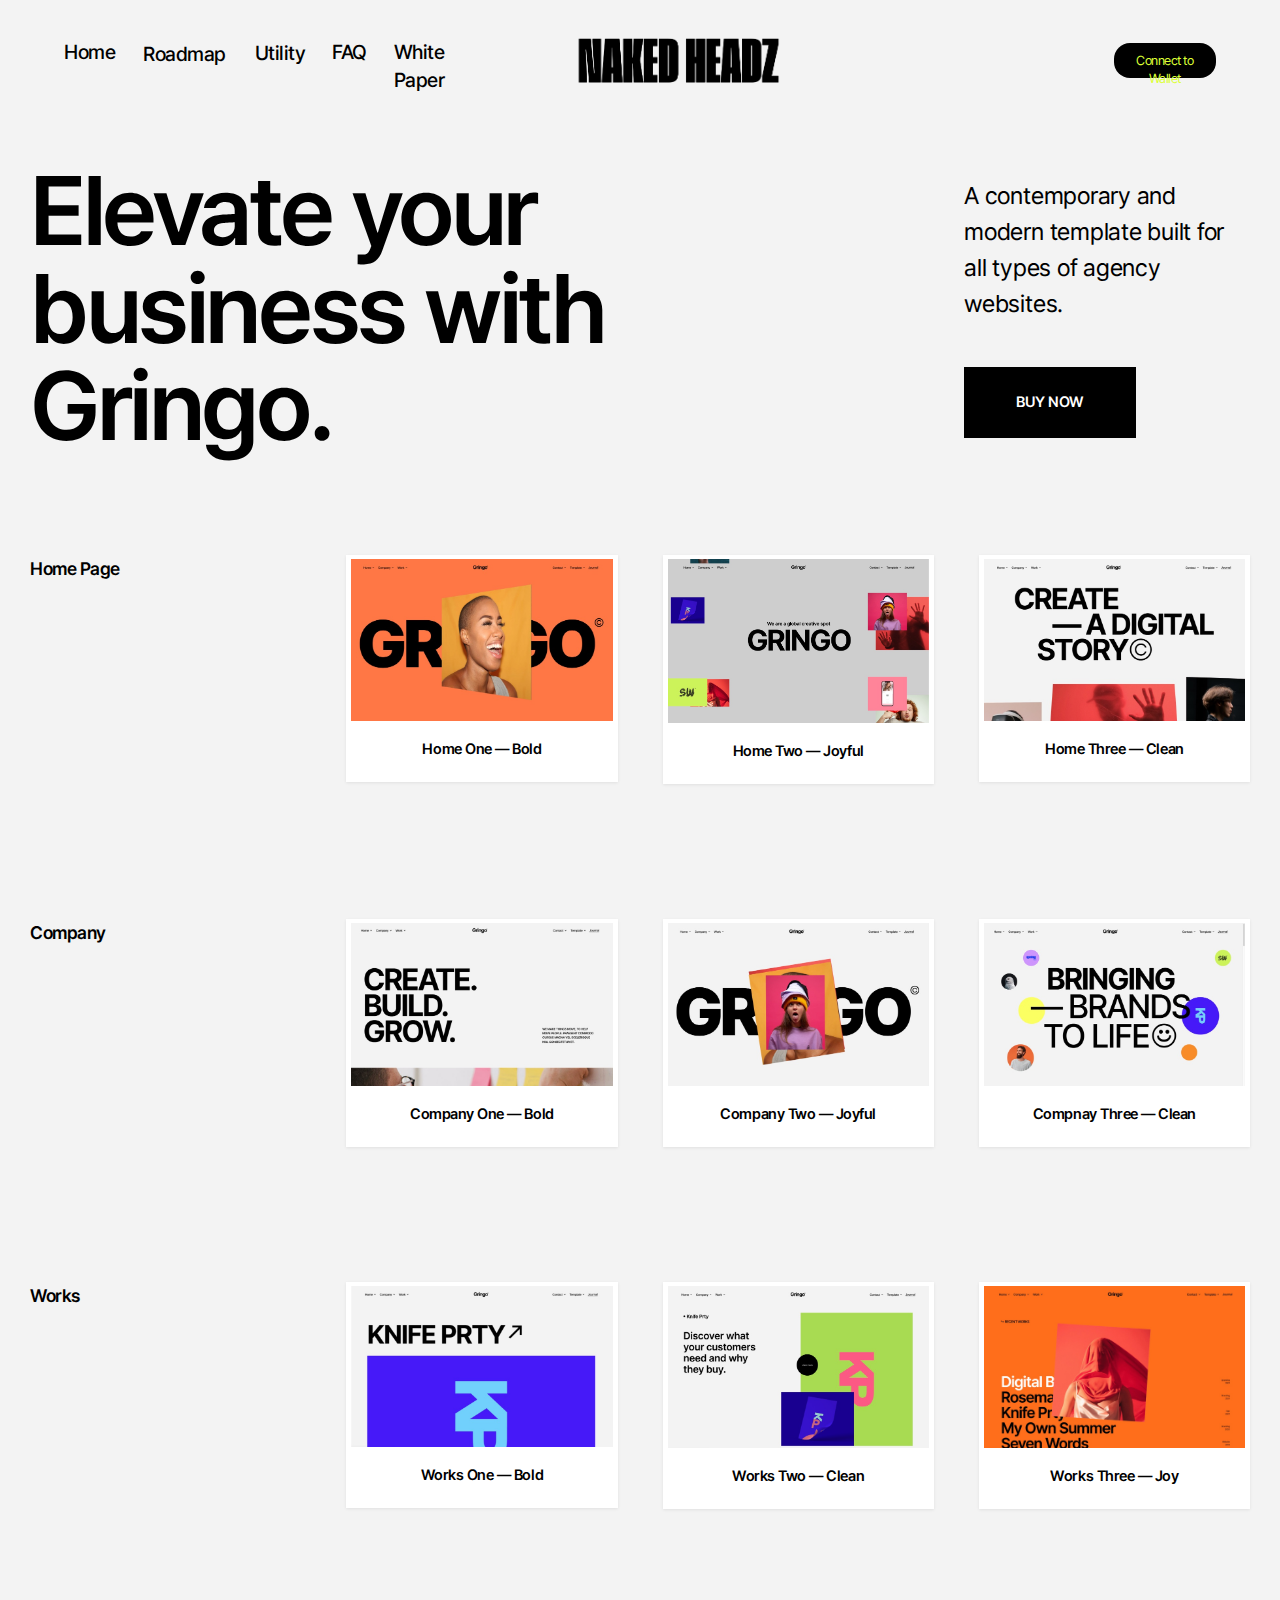
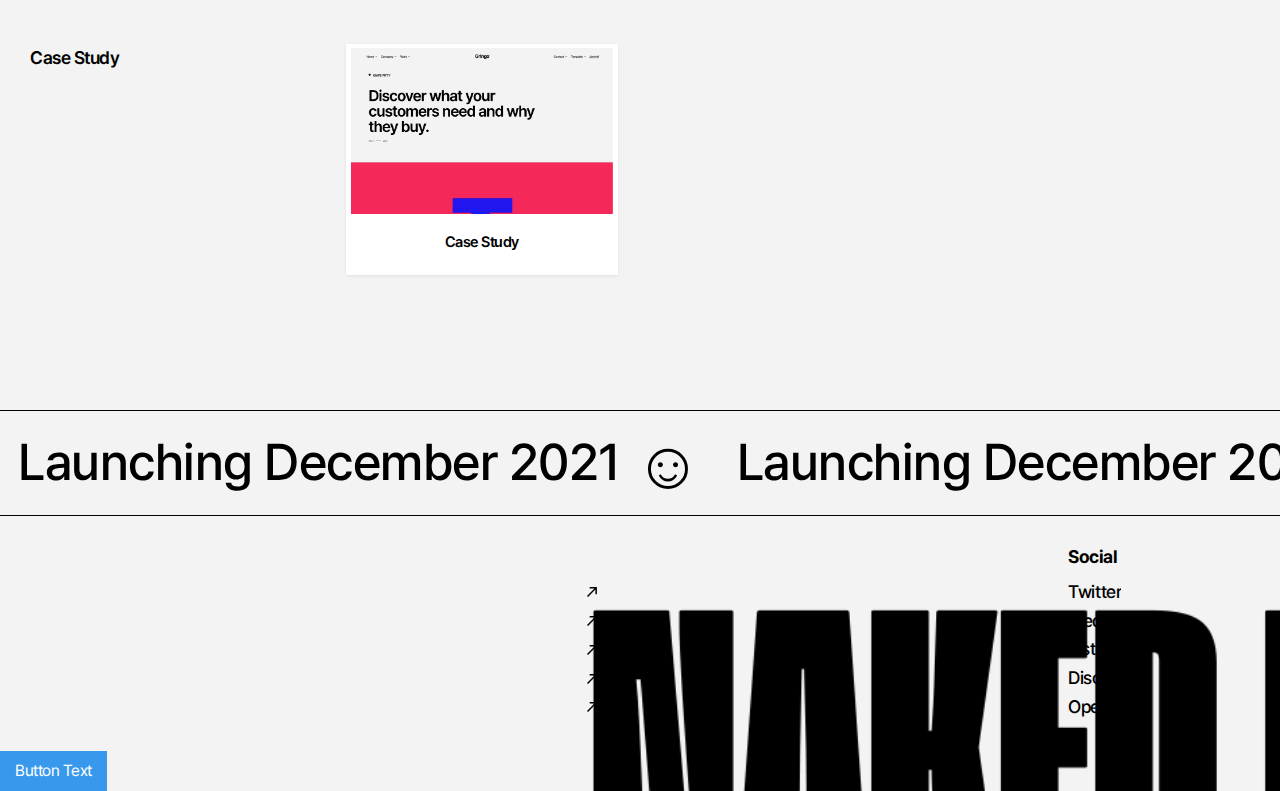
<file: index.html>
<!DOCTYPE html><!--  This site was created in Webflow. http://www.webflow.com  -->
<!--  Last Published: Tue Nov 02 2021 15:51:28 GMT+0000 (Coordinated Universal Time)  -->
<html data-wf-page="61768eacaad2aaeb2d838ec5" data-wf-site="61768eabaad2aafccd838ec0">
<head>
  <meta charset="utf-8">
  <title>Naked Headz</title>
  <meta content="Elevate your business with Gringo, a contemporary and modern template built for all types of agency websites — like digital, branding, advertisement, video production, marketing, design studios, and others. Gringo is perfect for showcasing your agency services and portfolio with powerful motion animations, a unique grid design layout, and stunning visual design." name="description">
  <meta content="Gringo - Webflow HTML website template" property="og:title">
  <meta content="Elevate your business with Gringo, a contemporary and modern template built for all types of agency websites — like digital, branding, advertisement, video production, marketing, design studios, and others. Gringo is perfect for showcasing your agency services and portfolio with powerful motion animations, a unique grid design layout, and stunning visual design." property="og:description">
  <meta content="Gringo - Webflow HTML website template" property="twitter:title">
  <meta content="Elevate your business with Gringo, a contemporary and modern template built for all types of agency websites — like digital, branding, advertisement, video production, marketing, design studios, and others. Gringo is perfect for showcasing your agency services and portfolio with powerful motion animations, a unique grid design layout, and stunning visual design." property="twitter:description">
  <meta property="og:type" content="website">
  <meta content="summary_large_image" name="twitter:card">
  <meta content="width=device-width, initial-scale=1" name="viewport">
  <meta content="Webflow" name="generator">
  <link href="css/normalize.css" rel="stylesheet" type="text/css">
  <link href="css/webflow.css" rel="stylesheet" type="text/css">
  <link href="css/nh-full-site.webflow.css" rel="stylesheet" type="text/css">
  <!-- [if lt IE 9]><script src="https://cdnjs.cloudflare.com/ajax/libs/html5shiv/3.7.3/html5shiv.min.js" type="text/javascript"></script><![endif] -->
  <script type="text/javascript">!function(o,c){var n=c.documentElement,t=" w-mod-";n.className+=t+"js",("ontouchstart"in o||o.DocumentTouch&&c instanceof DocumentTouch)&&(n.className+=t+"touch")}(window,document);</script>
  <!-- <link href="images/favicon.svg" rel="shortcut icon" type="image/x-icon">
  <link href="images/webclip.svg" rel="apple-touch-icon"> -->
  <!-- <link rel="apple-touch-icon" href="./images/favicon.svg" /> -->
  <link rel="icon" href="./images/favicon.jpg" />
  <style>
  body {-webkit-font-smoothing: antialiased; -moz-osx-font-smoothing: grayscale;}
</style>
</head>
<body>
  <div class="main-nav-wrapper">
    <div id="top" class="navigation-wrapper">
      <div class="nav-wrapper">
        <div data-animation="default" class="navbar w-nav" data-easing2="ease" data-easing="ease" data-collapse="medium" data-w-id="476db182-71a9-4b36-b817-3f635ca327ea" role="banner" data-no-scroll="1" data-duration="0" data-doc-height="1">
          <div class="container-nav w-container">
            <div class="wrap-logo">
              <a href="home.html" class="brand w-nav-brand"><img src="images/NHWEBLOGO_BLACK-copy.png" loading="lazy" sizes="(max-width: 479px) 56vw, (max-width: 991px) 199.953125px, 203.96875px" srcset="images/NHWEBLOGO_BLACK-copy-p-500.png 500w, images/NHWEBLOGO_BLACK-copy.png 949w" alt="" class="logo"></a>
              <div class="menu-button w-nav-button">
                <div data-w-id="476db182-71a9-4b36-b817-3f635ca327f1" data-animation-type="lottie" data-src="documents/9789-burger-menu-1.json" data-loop="0" data-direction="1" data-autoplay="0" data-is-ix2-target="1" data-renderer="svg" data-default-duration="3" data-duration="0" class="lottie-animation"></div>
              </div>
            </div>
            <nav role="navigation" class="nav-menu w-nav-menu">
              <a href="home.html" class="link">Home</a>
              <a href="roadmap.html" class="link-4">Roadmap</a>
              <a href="utility.html" class="link-2">Utility</a>
              <a href="https://medium.com/@nakedheadz/naked-headz-faq-8d0ab624af9a" target="_blank" class="link-5">FAQ</a>
              <a href="./Naked Headz Whitepaper 2021.pdf" class="link-5">White Paper</a>
            </nav>
            <nav role="navigation" class="nav-menu social-mobile w-nav-menu">
              <a href="https://medium.com/@nakedheadz/naked-headz-faq-8d0ab624af9a"
              title="Medium" target="_blank" rel="noreferrer" >
              <i class="fab fa-medium"></i>
              </a>
              <a href="https://twitter.com/NakedHeadz" title="Twitter" target="_blank" rel="noreferrer">
                <i class="fab fa-twitter-square"></i>
              </a>
              <a href="https://www.instagram.com/naked_headz/" title="Instagram" target="_blank" rel="noreferrer">
                <i class="fab fa-instagram"></i>
              </a>
              <a href="https://discord.gg/bnD9W9WZ" title="Discord" target="_blank" rel="noreferrer">
                <i class="fab fa-discord"></i>
              </a>
            </nav>
            <nav role="navigation" class="nav-menu last w-nav-menu">
              <a href="#" class="connect-wallet w-button">Connect to Wallet<br>‍</a>
            </nav>
            
          </div>
        </div>
      </div>
      <div class="nav-shadow"></div>
      <div class="nav-background"></div>
    </div>
  </div>
  <div class="container w-container">
    <div class="hero-template">
      <div class="w-layout-grid main-grid">
        <h1 id="w-node-_48e2251a-36de-25bd-8ee3-e2170dd784a8-2d838ec5" class="heading-large">Elevate your business with Gringo.</h1>
        <div id="w-node-_55a9d3e6-6394-6e1f-ce30-e3a9877474c4-2d838ec5" class="content-wrapper">
          <p>A contemporary and modern template built for all types of agency websites.</p>
          <a href="#" class="button w-button">buy now</a>
        </div>
      </div>
    </div>
    <div class="w-layout-grid grid-templates">
      <h2 id="w-node-_80bd20d9-36ac-81d3-b64a-5405f95ba5e5-2d838ec5" class="heading-small">Home Page</h2>
      <a id="w-node-cf6f6990-91ff-14cd-2e59-b5a65f956080-2d838ec5" href="#" class="link-templates w-inline-block">
        <div class="home-assets-wrapper"><img src="images/home-1.jpg" loading="lazy" alt="" class="content-image"></div>
        <div class="flex-center inner-padding-small">
          <div>Home One — Bold</div>
        </div>
      </a>
      <a id="w-node-a6a0bd0d-262e-4be5-52e4-6ffe7036d0bf-2d838ec5" href="home.html" class="link-templates w-inline-block">
        <div class="home-assets-wrapper"><img src="images/home-2.jpg" loading="lazy" sizes="(max-width: 479px) 85vw, (max-width: 767px) 91vw, 93vw" srcset="images/home-2-p-800.jpeg 800w, images/home-2.jpg 977w" alt="" class="content-image"></div>
        <div class="flex-center inner-padding-small">
          <div>Home Two — Joyful</div>
        </div>
      </a>
      <a id="w-node-_849b7fec-5b6b-d42a-73ad-527049c6b0c6-2d838ec5" href="#" class="link-templates w-inline-block">
        <div class="home-assets-wrapper"><img src="images/home-3.jpg" loading="lazy" sizes="(max-width: 479px) 85vw, (max-width: 879px) 91vw, 800px" srcset="images/home-3-p-500.jpeg 500w, images/home-3.jpg 800w" alt="" class="content-image"></div>
        <div class="flex-center inner-padding-small">
          <div>Home Three — Clean</div>
        </div>
      </a>
    </div>
    <div class="w-layout-grid grid-templates">
      <h2 id="w-node-_9a380d8d-2943-d873-c81f-6ae9817c04ca-2d838ec5" class="heading-small">Company</h2>
      <a id="w-node-_9a380d8d-2943-d873-c81f-6ae9817c04cc-2d838ec5" href="#" class="link-templates w-inline-block">
        <div class="home-assets-wrapper"><img src="images/Company-1.jpg" loading="lazy" sizes="(max-width: 479px) 85vw, (max-width: 879px) 91vw, 800px" srcset="images/Company-1-p-500.jpeg 500w, images/Company-1.jpg 800w" alt="" class="content-image"></div>
        <div class="flex-center inner-padding-small">
          <div>Company One — Bold</div>
        </div>
      </a>
      <a id="w-node-_9a380d8d-2943-d873-c81f-6ae9817c04d2-2d838ec5" href="utility.html" class="link-templates w-inline-block">
        <div class="home-assets-wrapper"><img src="images/Company-2.jpg" loading="lazy" sizes="(max-width: 479px) 85vw, (max-width: 879px) 91vw, 800px" srcset="images/Company-2-p-500.jpeg 500w, images/Company-2.jpg 800w" alt="" class="content-image"></div>
        <div class="flex-center inner-padding-small">
          <div>Company Two — Joyful</div>
        </div>
      </a>
      <a id="w-node-_9a380d8d-2943-d873-c81f-6ae9817c04d8-2d838ec5" href="#" class="link-templates w-inline-block">
        <div class="home-assets-wrapper"><img src="images/company-3.jpg" loading="lazy" sizes="(max-width: 479px) 85vw, (max-width: 879px) 91vw, 800px" srcset="images/company-3-p-500.jpeg 500w, images/company-3.jpg 800w" alt="" class="content-image"></div>
        <div class="flex-center inner-padding-small">
          <div>Compnay Three — Clean</div>
        </div>
      </a>
    </div>
    <div class="w-layout-grid grid-templates">
      <h2 id="w-node-_194afb35-b01c-442a-dbad-a4b08acc113a-2d838ec5" class="heading-small">Works</h2>
      <a id="w-node-_194afb35-b01c-442a-dbad-a4b08acc113c-2d838ec5" href="#" class="link-templates w-inline-block">
        <div class="home-assets-wrapper"><img src="images/works-1.jpg" loading="lazy" sizes="(max-width: 479px) 85vw, (max-width: 898px) 91vw, 818px" srcset="images/works-1-p-800.jpeg 800w, images/works-1.jpg 818w" alt="" class="content-image"></div>
        <div class="flex-center inner-padding-small">
          <div>Works One — Bold</div>
        </div>
      </a>
      <a id="w-node-_194afb35-b01c-442a-dbad-a4b08acc1142-2d838ec5" href="#" class="link-templates w-inline-block">
        <div class="home-assets-wrapper"><img src="images/works-2.jpg" loading="lazy" sizes="(max-width: 479px) 85vw, (max-width: 879px) 91vw, 800px" srcset="images/works-2-p-500.jpeg 500w, images/works-2.jpg 800w" alt="" class="content-image"></div>
        <div class="flex-center inner-padding-small">
          <div>Works Two — Clean</div>
        </div>
      </a>
      <a id="w-node-_194afb35-b01c-442a-dbad-a4b08acc1148-2d838ec5" href="roadmap.html" class="link-templates w-inline-block">
        <div class="home-assets-wrapper"><img src="images/works-3.jpg" loading="lazy" sizes="(max-width: 479px) 85vw, (max-width: 767px) 91vw, (max-width: 991px) 93vw, (max-width: 1323px) 94vw, 1244px" srcset="images/works-3-p-500.jpeg 500w, images/works-3.jpg 1244w" alt="" class="content-image"></div>
        <div class="flex-center inner-padding-small">
          <div>Works Three — Joy</div>
        </div>
      </a>
    </div>
    <div class="w-layout-grid grid-templates">
      <h2 id="w-node-_55d99255-5c0e-5c68-3f67-a108cbf0d131-2d838ec5" class="heading-small">Case Study</h2>
      <a id="w-node-_55d99255-5c0e-5c68-3f67-a108cbf0d133-2d838ec5" href="https://gringo-template.webflow.io/work/knife-prty" class="link-templates w-inline-block">
        <div class="home-assets-wrapper"><img src="images/case.jpg" loading="lazy" sizes="(max-width: 479px) 85vw, (max-width: 767px) 91vw, (max-width: 935px) 92vw, 861px" srcset="images/case-p-800.jpeg 800w, images/case.jpg 861w" alt="" class="content-image"></div>
        <div class="flex-center inner-padding-small">
          <div>Case Study</div>
        </div>
      </a>
    </div>
  </div>
  <div class="section footer wf-section">
    <div class="content-wrapper">
      <a data-w-id="0d97bdf6-d702-dd9e-a603-ff1cb5907453" href="https://twitter.com/NakedHeadz" class="link-view-all-wrapper w-inline-block">
        <div class="flex-rail">
          <div class="inner-text-scrolling">
            <div class="ascii-type">Launching December 2021</div>
            <div class="ascii-type copyright">☺︎</div>
            <div class="ascii-type">Launching December 2021</div>
            <div class="ascii-type copyright">☺︎</div>
          </div>
          <div class="inner-text-scrolling">
            <div class="ascii-type">Launching December 2021</div>
            <div class="ascii-type copyright">☺︎</div>
            <div class="ascii-type">Launching December 2021</div>
            <div class="ascii-type copyright">☺︎</div>
          </div>
          <div class="inner-text-scrolling">
            <div class="ascii-type">Launching December 2021</div>
            <div class="ascii-type copyright">☺︎</div>
            <div class="ascii-type">Launching December 2021</div>
            <div class="ascii-type copyright">☺︎</div>
          </div>
          <div class="inner-text-scrolling">
            <div class="ascii-type">Launching December 2021</div>
            <div class="ascii-type copyright">☺︎</div>
            <div class="ascii-type">Launching December 2021</div>
            <div class="ascii-type copyright">☺︎</div>
          </div>
        </div>
        <div class="flex-rail">
          <div class="inner-text-scrolling">
            <div class="ascii-type">Launching December 2021</div>
            <div class="ascii-type copyright">☺︎</div>
            <div class="ascii-type">Launching December 2021</div>
            <div class="ascii-type copyright">☺︎</div>
          </div>
          <div class="inner-text-scrolling">
            <div class="ascii-type">Launching December 2021</div>
            <div class="ascii-type copyright">☺︎</div>
            <div class="ascii-type">Launching December 2021</div>
            <div class="ascii-type copyright">☺︎</div>
          </div>
          <div class="inner-text-scrolling">
            <div class="ascii-type">Launching December 2021</div>
            <div class="ascii-type copyright">☺︎</div>
            <div class="ascii-type">Launching December 2021</div>
            <div class="ascii-type copyright">☺︎</div>
          </div>
          <div class="inner-text-scrolling">
            <div class="ascii-type">Launching December 2021</div>
            <div class="ascii-type copyright">☺︎</div>
            <div class="ascii-type">Launching December 2021</div>
            <div class="ascii-type copyright">☺︎</div>
          </div>
        </div>
      </a>
    </div>
    <div class="container inner-padding-large w-container">
      <div class="w-layout-grid main-grid">
        <a id="w-node-dcc1455a-6ff1-af51-326e-072817ef2980-c27ac3f8" href="#" class="link-content w-inline-block"><img src="images/NHWEBLOGO_BLACK-copy.png" loading="lazy" sizes="(max-width: 479px) 14vw, (max-width: 767px) 20vw, (max-width: 991px) 21vw, 100vw" srcset="images/NHWEBLOGO_BLACK-copy-p-500.png 500w, images/NHWEBLOGO_BLACK-copy.png 949w" alt="" class="image-logo-footer"></a>
        <div id="w-node-_4c3d4896-022f-ee5e-98fa-1525dea47dc2-c27ac3f8" class="inner-footer-nav">
          <a href="#" class="inline-link w-inline-block">
            <div class="hover-underline"></div>
          </a>
          <a href="#" class="inline-link w-inline-block">
            <div class="hover-underline"></div>
          </a>
          <a href="#" class="inline-link w-inline-block">
            <div class="hover-underline"></div>
          </a>
        </div>
        <div id="w-node-e7d669f4-a2a3-7c4c-3d5f-d2c82fbec864-c27ac3f8" class="inner-footer-nav">
          <div class="heading-small footer">Social</div>
          <a href="https://twitter.com/NakedHeadz" target="_blank" class="inline-link w-inline-block">
            <div class="flex-horizontal">
              <div>Twitter</div><img src="images/Arrow-cta.svg" loading="lazy" alt="" class="arrow">
            </div>
            <div class="hover-underline"></div>
          </a>
          <a href="https://medium.com/@nakedheadz" target="_blank" class="inline-link w-inline-block">
            <div class="flex-horizontal">
              <div>Medium</div><img src="images/Arrow-cta.svg" loading="lazy" alt="" class="arrow">
            </div>
            <div class="hover-underline"></div>
          </a>
          <a href="https://www.instagram.com/naked_headz/" target="_blank" class="inline-link w-inline-block">
            <div class="flex-horizontal">
              <div>Instagram</div><img src="images/Arrow-cta.svg" loading="lazy" alt="" class="arrow">
            </div>
            <div class="hover-underline"></div>
          </a>
          <a href="https://discord.com/invite/bnD9W9WZ" target="_blank" class="inline-link w-inline-block">
            <div class="flex-horizontal">
              <div>Discord</div><img src="images/Arrow-cta.svg" loading="lazy" alt="" class="arrow">
            </div>
            <div class="hover-underline"></div>
          </a>
          <a href="https://opensea.io/" target="_blank" class="inline-link w-inline-block">
            <div class="flex-horizontal">
              <div>Opensea</div><img src="images/Arrow-cta.svg" loading="lazy" alt="" class="arrow">
            </div>
            <div class="hover-underline"></div>
          </a>
        </div>
        <div id="w-node-daceed6c-a540-1d6b-ca31-747e568b173f-c27ac3f8" class="center-wrapper"></div>
      </div>
    </div>
  </div>
  <a href="#" class="w-button">Button Text</a>
  <script src="https://d3e54v103j8qbb.cloudfront.net/js/jquery-3.5.1.min.dc5e7f18c8.js?site=61768eabaad2aafccd838ec0" type="text/javascript" integrity="sha256-9/aliU8dGd2tb6OSsuzixeV4y/faTqgFtohetphbbj0=" crossorigin="anonymous"></script>
  <script src="js/webflow.js" type="text/javascript"></script>
  <script src="js/FontAwesomeKit.js" type="text/javascript"></script>
  <!-- [if lte IE 9]><script src="https://cdnjs.cloudflare.com/ajax/libs/placeholders/3.0.2/placeholders.min.js"></script><![endif] -->
</body>
</html>
</file>
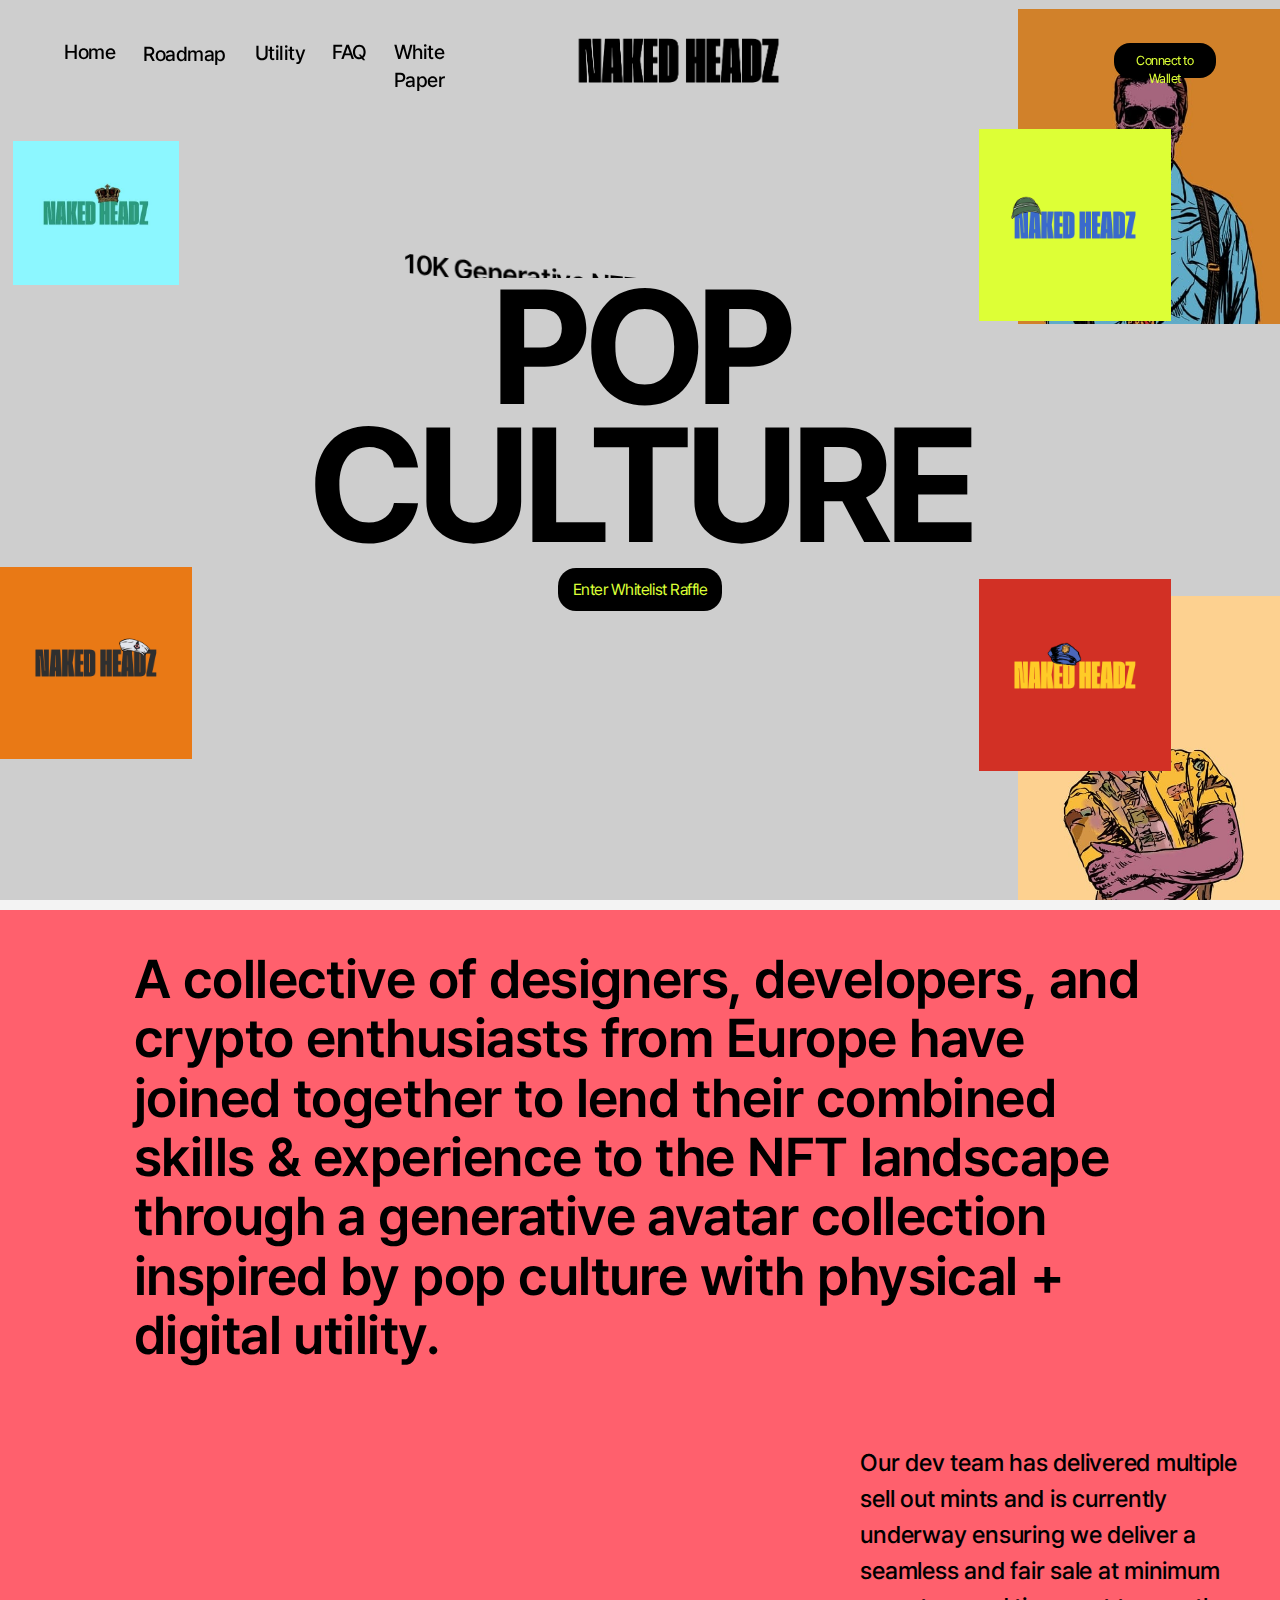
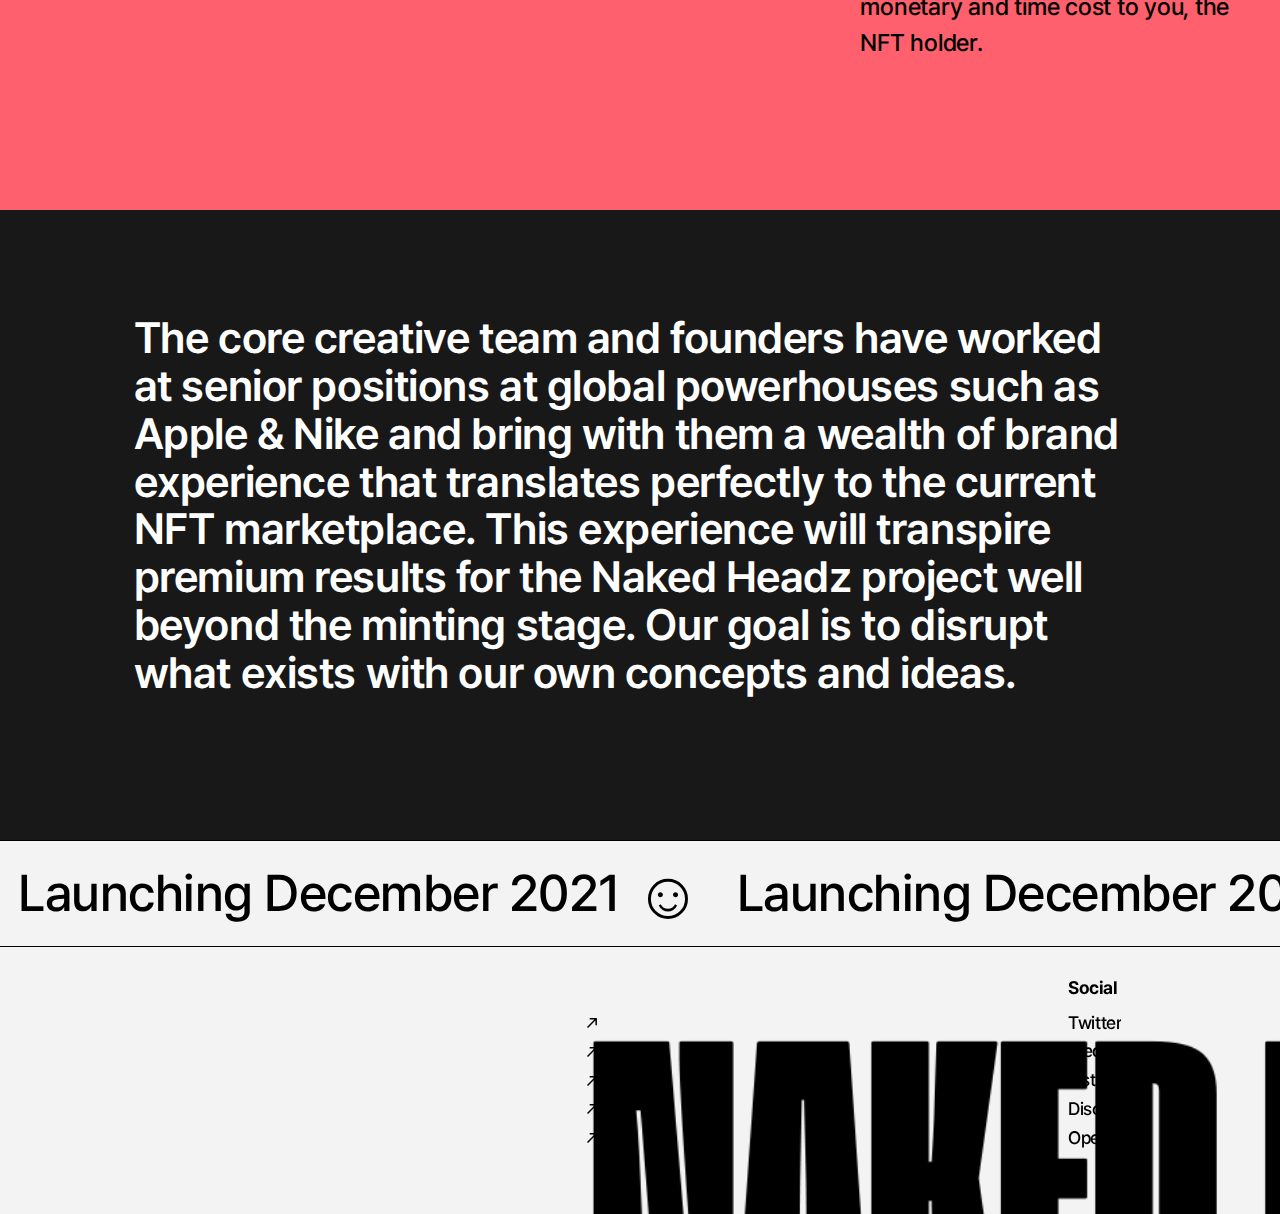
<file: home.html>
<!DOCTYPE html><!--  This site was created in Webflow. http://www.webflow.com  -->
<!--  Last Published: Tue Nov 02 2021 15:51:28 GMT+0000 (Coordinated Universal Time)  -->
<html data-wf-page="61768eacaad2aa28fa838eea" data-wf-site="61768eabaad2aafccd838ec0">
<head>
  <meta charset="utf-8">
  <title>Naked Headz</title>
  <meta content="Elevate your business with Gringo, a contemporary and modern template built for all types of agency websites — like digital, branding, advertisement, video production, marketing, design studios, and others. Gringo is perfect for showcasing your agency services and portfolio with powerful motion animations, a unique grid design layout, and stunning visual design." name="description">
  <meta content="Gringo - Webflow HTML website template" property="og:title">
  <meta content="Elevate your business with Gringo, a contemporary and modern template built for all types of agency websites — like digital, branding, advertisement, video production, marketing, design studios, and others. Gringo is perfect for showcasing your agency services and portfolio with powerful motion animations, a unique grid design layout, and stunning visual design." property="og:description">
  <meta content="Gringo - Webflow HTML website template" property="twitter:title">
  <meta content="Elevate your business with Gringo, a contemporary and modern template built for all types of agency websites — like digital, branding, advertisement, video production, marketing, design studios, and others. Gringo is perfect for showcasing your agency services and portfolio with powerful motion animations, a unique grid design layout, and stunning visual design." property="twitter:description">
  <meta property="og:type" content="website">
  <meta content="summary_large_image" name="twitter:card">
  <meta content="width=device-width, initial-scale=1" name="viewport">
  <meta content="Webflow" name="generator">
  <link href="css/normalize.css" rel="stylesheet" type="text/css">
  <link href="css/webflow.css" rel="stylesheet" type="text/css">
  <link href="css/nh-full-site.webflow.css" rel="stylesheet" type="text/css">
  <!-- [if lt IE 9]><script src="https://cdnjs.cloudflare.com/ajax/libs/html5shiv/3.7.3/html5shiv.min.js" type="text/javascript"></script><![endif] -->
  <script type="text/javascript">!function(o,c){var n=c.documentElement,t=" w-mod-";n.className+=t+"js",("ontouchstart"in o||o.DocumentTouch&&c instanceof DocumentTouch)&&(n.className+=t+"touch")}(window,document);</script>
  <!-- <link rel="apple-touch-icon" href="./images/favicon.svg" /> -->
  <link rel="icon" href="./images/favicon.jpg" />
  <style>
  body {-webkit-font-smoothing: antialiased; -moz-osx-font-smoothing: grayscale;}
</style>
</head>
<body>
  <div class="preloader">
    <div class="loader-bar">
      <div class="loader-bar-fill"></div>
    </div>
  </div>
  <div class="main-nav-wrapper">
    <div id="top" class="navigation-wrapper">
      <div class="nav-wrapper">
        <div data-animation="default" class="navbar w-nav" data-easing2="ease" data-easing="ease" data-collapse="medium" data-w-id="476db182-71a9-4b36-b817-3f635ca327ea" role="banner" data-no-scroll="1" data-duration="0" data-doc-height="1">
          <div class="container-nav w-container">
            <div class="wrap-logo">
              <a href="home.html" aria-current="page" class="brand w-nav-brand w--current"><img src="images/NHWEBLOGO_BLACK-copy.png" loading="lazy" sizes="(max-width: 479px) 56vw, (max-width: 991px) 199.953125px, 203.96875px" srcset="images/NHWEBLOGO_BLACK-copy-p-500.png 500w, images/NHWEBLOGO_BLACK-copy.png 949w" alt="" class="logo"></a>
              <div class="menu-button w-nav-button">
                <div data-w-id="476db182-71a9-4b36-b817-3f635ca327f1" data-animation-type="lottie" data-src="documents/9789-burger-menu-1.json" data-loop="0" data-direction="1" data-autoplay="0" data-is-ix2-target="1" data-renderer="svg" data-default-duration="3" data-duration="0" class="lottie-animation"></div>
              </div>
            </div>
            <nav role="navigation" class="nav-menu w-nav-menu">
              <a href="home.html" aria-current="page" class="link w--current">Home</a>
              <a href="roadmap.html" class="link-4">Roadmap</a>
              <a href="utility.html" class="link-2">Utility</a>
              <a href="https://medium.com/@nakedheadz/naked-headz-faq-8d0ab624af9a" target="_blank" class="link-5">FAQ</a>
              <a href="./Naked Headz Whitepaper 2021.pdf" class="link-5">White Paper</a>
            </nav>
            <nav role="navigation" class="nav-menu social-mobile w-nav-menu">
              <a href="https://medium.com/@nakedheadz/naked-headz-faq-8d0ab624af9a"
              title="Medium" target="_blank" rel="noreferrer" >
              <i class="fab fa-medium"></i>
              </a>
              <a href="https://twitter.com/NakedHeadz" title="Twitter" target="_blank" rel="noreferrer">
                <i class="fab fa-twitter-square"></i>
              </a>
              <a href="https://www.instagram.com/naked_headz/" title="Instagram" target="_blank" rel="noreferrer">
                <i class="fab fa-instagram"></i>
              </a>
              <a href="https://discord.gg/bnD9W9WZ" title="Discord" target="_blank" rel="noreferrer">
                <i class="fab fa-discord"></i>
              </a>
            </nav>
            <nav role="navigation" class="nav-menu last w-nav-menu">
              <a href="#" class="connect-wallet w-button">Connect to Wallet<br>‍</a>
            </nav>
          </div>
        </div>
      </div>
      <div class="nav-shadow"></div>
      <div class="nav-background"></div>
    </div>
  </div>
  <div data-w-id="0b2e7b8b-4f26-8b3e-a14a-d633eccd6360" class="section wf-section">
    <div class="w-layout-grid main-grid hero">
      <div id="w-node-c0e9b37f-a19d-a352-d803-6525452ede66-fa838eea" class="background-shadow"></div>
      <div id="w-node-_0b2e7b8b-4f26-8b3e-a14a-d633eccd6362-fa838eea" class="overflow-wrapper flex-vertical">
        <div style="-webkit-transform:translate3d(0, -100%, 0) scale3d(1, 1, 1) rotateX(0) rotateY(0) rotateZ(0) skew(0, 0);-moz-transform:translate3d(0, -100%, 0) scale3d(1, 1, 1) rotateX(0) rotateY(0) rotateZ(0) skew(0, 0);-ms-transform:translate3d(0, -100%, 0) scale3d(1, 1, 1) rotateX(0) rotateY(0) rotateZ(0) skew(0, 0);transform:translate3d(0, -100%, 0) scale3d(1, 1, 1) rotateX(0) rotateY(0) rotateZ(0) skew(0, 0)" class="hero-vertical-reverse">
          <div class="hero-image-frame"><img src="images/Wallstreet.jpg" loading="lazy" sizes="(max-width: 479px) 234.875px, (max-width: 991px) 355.828125px, 100vw" srcset="images/Wallstreet-p-500.jpeg 500w, images/Wallstreet-p-800.jpeg 800w, images/Wallstreet-p-1080.jpeg 1080w, images/Wallstreet-p-1600.jpeg 1600w, images/Wallstreet-p-2000.jpeg 2000w, images/Wallstreet.jpg 2480w" alt="" class="content-image"></div>
          <div class="hero-image-frame"><img src="images/Ripley.jpg" loading="lazy" sizes="(max-width: 479px) 234.875px, (max-width: 991px) 355.828125px, 100vw" srcset="images/Ripley-p-500.jpeg 500w, images/Ripley-p-800.jpeg 800w, images/Ripley-p-1080.jpeg 1080w, images/Ripley-p-1600.jpeg 1600w, images/Ripley-p-2000.jpeg 2000w, images/Ripley.jpg 2480w" alt="" class="content-image"></div>
          <div class="hero-image-frame"><img src="images/Gianni_website.jpg" loading="lazy" sizes="(max-width: 479px) 234.875px, (max-width: 991px) 355.828125px, 100vw" srcset="images/Gianni_website-p-500.jpeg 500w, images/Gianni_website-p-800.jpeg 800w, images/Gianni_website.jpg 1000w" alt="" class="content-image"></div>
        </div>
        <div style="-webkit-transform:translate3d(0, -100%, 0) scale3d(1, 1, 1) rotateX(0) rotateY(0) rotateZ(0) skew(0, 0);-moz-transform:translate3d(0, -100%, 0) scale3d(1, 1, 1) rotateX(0) rotateY(0) rotateZ(0) skew(0, 0);-ms-transform:translate3d(0, -100%, 0) scale3d(1, 1, 1) rotateX(0) rotateY(0) rotateZ(0) skew(0, 0);transform:translate3d(0, -100%, 0) scale3d(1, 1, 1) rotateX(0) rotateY(0) rotateZ(0) skew(0, 0)" class="hero-vertical-reverse">
          <div class="hero-image-frame"></div>
          <div class="hero-image-frame"></div>
          <div class="hero-image-frame"></div>
        </div>
      </div>
      <div id="w-node-_0b2e7b8b-4f26-8b3e-a14a-d633eccd636d-fa838eea" class="overflow-wrapper flex-vertical">
        <div class="hero-vertical-up">
          <div class="hero-image-frame small"><img src="images/NHLogo_v3.jpg" loading="lazy" sizes="(max-width: 479px) 51.5625px, (max-width: 767px) 14vw, (max-width: 991px) 17vw, 363.515625px" srcset="images/NHLogo_v3-p-500.jpeg 500w, images/NHLogo_v3-p-800.jpeg 800w, images/NHLogo_v3.jpg 1000w" alt="" class="content-image"></div>
          <div class="hero-image-frame"><img src="images/NHLogo_v2.jpg" loading="lazy" sizes="(max-width: 479px) 61.125px, (max-width: 767px) 16vw, (max-width: 991px) 19vw, 100vw" srcset="images/NHLogo_v2-p-500.jpeg 500w, images/NHLogo_v2-p-800.jpeg 800w, images/NHLogo_v2.jpg 1000w" alt="" class="content-image"></div>
        </div>
        <div class="hero-vertical-up">
          <div class="hero-image-frame small"></div>
          <div class="hero-image-frame"></div>
        </div>
      </div>
      <div id="w-node-_0b2e7b8b-4f26-8b3e-a14a-d633eccd6378-fa838eea" class="overflow-wrapper flex-vertical edges">
        <div style="-webkit-transform:translate3d(0, -100%, 0) scale3d(1, 1, 1) rotateX(0) rotateY(0) rotateZ(0) skew(0, 0);-moz-transform:translate3d(0, -100%, 0) scale3d(1, 1, 1) rotateX(0) rotateY(0) rotateZ(0) skew(0, 0);-ms-transform:translate3d(0, -100%, 0) scale3d(1, 1, 1) rotateX(0) rotateY(0) rotateZ(0) skew(0, 0);transform:translate3d(0, -100%, 0) scale3d(1, 1, 1) rotateX(0) rotateY(0) rotateZ(0) skew(0, 0)" class="hero-vertical-reverse">
          <div class="hero-image-frame medium"><img src="images/Gianni.jpg" loading="lazy" sizes="(max-width: 479px) 14.765625px, (max-width: 767px) 13vw, (max-width: 991px) 16vw, 263.515625px" srcset="images/Gianni-p-500.jpeg 500w, images/Gianni-p-800.jpeg 800w, images/Gianni-p-1080.jpeg 1080w, images/Gianni-p-1600.jpeg 1600w, images/Gianni-p-2000.jpeg 2000w, images/Gianni.jpg 2480w" alt="" class="content-image"></div>
          <div class="hero-image-frame"><img src="images/Nurse-.jpg" loading="lazy" sizes="(max-width: 479px) 14.765625px, (max-width: 767px) 13vw, (max-width: 991px) 16vw, 263.515625px" srcset="images/Nurse--p-500.jpeg 500w, images/Nurse--p-800.jpeg 800w, images/Nurse--p-1080.jpeg 1080w, images/Nurse--p-1600.jpeg 1600w, images/Nurse--p-2000.jpeg 2000w, images/Nurse-.jpg 2480w" alt="" class="content-image"></div>
          <div class="hero-image-frame"><img src="images/Terminator.jpg" loading="lazy" sizes="(max-width: 479px) 14.765625px, (max-width: 767px) 13vw, (max-width: 991px) 16vw, 263.515625px" srcset="images/Terminator-p-500.jpeg 500w, images/Terminator-p-800.jpeg 800w, images/Terminator-p-1080.jpeg 1080w, images/Terminator-p-1600.jpeg 1600w, images/Terminator-p-2000.jpeg 2000w, images/Terminator.jpg 2480w" alt="" class="content-image"></div>
        </div>
        <div style="-webkit-transform:translate3d(0, -100%, 0) scale3d(1, 1, 1) rotateX(0) rotateY(0) rotateZ(0) skew(0, 0);-moz-transform:translate3d(0, -100%, 0) scale3d(1, 1, 1) rotateX(0) rotateY(0) rotateZ(0) skew(0, 0);-ms-transform:translate3d(0, -100%, 0) scale3d(1, 1, 1) rotateX(0) rotateY(0) rotateZ(0) skew(0, 0);transform:translate3d(0, -100%, 0) scale3d(1, 1, 1) rotateX(0) rotateY(0) rotateZ(0) skew(0, 0)" class="hero-vertical-reverse">
          <div class="hero-image-frame medium"><img src="images/Gecko_website.jpg" loading="lazy" sizes="(max-width: 479px) 14.765625px, (max-width: 767px) 13vw, (max-width: 991px) 16vw, 263.515625px" srcset="images/Gecko_website-p-500.jpeg 500w, images/Gecko_website-p-800.jpeg 800w, images/Gecko_website.jpg 1000w" alt="" class="content-image"></div>
          <div class="hero-image-frame"><img src="images/Gianni.jpg" loading="lazy" sizes="(max-width: 479px) 14.765625px, (max-width: 767px) 13vw, (max-width: 991px) 16vw, 263.515625px" srcset="images/Gianni-p-500.jpeg 500w, images/Gianni-p-800.jpeg 800w, images/Gianni-p-1080.jpeg 1080w, images/Gianni-p-1600.jpeg 1600w, images/Gianni-p-2000.jpeg 2000w, images/Gianni.jpg 2480w" alt="" class="content-image"></div>
          <div class="hero-image-frame"><img src="images/Thekids.jpg" loading="lazy" sizes="(max-width: 479px) 14.765625px, (max-width: 767px) 13vw, (max-width: 991px) 16vw, 263.515625px" srcset="images/Thekids-p-500.jpeg 500w, images/Thekids-p-800.jpeg 800w, images/Thekids-p-1080.jpeg 1080w, images/Thekids-p-1600.jpeg 1600w, images/Thekids-p-2000.jpeg 2000w, images/Thekids.jpg 2480w" alt="" class="content-image"></div>
        </div>
      </div>
      <div id="w-node-_0b2e7b8b-4f26-8b3e-a14a-d633eccd6383-fa838eea" class="overflow-wrapper flex-vertical">
        <div class="hero-vertical-up">
          <div class="hero-image-frame"><img src="images/NHLogo_v1-copy.jpg" loading="lazy" sizes="(max-width: 479px) 61.125px, (max-width: 767px) 16vw, (max-width: 991px) 19vw, 100vw" srcset="images/NHLogo_v1-copy-p-500.jpeg 500w, images/NHLogo_v1-copy-p-800.jpeg 800w, images/NHLogo_v1-copy.jpg 1000w" alt="" class="content-image"></div>
          <div class="hero-image-frame"><img src="images/NHLogos_v4.jpg" loading="lazy" sizes="(max-width: 479px) 61.125px, (max-width: 767px) 16vw, (max-width: 991px) 19vw, 100vw" srcset="images/NHLogos_v4-p-500.jpeg 500w, images/NHLogos_v4-p-800.jpeg 800w, images/NHLogos_v4.jpg 1000w" alt="" class="content-image"></div>
        </div>
        <div class="hero-vertical-up">
          <div class="hero-image-frame"></div>
          <div class="hero-image-frame"></div>
        </div>
      </div>
      <div id="w-node-_0b2e7b8b-4f26-8b3e-a14a-d633eccd638e-fa838eea" class="center-wrapper padding-bottom-medium">
        <div class="overflow-wrapper">
          <h1 data-w-id="0b2e7b8b-4f26-8b3e-a14a-d633eccd6390" style="-webkit-transform:translate3d(0, 100%, 0) scale3d(1, 1, 1) rotateX(0) rotateY(0) rotateZ(0) skew(0, 6deg);-moz-transform:translate3d(0, 100%, 0) scale3d(1, 1, 1) rotateX(0) rotateY(0) rotateZ(0) skew(0, 6deg);-ms-transform:translate3d(0, 100%, 0) scale3d(1, 1, 1) rotateX(0) rotateY(0) rotateZ(0) skew(0, 6deg);transform:translate3d(0, 100%, 0) scale3d(1, 1, 1) rotateX(0) rotateY(0) rotateZ(0) skew(0, 6deg)" class="heading-regular">10K Generative NFT Avatars Inspired By<br></h1>
        </div>
        <div class="big-heading-wrapper">
          <h1 class="heading-xlarge hero-size">pop culture</h1>
        </div>
        <a href="#" class="button-2 w-button">Enter Whitelist Raffle</a>
      </div>
    </div>
    <div class="large-section">
      <div class="container w-container">
        <div class="w-layout-grid main-grid">
          <p id="w-node-a28c920b-0246-ab67-5108-7af844374a1d-fa838eea" class="main-paragraph text-large">A collective of designers, developers, and crypto enthusiasts from Europe have joined together to lend their combined skills &amp; experience to the NFT landscape through a generative avatar collection inspired by pop culture with physical + digital utility.</p>
          <div id="w-node-a28c920b-0246-ab67-5108-7af844374a21-fa838eea" class="content-wrapper inner-padding-medium">
            <p data-w-id="a28c920b-0246-ab67-5108-7af844374a22" class="main-paragraph">Our dev team has delivered multiple sell out mints and is currently underway ensuring we deliver a seamless and fair sale at minimum monetary and time cost to you, the NFT holder.</p>
          </div>
        </div>
      </div>
    </div>
    <div class="large-section black-bg">
      <div class="container w-container">
        <div class="w-layout-grid main-grid">
          <p id="w-node-_55abd1c1-180e-8557-2efa-e2598a1b979b-fa838eea" data-w-id="55abd1c1-180e-8557-2efa-e2598a1b979b" class="main-paragraph text-large text-white">The core creative team and founders have worked at senior positions at global powerhouses such as Apple &amp; Nike and bring with them a wealth of brand experience that translates perfectly to the current NFT marketplace. This experience will transpire premium results for the Naked Headz project well beyond the minting stage. Our goal is to disrupt what exists with our own concepts and ideas.</p>
          <div id="w-node-_55abd1c1-180e-8557-2efa-e2598a1b979f-fa838eea" class="content-wrapper inner-padding-medium"></div>
        </div>
      </div>
    </div>
  </div>
  <div class="section footer wf-section">
    <div class="content-wrapper">
      <a data-w-id="0d97bdf6-d702-dd9e-a603-ff1cb5907453" href="https://twitter.com/NakedHeadz" class="link-view-all-wrapper w-inline-block">
        <div class="flex-rail">
          <div class="inner-text-scrolling">
            <div class="ascii-type">Launching December 2021</div>
            <div class="ascii-type copyright">☺︎</div>
            <div class="ascii-type">Launching December 2021</div>
            <div class="ascii-type copyright">☺︎</div>
          </div>
          <div class="inner-text-scrolling">
            <div class="ascii-type">Launching December 2021</div>
            <div class="ascii-type copyright">☺︎</div>
            <div class="ascii-type">Launching December 2021</div>
            <div class="ascii-type copyright">☺︎</div>
          </div>
          <div class="inner-text-scrolling">
            <div class="ascii-type">Launching December 2021</div>
            <div class="ascii-type copyright">☺︎</div>
            <div class="ascii-type">Launching December 2021</div>
            <div class="ascii-type copyright">☺︎</div>
          </div>
          <div class="inner-text-scrolling">
            <div class="ascii-type">Launching December 2021</div>
            <div class="ascii-type copyright">☺︎</div>
            <div class="ascii-type">Launching December 2021</div>
            <div class="ascii-type copyright">☺︎</div>
          </div>
        </div>
        <div class="flex-rail">
          <div class="inner-text-scrolling">
            <div class="ascii-type">Launching December 2021</div>
            <div class="ascii-type copyright">☺︎</div>
            <div class="ascii-type">Launching December 2021</div>
            <div class="ascii-type copyright">☺︎</div>
          </div>
          <div class="inner-text-scrolling">
            <div class="ascii-type">Launching December 2021</div>
            <div class="ascii-type copyright">☺︎</div>
            <div class="ascii-type">Launching December 2021</div>
            <div class="ascii-type copyright">☺︎</div>
          </div>
          <div class="inner-text-scrolling">
            <div class="ascii-type">Launching December 2021</div>
            <div class="ascii-type copyright">☺︎</div>
            <div class="ascii-type">Launching December 2021</div>
            <div class="ascii-type copyright">☺︎</div>
          </div>
          <div class="inner-text-scrolling">
            <div class="ascii-type">Launching December 2021</div>
            <div class="ascii-type copyright">☺︎</div>
            <div class="ascii-type">Launching December 2021</div>
            <div class="ascii-type copyright">☺︎</div>
          </div>
        </div>
      </a>
    </div>
    <div class="container inner-padding-large w-container">
      <div class="w-layout-grid main-grid">
        <a id="w-node-dcc1455a-6ff1-af51-326e-072817ef2980-c27ac3f8" href="#" class="link-content w-inline-block"><img src="images/NHWEBLOGO_BLACK-copy.png" loading="lazy" sizes="(max-width: 479px) 14vw, (max-width: 767px) 20vw, (max-width: 991px) 21vw, 100vw" srcset="images/NHWEBLOGO_BLACK-copy-p-500.png 500w, images/NHWEBLOGO_BLACK-copy.png 949w" alt="" class="image-logo-footer"></a>
        <div id="w-node-_4c3d4896-022f-ee5e-98fa-1525dea47dc2-c27ac3f8" class="inner-footer-nav">
          <a href="#" class="inline-link w-inline-block">
            <div class="hover-underline"></div>
          </a>
          <a href="#" class="inline-link w-inline-block">
            <div class="hover-underline"></div>
          </a>
          <a href="#" class="inline-link w-inline-block">
            <div class="hover-underline"></div>
          </a>
        </div>
        <div id="w-node-e7d669f4-a2a3-7c4c-3d5f-d2c82fbec864-c27ac3f8" class="inner-footer-nav">
          <div class="heading-small footer">Social</div>
          <a href="https://twitter.com/NakedHeadz" target="_blank" class="inline-link w-inline-block">
            <div class="flex-horizontal">
              <div>Twitter</div><img src="images/Arrow-cta.svg" loading="lazy" alt="" class="arrow">
            </div>
            <div class="hover-underline"></div>
          </a>
          <a href="https://medium.com/@nakedheadz" target="_blank" class="inline-link w-inline-block">
            <div class="flex-horizontal">
              <div>Medium</div><img src="images/Arrow-cta.svg" loading="lazy" alt="" class="arrow">
            </div>
            <div class="hover-underline"></div>
          </a>
          <a href="https://www.instagram.com/naked_headz/" target="_blank" class="inline-link w-inline-block">
            <div class="flex-horizontal">
              <div>Instagram</div><img src="images/Arrow-cta.svg" loading="lazy" alt="" class="arrow">
            </div>
            <div class="hover-underline"></div>
          </a>
          <a href="https://discord.com/invite/bnD9W9WZ" target="_blank" class="inline-link w-inline-block">
            <div class="flex-horizontal">
              <div>Discord</div><img src="images/Arrow-cta.svg" loading="lazy" alt="" class="arrow">
            </div>
            <div class="hover-underline"></div>
          </a>
          <a href="https://opensea.io/" target="_blank" class="inline-link w-inline-block">
            <div class="flex-horizontal">
              <div>Opensea</div><img src="images/Arrow-cta.svg" loading="lazy" alt="" class="arrow">
            </div>
            <div class="hover-underline"></div>
          </a>
        </div>
        <div id="w-node-daceed6c-a540-1d6b-ca31-747e568b173f-c27ac3f8" class="center-wrapper"></div>
      </div>
    </div>
  </div>
  <script src="https://d3e54v103j8qbb.cloudfront.net/js/jquery-3.5.1.min.dc5e7f18c8.js?site=61768eabaad2aafccd838ec0" type="text/javascript" integrity="sha256-9/aliU8dGd2tb6OSsuzixeV4y/faTqgFtohetphbbj0=" crossorigin="anonymous"></script>
  <script src="js/webflow.js" type="text/javascript"></script>
  <script src="js/FontAwesomeKit.js" type="text/javascript"></script>
  <!-- [if lte IE 9]><script src="https://cdnjs.cloudflare.com/ajax/libs/placeholders/3.0.2/placeholders.min.js"></script><![endif] -->
</body>
</html>
</file>
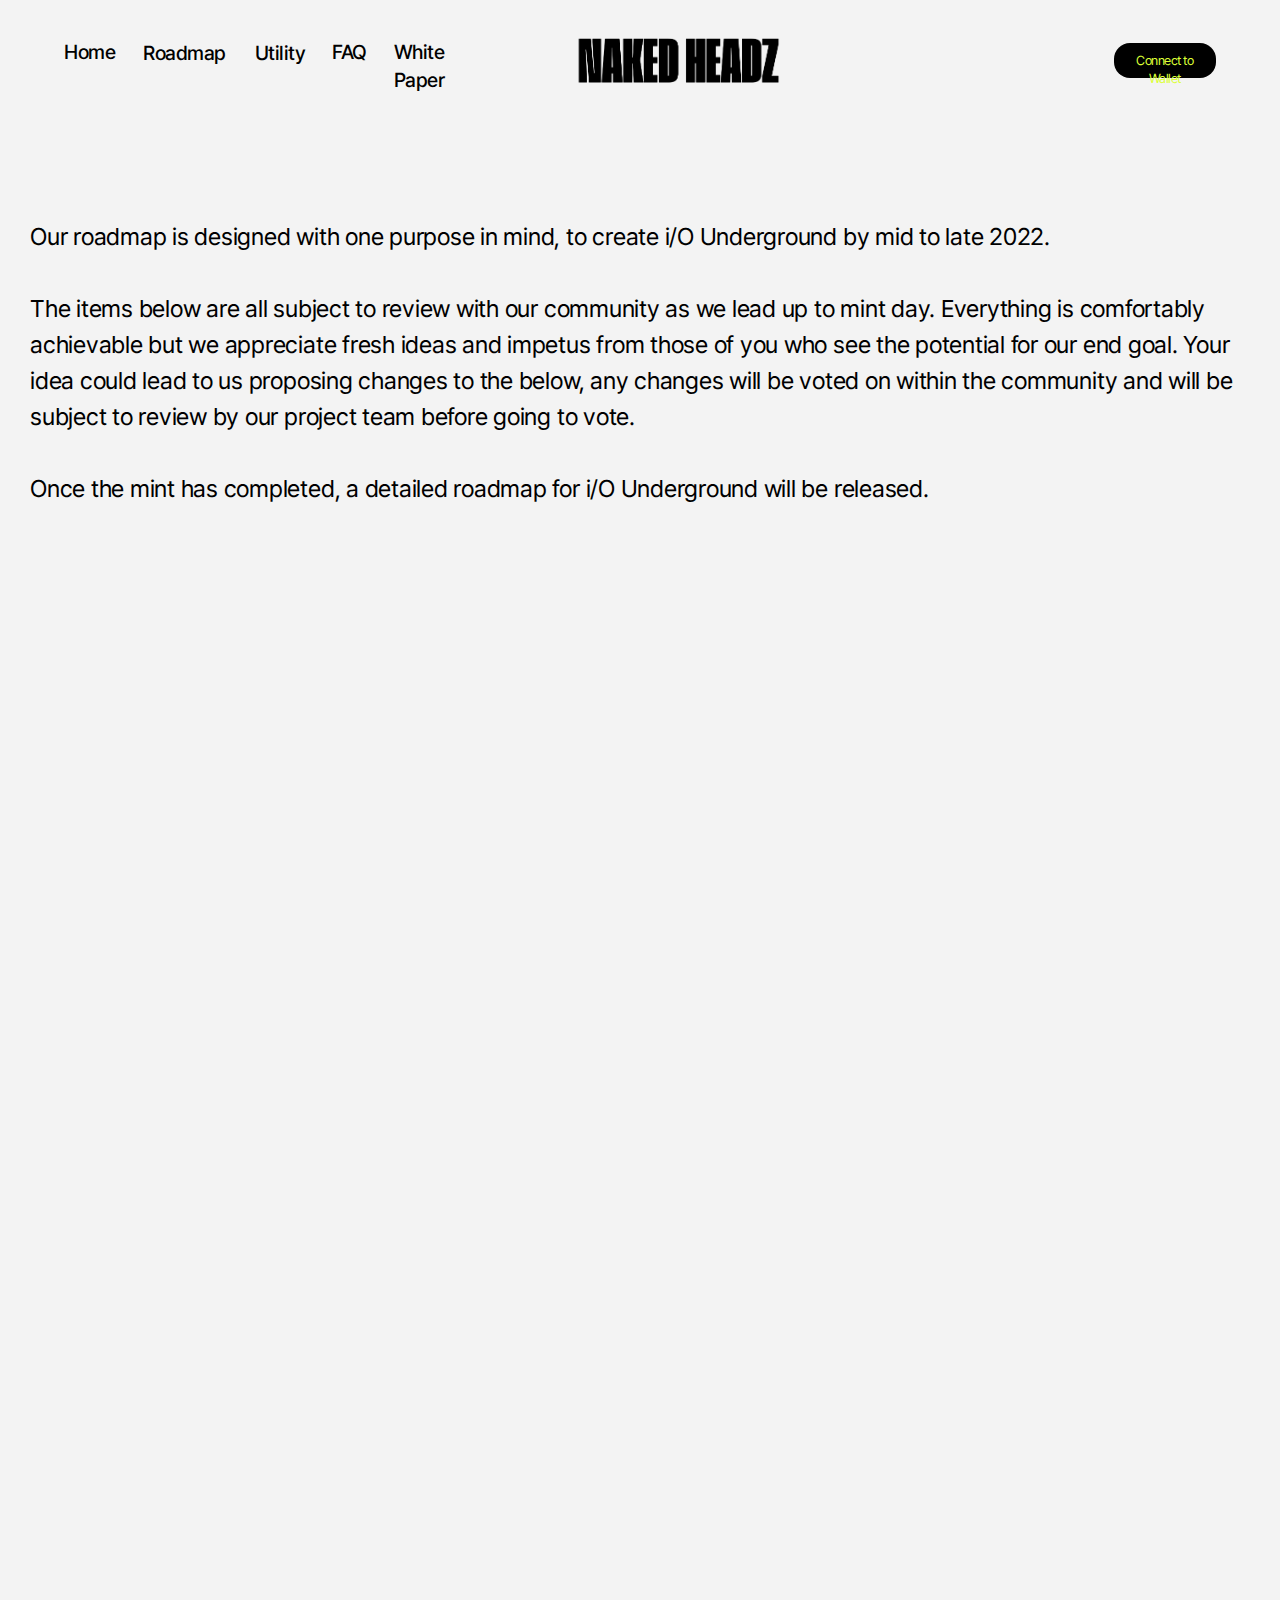
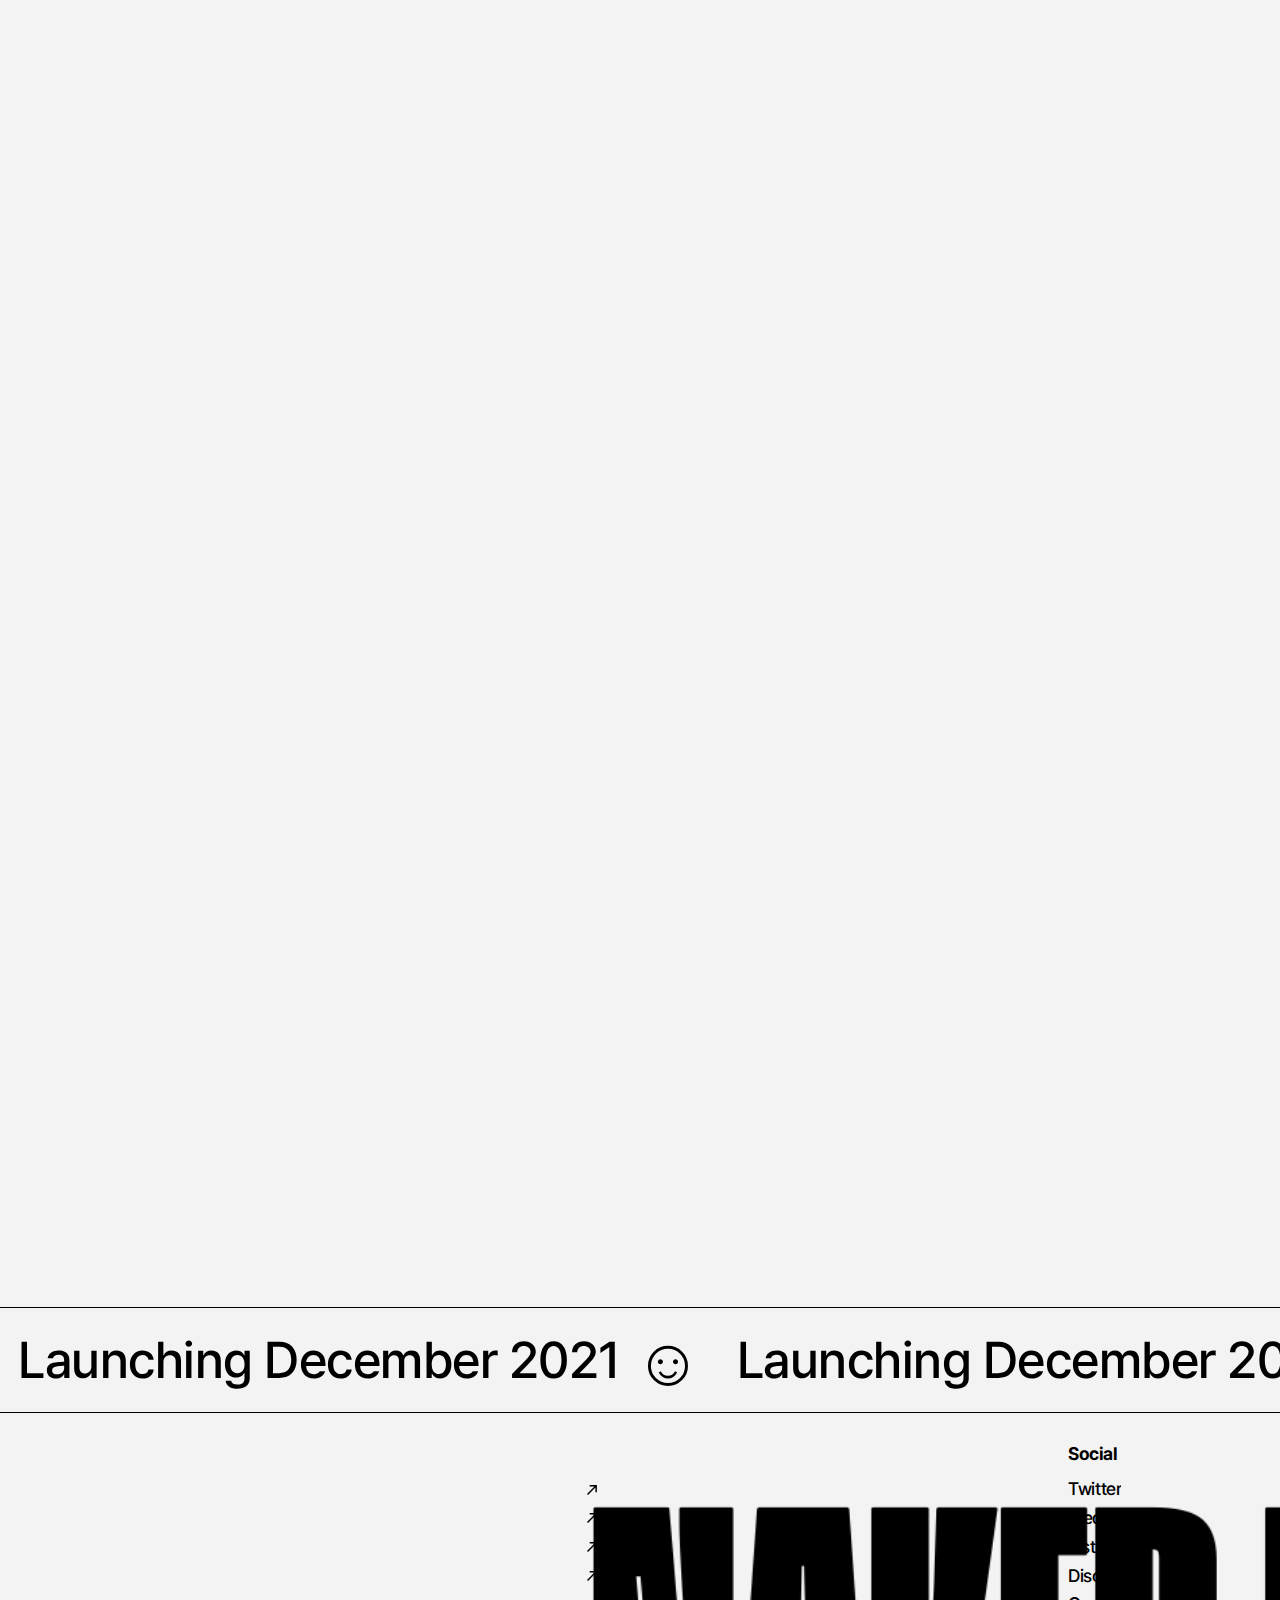
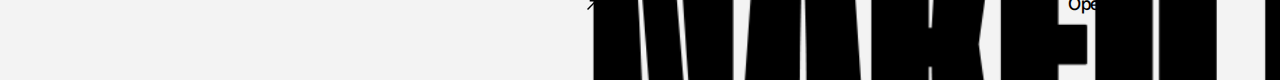
<file: roadmap.html>
<!DOCTYPE html><!--  This site was created in Webflow. http://www.webflow.com  -->
<!--  Last Published: Tue Nov 02 2021 15:51:28 GMT+0000 (Coordinated Universal Time)  -->
<html data-wf-page="61768eacaad2aa70f9838f91" data-wf-site="61768eabaad2aafccd838ec0">
<head>
  <meta charset="utf-8">
  <title>Naked Headz</title>
  <meta content="Elevate your business with Gringo, a contemporary and modern template built for all types of agency websites — like digital, branding, advertisement, video production, marketing, design studios, and others. Gringo is perfect for showcasing your agency services and portfolio with powerful motion animations, a unique grid design layout, and stunning visual design." name="description">
  <meta content="Gringo - Webflow HTML website template" property="og:title">
  <meta content="Elevate your business with Gringo, a contemporary and modern template built for all types of agency websites — like digital, branding, advertisement, video production, marketing, design studios, and others. Gringo is perfect for showcasing your agency services and portfolio with powerful motion animations, a unique grid design layout, and stunning visual design." property="og:description">
  <meta content="Gringo - Webflow HTML website template" property="twitter:title">
  <meta content="Elevate your business with Gringo, a contemporary and modern template built for all types of agency websites — like digital, branding, advertisement, video production, marketing, design studios, and others. Gringo is perfect for showcasing your agency services and portfolio with powerful motion animations, a unique grid design layout, and stunning visual design." property="twitter:description">
  <meta property="og:type" content="website">
  <meta content="summary_large_image" name="twitter:card">
  <meta content="width=device-width, initial-scale=1" name="viewport">
  <meta content="Webflow" name="generator">
  <link href="css/normalize.css" rel="stylesheet" type="text/css">
  <link href="css/webflow.css" rel="stylesheet" type="text/css">
  <link href="css/nh-full-site.webflow.css" rel="stylesheet" type="text/css">
  <!-- [if lt IE 9]><script src="https://cdnjs.cloudflare.com/ajax/libs/html5shiv/3.7.3/html5shiv.min.js" type="text/javascript"></script><![endif] -->
  <script type="text/javascript">!function(o,c){var n=c.documentElement,t=" w-mod-";n.className+=t+"js",("ontouchstart"in o||o.DocumentTouch&&c instanceof DocumentTouch)&&(n.className+=t+"touch")}(window,document);</script>
  <!-- <link rel="apple-touch-icon" href="./images/favicon.svg" /> -->
  <link rel="icon" href="./images/favicon.jpg" />
  <style>
  body {-webkit-font-smoothing: antialiased; -moz-osx-font-smoothing: grayscale;}
</style>
</head>
<body>
  <div class="preloader">
    <div class="loader-bar">
      <div class="loader-bar-fill"></div>
    </div>
  </div>
  <div class="main-nav-wrapper">
    <div id="top" class="navigation-wrapper">
      <div class="nav-wrapper">
        <div data-animation="default" class="navbar w-nav" data-easing2="ease" data-easing="ease" data-collapse="medium" data-w-id="476db182-71a9-4b36-b817-3f635ca327ea" role="banner" data-no-scroll="1" data-duration="0" data-doc-height="1">
          <div class="container-nav w-container">
            <div class="wrap-logo">
              <a href="home.html" class="brand w-nav-brand"><img src="images/NHWEBLOGO_BLACK-copy.png" loading="lazy" sizes="(max-width: 479px) 56vw, (max-width: 991px) 199.953125px, 203.96875px" srcset="images/NHWEBLOGO_BLACK-copy-p-500.png 500w, images/NHWEBLOGO_BLACK-copy.png 949w" alt="" class="logo"></a>
              <div class="menu-button w-nav-button">
                <div data-w-id="476db182-71a9-4b36-b817-3f635ca327f1" data-animation-type="lottie" data-src="documents/9789-burger-menu-1.json" data-loop="0" data-direction="1" data-autoplay="0" data-is-ix2-target="1" data-renderer="svg" data-default-duration="3" data-duration="0" class="lottie-animation"></div>
              </div>
            </div>
            <nav role="navigation" class="nav-menu w-nav-menu">
              <a href="home.html" class="link">Home</a>
              <a href="roadmap.html" aria-current="page" class="link-4 w--current">Roadmap</a>
              <a href="utility.html" class="link-2">Utility</a>
              <a href="https://medium.com/@nakedheadz/naked-headz-faq-8d0ab624af9a" target="_blank" class="link-5">FAQ</a>
              <a href="./Naked Headz Whitepaper 2021.pdf" class="link-5">White Paper</a>
            </nav>
            <nav role="navigation" class="nav-menu social-mobile w-nav-menu">
              <a href="https://medium.com/@nakedheadz/naked-headz-faq-8d0ab624af9a"
              title="Medium" target="_blank" rel="noreferrer" >
              <i class="fab fa-medium"></i>
              </a>
              <a href="https://twitter.com/NakedHeadz" title="Twitter" target="_blank" rel="noreferrer">
                <i class="fab fa-twitter-square"></i>
              </a>
              <a href="https://www.instagram.com/naked_headz/" title="Instagram" target="_blank" rel="noreferrer">
                <i class="fab fa-instagram"></i>
              </a>
              <a href="https://discord.gg/bnD9W9WZ" title="Discord" target="_blank" rel="noreferrer">
                <i class="fab fa-discord"></i>
              </a>
            </nav>
            <nav role="navigation" class="nav-menu last w-nav-menu">
              <a href="#" class="connect-wallet w-button">Connect to Wallet<br>‍</a>
            </nav>
            
          </div>
        </div>
      </div>
      <div class="nav-shadow"></div>
      <div class="nav-background"></div>
    </div>
  </div>
  <div class="section wf-section">
    <div class="container w-container">
      <div class="work-header"></div>
      <div class="work-list-wrapper">
        <div>
          <p>Our roadmap is designed with one purpose in mind, to create i/O Underground by mid to late 2022.<br><br>The items below are all subject to review with our community as we lead up to mint day. Everything is comfortably achievable but we appreciate fresh ideas and impetus from those of you who see the potential for our end goal. Your idea could lead to us proposing changes to the below, any changes will be voted on within the community and will be subject to review by our project team before going to vote. <br><br>Once the mint has completed, a detailed roadmap for i/O Underground will be released. </p>
        </div>
        <h1 style="-webkit-transform:translate3d(-500px, 0, 0) scale3d(1, 1, 1) rotateX(0) rotateY(0) rotateZ(0) skew(0, 0);-moz-transform:translate3d(-500px, 0, 0) scale3d(1, 1, 1) rotateX(0) rotateY(0) rotateZ(0) skew(0, 0);-ms-transform:translate3d(-500px, 0, 0) scale3d(1, 1, 1) rotateX(0) rotateY(0) rotateZ(0) skew(0, 0);transform:translate3d(-500px, 0, 0) scale3d(1, 1, 1) rotateX(0) rotateY(0) rotateZ(0) skew(0, 0);opacity:0" class="rm-heading">Tesla Giveaway</h1>
        <p style="opacity:0" class="rm-paragraph">Upon selling out our collection we will be raffling off a brand new Tesla to one of you. The lottery will be shown live shortly after we sell out. Your wallet address will act as your ticket, and the amount of NFTs your address owns equals your quantity of tickets. <br><br>*The Tesla awarded will be subject to the availability in the winners country. For instance, if the winner wanted the new Model S, this is not due to ship until late 2022, which may not appeal to the winner. Ultimately, the choice will be yours. </p>
        <h1 data-w-id="d700f013-10ea-a98a-8c9c-1e0324fa7acc" style="-webkit-transform:translate3d(-500px, 0, 0) scale3d(1, 1, 1) rotateX(0) rotateY(0) rotateZ(0) skew(0, 0);-moz-transform:translate3d(-500px, 0, 0) scale3d(1, 1, 1) rotateX(0) rotateY(0) rotateZ(0) skew(0, 0);-ms-transform:translate3d(-500px, 0, 0) scale3d(1, 1, 1) rotateX(0) rotateY(0) rotateZ(0) skew(0, 0);transform:translate3d(-500px, 0, 0) scale3d(1, 1, 1) rotateX(0) rotateY(0) rotateZ(0) skew(0, 0);opacity:0" class="rm-heading">Merch Collab </h1>
        <p data-w-id="9cdfd907-7129-2e54-bb27-29e9c1565f50" style="opacity:0" class="rm-paragraph">Work is already underway to partner up with a number of fashion brands the team here has existing relationships with. The material and design of each item we release will be of the highest quality. Announcements will be made over the course of early 2022 with products starting to be released by late spring if not sooner. </p>
        <h1 data-w-id="0981283d-32fa-7cac-a91f-deca1806d29f" style="-webkit-transform:translate3d(-500px, 0, 0) scale3d(1, 1, 1) rotateX(0) rotateY(0) rotateZ(0) skew(0, 0);-moz-transform:translate3d(-500px, 0, 0) scale3d(1, 1, 1) rotateX(0) rotateY(0) rotateZ(0) skew(0, 0);-ms-transform:translate3d(-500px, 0, 0) scale3d(1, 1, 1) rotateX(0) rotateY(0) rotateZ(0) skew(0, 0);transform:translate3d(-500px, 0, 0) scale3d(1, 1, 1) rotateX(0) rotateY(0) rotateZ(0) skew(0, 0);opacity:0" class="rm-heading">Headz Companions</h1>
        <p data-w-id="ff2a47f0-759d-e3bf-11c6-2fae51895694" style="opacity:0" class="rm-paragraph">As is common in most successful NFT projects, we wish to create a fund that the community manages to drive the charity and development of ideas that holders wish to pursue. To fund this, we plan to release companions for your headz with all project royalties and initial mint fees going into the pot to kick start the fund. <br><br>We are looking into the option of implementing this as DAO. </p>
        <h1 data-w-id="61eb8b04-0042-fab0-b31c-11e0cdd3d1da" style="-webkit-transform:translate3d(-500px, 0, 0) scale3d(1, 1, 1) rotateX(0) rotateY(0) rotateZ(0) skew(0, 0);-moz-transform:translate3d(-500px, 0, 0) scale3d(1, 1, 1) rotateX(0) rotateY(0) rotateZ(0) skew(0, 0);-ms-transform:translate3d(-500px, 0, 0) scale3d(1, 1, 1) rotateX(0) rotateY(0) rotateZ(0) skew(0, 0);transform:translate3d(-500px, 0, 0) scale3d(1, 1, 1) rotateX(0) rotateY(0) rotateZ(0) skew(0, 0);opacity:0" class="rm-heading">1/1 Prints</h1>
        <p data-w-id="fe8749a8-2c61-38a7-e12d-850a9a69023b" style="opacity:0" class="rm-paragraph">1/1 high res prints will be available soon after the mint. More info will be shared post sale. </p>
        <h1 data-w-id="085a6844-5ede-dadb-bce7-6e8bff0b34a7" style="-webkit-transform:translate3d(-500px, 0, 0) scale3d(1, 1, 1) rotateX(0) rotateY(0) rotateZ(0) skew(0, 0);-moz-transform:translate3d(-500px, 0, 0) scale3d(1, 1, 1) rotateX(0) rotateY(0) rotateZ(0) skew(0, 0);-ms-transform:translate3d(-500px, 0, 0) scale3d(1, 1, 1) rotateX(0) rotateY(0) rotateZ(0) skew(0, 0);transform:translate3d(-500px, 0, 0) scale3d(1, 1, 1) rotateX(0) rotateY(0) rotateZ(0) skew(0, 0);opacity:0" class="rm-heading">Metaverse Gallery</h1>
        <p data-w-id="363e8e1b-e2ef-6dd1-f273-ebd5ec6781df" style="opacity:0" class="rm-paragraph">A common wish we are seeing within other communities and projects is a desire for virtual gallery spaces. This idea intrigues us and we are open to launching our own should the community agree this would be beneficial to the project. This may be counter productive given our i/O Underground concept could be deemed as similar, but it may present an opportunity to showcase some of the i/O concept before launch. </p>
        <h1 data-w-id="ee796b9c-7939-afc5-16fc-83182c2a4572" style="-webkit-transform:translate3d(-500px, 0, 0) scale3d(1, 1, 1) rotateX(0) rotateY(0) rotateZ(0) skew(0, 0);-moz-transform:translate3d(-500px, 0, 0) scale3d(1, 1, 1) rotateX(0) rotateY(0) rotateZ(0) skew(0, 0);-ms-transform:translate3d(-500px, 0, 0) scale3d(1, 1, 1) rotateX(0) rotateY(0) rotateZ(0) skew(0, 0);transform:translate3d(-500px, 0, 0) scale3d(1, 1, 1) rotateX(0) rotateY(0) rotateZ(0) skew(0, 0);opacity:0" class="rm-heading">i/O Underground</h1>
        <p data-w-id="c36a7ecd-0f7e-2a78-2d1c-52780aeb5158" style="opacity:0" class="rm-paragraph">The most ambitious goal on our roadmap and the reason we are here in the first place. <br><br>i/O will be where Naked Headz blurs the lines between metaverse and your physical surroundings. Again leaning on our teams existing relationships and experience, we plan to launch multiple electronic music events all around the globe that will be mirrored in a virtual landscape and accessed anywhere in the world. <br><br>A number of TBA world renowned artists and DJs have already committed to performances. These performances will be streamed directly to a virtual equivalent to be enjoyed by those who are plugged in. Your NFT will be your ticket to both universes.<br><br>We are in conversations with a number of existing metaverse projects + platforms who are open to our proposal to partner up and develop the concept over the first half of 2022. The early success of Naked Headz will of course affect the progress of this initiative, but we are confident that with a sell out we can launch a full programme of events by late summer. <br><br>We plan to also release limited edition runs of NH NFTs from our artists and DJs, and early ideas around a token that can be used within both environments is underway. <br><br>More info will be shared in our upcoming whitepaper and medium posts. <br><br>‍</p>
      </div>
    </div>
  </div>
  <div class="section footer wf-section">
    <div class="content-wrapper">
      <a data-w-id="0d97bdf6-d702-dd9e-a603-ff1cb5907453" href="https://twitter.com/NakedHeadz" class="link-view-all-wrapper w-inline-block">
        <div class="flex-rail">
          <div class="inner-text-scrolling">
            <div class="ascii-type">Launching December 2021</div>
            <div class="ascii-type copyright">☺︎</div>
            <div class="ascii-type">Launching December 2021</div>
            <div class="ascii-type copyright">☺︎</div>
          </div>
          <div class="inner-text-scrolling">
            <div class="ascii-type">Launching December 2021</div>
            <div class="ascii-type copyright">☺︎</div>
            <div class="ascii-type">Launching December 2021</div>
            <div class="ascii-type copyright">☺︎</div>
          </div>
          <div class="inner-text-scrolling">
            <div class="ascii-type">Launching December 2021</div>
            <div class="ascii-type copyright">☺︎</div>
            <div class="ascii-type">Launching December 2021</div>
            <div class="ascii-type copyright">☺︎</div>
          </div>
          <div class="inner-text-scrolling">
            <div class="ascii-type">Launching December 2021</div>
            <div class="ascii-type copyright">☺︎</div>
            <div class="ascii-type">Launching December 2021</div>
            <div class="ascii-type copyright">☺︎</div>
          </div>
        </div>
        <div class="flex-rail">
          <div class="inner-text-scrolling">
            <div class="ascii-type">Launching December 2021</div>
            <div class="ascii-type copyright">☺︎</div>
            <div class="ascii-type">Launching December 2021</div>
            <div class="ascii-type copyright">☺︎</div>
          </div>
          <div class="inner-text-scrolling">
            <div class="ascii-type">Launching December 2021</div>
            <div class="ascii-type copyright">☺︎</div>
            <div class="ascii-type">Launching December 2021</div>
            <div class="ascii-type copyright">☺︎</div>
          </div>
          <div class="inner-text-scrolling">
            <div class="ascii-type">Launching December 2021</div>
            <div class="ascii-type copyright">☺︎</div>
            <div class="ascii-type">Launching December 2021</div>
            <div class="ascii-type copyright">☺︎</div>
          </div>
          <div class="inner-text-scrolling">
            <div class="ascii-type">Launching December 2021</div>
            <div class="ascii-type copyright">☺︎</div>
            <div class="ascii-type">Launching December 2021</div>
            <div class="ascii-type copyright">☺︎</div>
          </div>
        </div>
      </a>
    </div>
    <div class="container inner-padding-large w-container">
      <div class="w-layout-grid main-grid">
        <a id="w-node-dcc1455a-6ff1-af51-326e-072817ef2980-c27ac3f8" href="#" class="link-content w-inline-block"><img src="images/NHWEBLOGO_BLACK-copy.png" loading="lazy" sizes="(max-width: 479px) 14vw, (max-width: 767px) 20vw, (max-width: 991px) 21vw, 100vw" srcset="images/NHWEBLOGO_BLACK-copy-p-500.png 500w, images/NHWEBLOGO_BLACK-copy.png 949w" alt="" class="image-logo-footer"></a>
        <div id="w-node-_4c3d4896-022f-ee5e-98fa-1525dea47dc2-c27ac3f8" class="inner-footer-nav">
          <a href="#" class="inline-link w-inline-block">
            <div class="hover-underline"></div>
          </a>
          <a href="#" class="inline-link w-inline-block">
            <div class="hover-underline"></div>
          </a>
          <a href="#" class="inline-link w-inline-block">
            <div class="hover-underline"></div>
          </a>
        </div>
        <div id="w-node-e7d669f4-a2a3-7c4c-3d5f-d2c82fbec864-c27ac3f8" class="inner-footer-nav">
          <div class="heading-small footer">Social</div>
          <a href="https://twitter.com/NakedHeadz" target="_blank" class="inline-link w-inline-block">
            <div class="flex-horizontal">
              <div>Twitter</div><img src="images/Arrow-cta.svg" loading="lazy" alt="" class="arrow">
            </div>
            <div class="hover-underline"></div>
          </a>
          <a href="https://medium.com/@nakedheadz" target="_blank" class="inline-link w-inline-block">
            <div class="flex-horizontal">
              <div>Medium</div><img src="images/Arrow-cta.svg" loading="lazy" alt="" class="arrow">
            </div>
            <div class="hover-underline"></div>
          </a>
          <a href="https://www.instagram.com/naked_headz/" target="_blank" class="inline-link w-inline-block">
            <div class="flex-horizontal">
              <div>Instagram</div><img src="images/Arrow-cta.svg" loading="lazy" alt="" class="arrow">
            </div>
            <div class="hover-underline"></div>
          </a>
          <a href="https://discord.com/invite/bnD9W9WZ" target="_blank" class="inline-link w-inline-block">
            <div class="flex-horizontal">
              <div>Discord</div><img src="images/Arrow-cta.svg" loading="lazy" alt="" class="arrow">
            </div>
            <div class="hover-underline"></div>
          </a>
          <a href="https://opensea.io/" target="_blank" class="inline-link w-inline-block">
            <div class="flex-horizontal">
              <div>Opensea</div><img src="images/Arrow-cta.svg" loading="lazy" alt="" class="arrow">
            </div>
            <div class="hover-underline"></div>
          </a>
        </div>
        <div id="w-node-daceed6c-a540-1d6b-ca31-747e568b173f-c27ac3f8" class="center-wrapper"></div>
      </div>
    </div>
  </div>
  <script src="https://d3e54v103j8qbb.cloudfront.net/js/jquery-3.5.1.min.dc5e7f18c8.js?site=61768eabaad2aafccd838ec0" type="text/javascript" integrity="sha256-9/aliU8dGd2tb6OSsuzixeV4y/faTqgFtohetphbbj0=" crossorigin="anonymous"></script>
  <script src="js/webflow.js" type="text/javascript"></script>
  <script src="js/FontAwesomeKit.js" type="text/javascript"></script>
  <!-- [if lte IE 9]><script src="https://cdnjs.cloudflare.com/ajax/libs/placeholders/3.0.2/placeholders.min.js"></script><![endif] -->
</body>
</html>
</file>
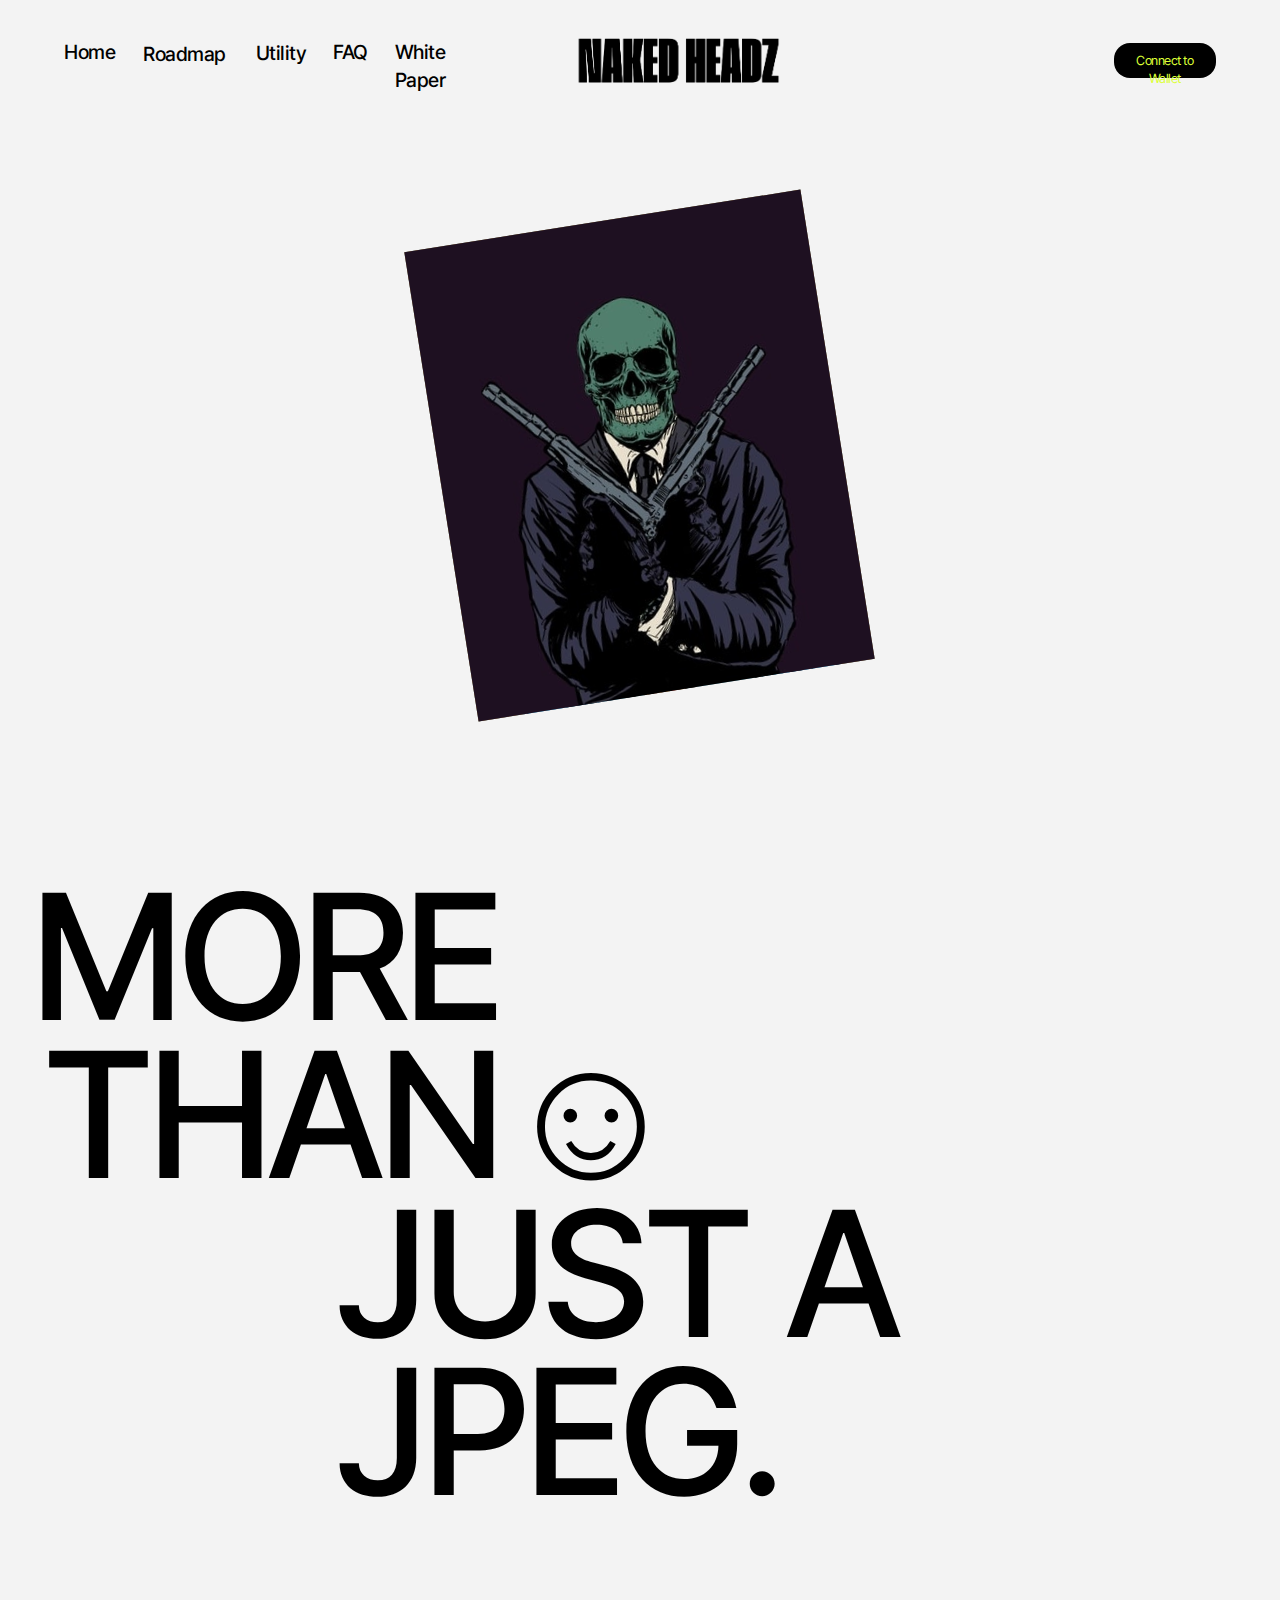
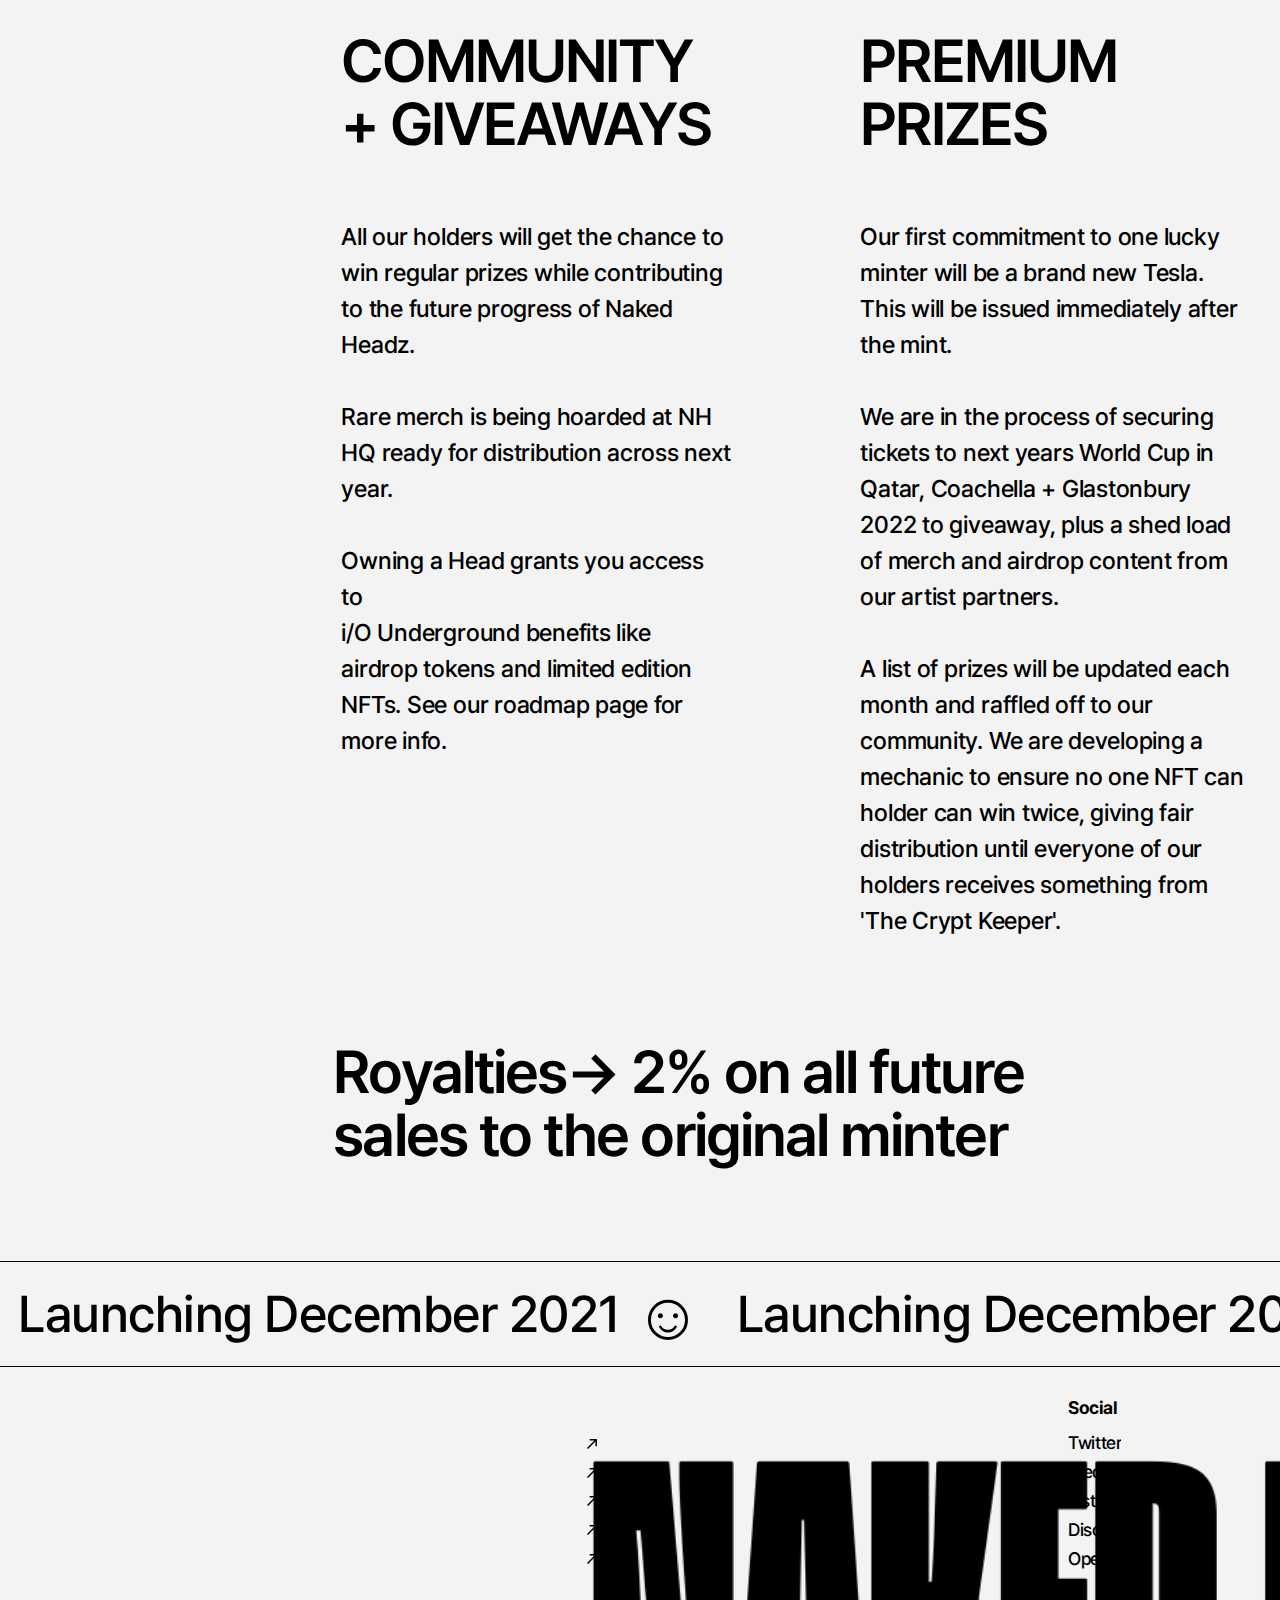
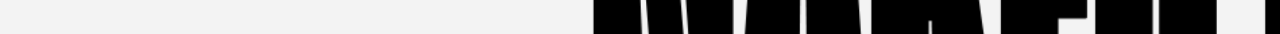
<file: utility.html>
<!DOCTYPE html><!--  This site was created in Webflow. http://www.webflow.com  -->
<!--  Last Published: Tue Nov 02 2021 15:51:28 GMT+0000 (Coordinated Universal Time)  -->
<html data-wf-page="61768eacaad2aa32f9838ed9" data-wf-site="61768eabaad2aafccd838ec0">
<head>
  <meta charset="utf-8">
  <title>Naked Headz</title>
  <meta content="Elevate your business with Gringo, a contemporary and modern template built for all types of agency websites — like digital, branding, advertisement, video production, marketing, design studios, and others. Gringo is perfect for showcasing your agency services and portfolio with powerful motion animations, a unique grid design layout, and stunning visual design." name="description">
  <meta content="Gringo - Webflow HTML website template" property="og:title">
  <meta content="Elevate your business with Gringo, a contemporary and modern template built for all types of agency websites — like digital, branding, advertisement, video production, marketing, design studios, and others. Gringo is perfect for showcasing your agency services and portfolio with powerful motion animations, a unique grid design layout, and stunning visual design." property="og:description">
  <meta content="Gringo - Webflow HTML website template" property="twitter:title">
  <meta content="Elevate your business with Gringo, a contemporary and modern template built for all types of agency websites — like digital, branding, advertisement, video production, marketing, design studios, and others. Gringo is perfect for showcasing your agency services and portfolio with powerful motion animations, a unique grid design layout, and stunning visual design." property="twitter:description">
  <meta property="og:type" content="website">
  <meta content="summary_large_image" name="twitter:card">
  <meta content="width=device-width, initial-scale=1" name="viewport">
  <meta content="Webflow" name="generator">
  <link href="css/normalize.css" rel="stylesheet" type="text/css">
  <link href="css/webflow.css" rel="stylesheet" type="text/css">
  <link href="css/nh-full-site.webflow.css" rel="stylesheet" type="text/css">
  <!-- [if lt IE 9]><script src="https://cdnjs.cloudflare.com/ajax/libs/html5shiv/3.7.3/html5shiv.min.js" type="text/javascript"></script><![endif] -->
  <script type="text/javascript">!function(o,c){var n=c.documentElement,t=" w-mod-";n.className+=t+"js",("ontouchstart"in o||o.DocumentTouch&&c instanceof DocumentTouch)&&(n.className+=t+"touch")}(window,document);</script>
  <!-- <link rel="apple-touch-icon" href="./images/favicon.svg" /> -->
  <link rel="icon" href="./images/favicon.jpg" />
  <style>
  body {-webkit-font-smoothing: antialiased; -moz-osx-font-smoothing: grayscale;}
</style>
</head>
<body>
  <div class="preloader">
    <div class="loader-bar">
      <div class="loader-bar-fill"></div>
    </div>
  </div>
  <div class="main-nav-wrapper">
    <div id="top" class="navigation-wrapper">
      <div class="nav-wrapper">
        <div data-animation="default" class="navbar w-nav" data-easing2="ease" data-easing="ease" data-collapse="medium" data-w-id="476db182-71a9-4b36-b817-3f635ca327ea" role="banner" data-no-scroll="1" data-duration="0" data-doc-height="1">
          <div class="container-nav w-container">
            <div class="wrap-logo">
              <a href="home.html" class="brand w-nav-brand"><img src="images/NHWEBLOGO_BLACK-copy.png" loading="lazy" sizes="(max-width: 479px) 56vw, (max-width: 991px) 199.953125px, 203.96875px" srcset="images/NHWEBLOGO_BLACK-copy-p-500.png 500w, images/NHWEBLOGO_BLACK-copy.png 949w" alt="" class="logo"></a>
              <div class="menu-button w-nav-button">
                <div data-w-id="476db182-71a9-4b36-b817-3f635ca327f1" data-animation-type="lottie" data-src="documents/9789-burger-menu-1.json" data-loop="0" data-direction="1" data-autoplay="0" data-is-ix2-target="1" data-renderer="svg" data-default-duration="3" data-duration="0" class="lottie-animation"></div>
              </div>
            </div>
            <nav role="navigation" class="nav-menu w-nav-menu">
              <a href="home.html" class="link">Home</a>
              <a href="roadmap.html" class="link-4">Roadmap</a>
              <a href="utility.html" aria-current="page" class="link-2 w--current">Utility</a>
              <a href="https://medium.com/@nakedheadz/naked-headz-faq-8d0ab624af9a" target="_blank" class="link-5">FAQ</a>
              <a href="./Naked Headz Whitepaper 2021.pdf" class="link-5">White Paper</a>
            </nav>
            <nav role="navigation" class="nav-menu social-mobile w-nav-menu">
              <a href="https://medium.com/@nakedheadz/naked-headz-faq-8d0ab624af9a"
              title="Medium" target="_blank" rel="noreferrer" >
              <i class="fab fa-medium"></i>
              </a>
              <a href="https://twitter.com/NakedHeadz" title="Twitter" target="_blank" rel="noreferrer">
                <i class="fab fa-twitter-square"></i>
              </a>
              <a href="https://www.instagram.com/naked_headz/" title="Instagram" target="_blank" rel="noreferrer">
                <i class="fab fa-instagram"></i>
              </a>
              <a href="https://discord.gg/bnD9W9WZ" title="Discord" target="_blank" rel="noreferrer">
                <i class="fab fa-discord"></i>
              </a>
            </nav>
            <nav role="navigation" class="nav-menu last w-nav-menu">
              <a href="#" class="connect-wallet w-button">Connect to Wallet<br>‍</a>
            </nav>            
          </div>
        </div>
      </div>
      <div class="nav-shadow"></div>
      <div class="nav-background"></div>
    </div>
  </div>
  <div class="frame-flip-wrapper">
    <div class="w-layout-grid main-grid collage">
      <div id="w-node-ec0ddd6e-c3e3-f62d-4cc3-192222d43c72-f9838ed9" class="flipping-image-wrapper front">
        <div class="hero-about-flip-one"><img src="images/Hitman_Website.jpg" loading="lazy" width="1000" height="1000" srcset="images/Hitman_Website-p-500.jpeg 500w, images/Hitman_Website-p-800.jpeg 800w, images/Hitman_Website.jpg 1000w" sizes="(max-width: 991px) 18vw, 6vw" alt="" class="content-image flip-left"></div>
        <div class="hero-about-flip-two"><img src="images/Nurse_website.jpg" loading="lazy" sizes="(max-width: 991px) 10vw, 100vw" srcset="images/Nurse_website-p-500.jpeg 500w, images/Nurse_website-p-800.jpeg 800w, images/Nurse_website.jpg 1000w" alt="" class="content-image flip-right"></div>
        <div class="hero-about-flip-three"><img src="images/Ripley_website.jpg" loading="lazy" sizes="(max-width: 991px) 9vw, 100vw" srcset="images/Ripley_website-p-500.jpeg 500w, images/Ripley_website-p-800.jpeg 800w, images/Ripley_website.jpg 1000w" alt="" class="content-image"></div>
        <div class="hero-about-flip-four"><img src="images/Gecko_website.jpg" loading="lazy" sizes="(max-width: 991px) 20vw, 9vw" srcset="images/Gecko_website-p-500.jpeg 500w, images/Gecko_website-p-800.jpeg 800w, images/Gecko_website.jpg 1000w" alt="" class="content-image flip-left"></div>
        <div class="hero-about-flip-five"><img src="images/Gianni_website.jpg" loading="lazy" sizes="(max-width: 991px) 20vw, 9vw" srcset="images/Gianni_website-p-500.jpeg 500w, images/Gianni_website-p-800.jpeg 800w, images/Gianni_website.jpg 1000w" alt="" class="content-image flip-left"></div>
      </div>
      <div id="w-node-_0d3f27d6-d994-5724-6f6a-01a157e95c0b-f9838ed9" style="display:none" class="flipping-image-wrapper back">
        <div class="hero-about-flip-one"><img src="images/Artboard-Copy-5.png" loading="lazy" sizes="(max-width: 991px) 18vw, 6vw" srcset="images/Artboard-Copy-5-p-500.png 500w, images/Artboard-Copy-5-p-800.png 800w, images/Artboard-Copy-5-p-1080.png 1080w, images/Artboard-Copy-5-p-1600.png 1600w, images/Artboard-Copy-5-p-2000.png 2000w, images/Artboard-Copy-5-p-2600.png 2600w, images/Artboard-Copy-5.png 2679w" alt="" class="content-image flip-left"></div>
      </div>
      <div id="w-node-fecc183f-d652-992c-3680-d0890a8c62b3-f9838ed9" class="big-heading-wrapper"></div>
    </div>
  </div>
  <div class="section wf-section">
    <div class="container w-container"></div>
  </div>
  <div class="section wf-section">
    <div class="container w-container">
      <div class="w-layout-grid main-grid no-gap padding-bottom-large">
        <div id="w-node-b15a44aa-80db-beb7-8edf-ce19aff0c084-f9838ed9" data-w-id="b15a44aa-80db-beb7-8edf-ce19aff0c084" class="overflow-wrapper">
          <div class="inner-scrolling-heading">
            <h1 class="heading-xlarge no-wrap">MORE</h1>
          </div>
        </div>
        <div id="w-node-ab18279a-3d9b-5240-e058-047487983b84-f9838ed9" data-w-id="ab18279a-3d9b-5240-e058-047487983b84" class="overflow-wrapper">
          <div class="inner-scrolling-heading">
            <h1 class="heading-xlarge no-wrap"><span class="text-span-icon">THAN☺︎</span></h1>
          </div>
        </div>
        <div id="w-node-_6d67e060-c159-d81a-9334-a7839a0d7e3a-f9838ed9" data-w-id="6d67e060-c159-d81a-9334-a7839a0d7e3a" class="overflow-wrapper">
          <div class="inner-scrolling-heading">
            <h1 class="heading-xlarge no-wrap">JUST A </h1>
          </div>
        </div>
        <div id="w-node-f3d48ce1-db18-7192-97aa-4b616d396ab2-f9838ed9" data-w-id="f3d48ce1-db18-7192-97aa-4b616d396ab2" class="overflow-wrapper">
          <div class="inner-scrolling-heading">
            <h1 class="heading-xlarge no-wrap">JPEG.</h1>
          </div>
        </div>
      </div>
      <div class="w-layout-grid main-grid">
        <div id="w-node-_09857ae6-59d0-1b43-cdfe-850361d06bf7-f9838ed9" class="content-wrapper padding-bottom-medium">
          <div class="heading-wrapper margin-bottom-medium">
            <h2 class="heading-medium">COMMUNITY + GIVEAWAYS</h2>
          </div>
          <p class="main-paragraph">All our holders will get the chance to win regular prizes while contributing to the future progress of Naked Headz. <br><br>Rare merch is being hoarded at NH HQ ready for distribution across next year. <br><br>Owning a Head grants you access to <br>i/O Underground benefits like airdrop tokens and limited edition NFTs. See our roadmap page for more info.<br><br><br>‍<br><br></p>
        </div>
        <div id="w-node-_09857ae6-59d0-1b43-cdfe-850361d06c00-f9838ed9" class="content-wrapper padding-bottom-medium">
          <div class="heading-wrapper margin-bottom-medium">
            <h2 class="heading-medium">PREMIUM PRIZES</h2>
          </div>
          <p class="main-paragraph">Our first commitment to one lucky minter will be a brand new Tesla. This will be issued immediately after the mint. <br><br>We are in the process of securing tickets to next years World Cup in Qatar, Coachella + Glastonbury 2022 to giveaway, plus a shed load of merch and airdrop content from our artist partners. <br><br>A list of prizes will be updated each month and raffled off to our community. We are developing a mechanic to ensure no one NFT can holder can win twice, giving fair distribution until everyone of our holders receives something from &#x27;The Crypt Keeper&#x27;.<br></p>
        </div>
        <div id="w-node-_09857ae6-59d0-1b43-cdfe-850361d06c0c-f9838ed9" class="content-wrapper padding-bottom-large">
          <div class="flex-horizontal wrapped">
            <div class="divider-wrapper">
              <div class="heading-medium">Royalties→ 2% on all future sales to the original minter</div>
            </div>
            <div class="divider-wrapper"><br>‍</div>
            <div class="divider-wrapper"></div>
            <div class="divider-wrapper"></div>
          </div>
        </div>
        <div id="w-node-_09857ae6-59d0-1b43-cdfe-850361d06c09-f9838ed9" class="heading-wrapper inner-padding-small"></div>
      </div>
    </div>
  </div>
  <div class="section footer wf-section">
    <div class="content-wrapper">
      <a data-w-id="0d97bdf6-d702-dd9e-a603-ff1cb5907453" href="https://twitter.com/NakedHeadz" class="link-view-all-wrapper w-inline-block">
        <div class="flex-rail">
          <div class="inner-text-scrolling">
            <div class="ascii-type">Launching December 2021</div>
            <div class="ascii-type copyright">☺︎</div>
            <div class="ascii-type">Launching December 2021</div>
            <div class="ascii-type copyright">☺︎</div>
          </div>
          <div class="inner-text-scrolling">
            <div class="ascii-type">Launching December 2021</div>
            <div class="ascii-type copyright">☺︎</div>
            <div class="ascii-type">Launching December 2021</div>
            <div class="ascii-type copyright">☺︎</div>
          </div>
          <div class="inner-text-scrolling">
            <div class="ascii-type">Launching December 2021</div>
            <div class="ascii-type copyright">☺︎</div>
            <div class="ascii-type">Launching December 2021</div>
            <div class="ascii-type copyright">☺︎</div>
          </div>
          <div class="inner-text-scrolling">
            <div class="ascii-type">Launching December 2021</div>
            <div class="ascii-type copyright">☺︎</div>
            <div class="ascii-type">Launching December 2021</div>
            <div class="ascii-type copyright">☺︎</div>
          </div>
        </div>
        <div class="flex-rail">
          <div class="inner-text-scrolling">
            <div class="ascii-type">Launching December 2021</div>
            <div class="ascii-type copyright">☺︎</div>
            <div class="ascii-type">Launching December 2021</div>
            <div class="ascii-type copyright">☺︎</div>
          </div>
          <div class="inner-text-scrolling">
            <div class="ascii-type">Launching December 2021</div>
            <div class="ascii-type copyright">☺︎</div>
            <div class="ascii-type">Launching December 2021</div>
            <div class="ascii-type copyright">☺︎</div>
          </div>
          <div class="inner-text-scrolling">
            <div class="ascii-type">Launching December 2021</div>
            <div class="ascii-type copyright">☺︎</div>
            <div class="ascii-type">Launching December 2021</div>
            <div class="ascii-type copyright">☺︎</div>
          </div>
          <div class="inner-text-scrolling">
            <div class="ascii-type">Launching December 2021</div>
            <div class="ascii-type copyright">☺︎</div>
            <div class="ascii-type">Launching December 2021</div>
            <div class="ascii-type copyright">☺︎</div>
          </div>
        </div>
      </a>
    </div>
    <div class="container inner-padding-large w-container">
      <div class="w-layout-grid main-grid">
        <a id="w-node-dcc1455a-6ff1-af51-326e-072817ef2980-c27ac3f8" href="#" class="link-content w-inline-block"><img src="images/NHWEBLOGO_BLACK-copy.png" loading="lazy" sizes="(max-width: 479px) 14vw, (max-width: 767px) 20vw, (max-width: 991px) 21vw, 100vw" srcset="images/NHWEBLOGO_BLACK-copy-p-500.png 500w, images/NHWEBLOGO_BLACK-copy.png 949w" alt="" class="image-logo-footer"></a>
        <div id="w-node-_4c3d4896-022f-ee5e-98fa-1525dea47dc2-c27ac3f8" class="inner-footer-nav">
          <a href="#" class="inline-link w-inline-block">
            <div class="hover-underline"></div>
          </a>
          <a href="#" class="inline-link w-inline-block">
            <div class="hover-underline"></div>
          </a>
          <a href="#" class="inline-link w-inline-block">
            <div class="hover-underline"></div>
          </a>
        </div>
        <div id="w-node-e7d669f4-a2a3-7c4c-3d5f-d2c82fbec864-c27ac3f8" class="inner-footer-nav">
          <div class="heading-small footer">Social</div>
          <a href="https://twitter.com/NakedHeadz" target="_blank" class="inline-link w-inline-block">
            <div class="flex-horizontal">
              <div>Twitter</div><img src="images/Arrow-cta.svg" loading="lazy" alt="" class="arrow">
            </div>
            <div class="hover-underline"></div>
          </a>
          <a href="https://medium.com/@nakedheadz" target="_blank" class="inline-link w-inline-block">
            <div class="flex-horizontal">
              <div>Medium</div><img src="images/Arrow-cta.svg" loading="lazy" alt="" class="arrow">
            </div>
            <div class="hover-underline"></div>
          </a>
          <a href="https://www.instagram.com/naked_headz/" target="_blank" class="inline-link w-inline-block">
            <div class="flex-horizontal">
              <div>Instagram</div><img src="images/Arrow-cta.svg" loading="lazy" alt="" class="arrow">
            </div>
            <div class="hover-underline"></div>
          </a>
          <a href="https://discord.com/invite/bnD9W9WZ" target="_blank" class="inline-link w-inline-block">
            <div class="flex-horizontal">
              <div>Discord</div><img src="images/Arrow-cta.svg" loading="lazy" alt="" class="arrow">
            </div>
            <div class="hover-underline"></div>
          </a>
          <a href="https://opensea.io/" target="_blank" class="inline-link w-inline-block">
            <div class="flex-horizontal">
              <div>Opensea</div><img src="images/Arrow-cta.svg" loading="lazy" alt="" class="arrow">
            </div>
            <div class="hover-underline"></div>
          </a>
        </div>
        <div id="w-node-daceed6c-a540-1d6b-ca31-747e568b173f-c27ac3f8" class="center-wrapper"></div>
      </div>
    </div>
  </div>
  <script src="https://d3e54v103j8qbb.cloudfront.net/js/jquery-3.5.1.min.dc5e7f18c8.js?site=61768eabaad2aafccd838ec0" type="text/javascript" integrity="sha256-9/aliU8dGd2tb6OSsuzixeV4y/faTqgFtohetphbbj0=" crossorigin="anonymous"></script>
  <script src="js/webflow.js" type="text/javascript"></script>
  <script src="js/FontAwesomeKit.js" type="text/javascript"></script>
  <!-- [if lte IE 9]><script src="https://cdnjs.cloudflare.com/ajax/libs/placeholders/3.0.2/placeholders.min.js"></script><![endif] -->
</body>
</html>
</file>
<file: css/webflow.css>
@font-face {
  font-family: 'webflow-icons';
  src: url("[data-uri]") format('truetype');
  font-weight: normal;
  font-style: normal;
}
[class^="w-icon-"],
[class*=" w-icon-"] {
  /* use !important to prevent issues with browser extensions that change fonts */
  font-family: 'webflow-icons' !important;
  speak: none;
  font-style: normal;
  font-weight: normal;
  font-variant: normal;
  text-transform: none;
  line-height: 1;
  /* Better Font Rendering =========== */
  -webkit-font-smoothing: antialiased;
  -moz-osx-font-smoothing: grayscale;
}
.w-icon-slider-right:before {
  content: "\e600";
}
.w-icon-slider-left:before {
  content: "\e601";
}
.w-icon-nav-menu:before {
  content: "\e602";
}
.w-icon-arrow-down:before,
.w-icon-dropdown-toggle:before {
  content: "\e603";
}
.w-icon-file-upload-remove:before {
  content: "\e900";
}
.w-icon-file-upload-icon:before {
  content: "\e903";
}
* {
  -webkit-box-sizing: border-box;
  -moz-box-sizing: border-box;
  box-sizing: border-box;
}
html {
  height: 100%;
}
body {
  margin: 0;
  min-height: 100%;
  background-color: #fff;
  font-family: Arial, sans-serif;
  font-size: 14px;
  line-height: 20px;
  color: #333;
}
img {
  max-width: 100%;
  vertical-align: middle;
  display: inline-block;
}
html.w-mod-touch * {
  background-attachment: scroll !important;
}
.w-block {
  display: block;
}
.w-inline-block {
  max-width: 100%;
  display: inline-block;
}
.w-clearfix:before,
.w-clearfix:after {
  content: " ";
  display: table;
  grid-column-start: 1;
  grid-row-start: 1;
  grid-column-end: 2;
  grid-row-end: 2;
}
.w-clearfix:after {
  clear: both;
}
.w-hidden {
  display: none;
}
.w-button {
  display: inline-block;
  padding: 9px 15px;
  background-color: #3898EC;
  color: white;
  border: 0;
  line-height: inherit;
  text-decoration: none;
  cursor: pointer;
  border-radius: 0;
}
input.w-button {
  -webkit-appearance: button;
}
html[data-w-dynpage] [data-w-cloak] {
  color: transparent !important;
}
.w-webflow-badge,
.w-webflow-badge * {
  position: static;
  left: auto;
  top: auto;
  right: auto;
  bottom: auto;
  z-index: auto;
  display: block;
  visibility: visible;
  overflow: visible;
  overflow-x: visible;
  overflow-y: visible;
  box-sizing: border-box;
  width: auto;
  height: auto;
  max-height: none;
  max-width: none;
  min-height: 0;
  min-width: 0;
  margin: 0;
  padding: 0;
  float: none;
  clear: none;
  border: 0 none transparent;
  border-radius: 0;
  background: none;
  background-image: none;
  background-position: 0% 0%;
  background-size: auto auto;
  background-repeat: repeat;
  background-origin: padding-box;
  background-clip: border-box;
  background-attachment: scroll;
  background-color: transparent;
  box-shadow: none;
  opacity: 1.0;
  transform: none;
  transition: none;
  direction: ltr;
  font-family: inherit;
  font-weight: inherit;
  color: inherit;
  font-size: inherit;
  line-height: inherit;
  font-style: inherit;
  font-variant: inherit;
  text-align: inherit;
  letter-spacing: inherit;
  text-decoration: inherit;
  text-indent: 0;
  text-transform: inherit;
  list-style-type: disc;
  text-shadow: none;
  font-smoothing: auto;
  vertical-align: baseline;
  cursor: inherit;
  white-space: inherit;
  word-break: normal;
  word-spacing: normal;
  word-wrap: normal;
}
.w-webflow-badge {
  position: fixed !important;
  display: inline-block !important;
  visibility: visible !important;
  opacity: 1 !important;
  z-index: 2147483647 !important;
  top: auto !important;
  right: 12px !important;
  bottom: 12px !important;
  left: auto !important;
  color: #AAADB0 !important;
  background-color: #fff !important;
  border-radius: 3px !important;
  padding: 6px 8px 6px 6px !important;
  font-size: 12px !important;
  opacity: 1.0 !important;
  line-height: 14px !important;
  text-decoration: none !important;
  transform: none !important;
  margin: 0 !important;
  width: auto !important;
  height: auto !important;
  overflow: visible !important;
  white-space: nowrap;
  box-shadow: 0 0 0 1px rgba(0, 0, 0, 0.1), 0px 1px 3px rgba(0, 0, 0, 0.1);
  cursor: pointer;
}
.w-webflow-badge > img {
  display: inline-block !important;
  visibility: visible !important;
  opacity: 1 !important;
  vertical-align: middle !important;
}
h1,
h2,
h3,
h4,
h5,
h6 {
  font-weight: bold;
  margin-bottom: 10px;
}
h1 {
  font-size: 38px;
  line-height: 44px;
  margin-top: 20px;
}
h2 {
  font-size: 32px;
  line-height: 36px;
  margin-top: 20px;
}
h3 {
  font-size: 24px;
  line-height: 30px;
  margin-top: 20px;
}
h4 {
  font-size: 18px;
  line-height: 24px;
  margin-top: 10px;
}
h5 {
  font-size: 14px;
  line-height: 20px;
  margin-top: 10px;
}
h6 {
  font-size: 12px;
  line-height: 18px;
  margin-top: 10px;
}
p {
  margin-top: 0;
  margin-bottom: 10px;
}
blockquote {
  margin: 0 0 10px 0;
  padding: 10px 20px;
  border-left: 5px solid #E2E2E2;
  font-size: 18px;
  line-height: 22px;
}
figure {
  margin: 0;
  margin-bottom: 10px;
}
figcaption {
  margin-top: 5px;
  text-align: center;
}
ul,
ol {
  margin-top: 0px;
  margin-bottom: 10px;
  padding-left: 40px;
}
.w-list-unstyled {
  padding-left: 0;
  list-style: none;
}
.w-embed:before,
.w-embed:after {
  content: " ";
  display: table;
  grid-column-start: 1;
  grid-row-start: 1;
  grid-column-end: 2;
  grid-row-end: 2;
}
.w-embed:after {
  clear: both;
}
.w-video {
  width: 100%;
  position: relative;
  padding: 0;
}
.w-video iframe,
.w-video object,
.w-video embed {
  position: absolute;
  top: 0;
  left: 0;
  width: 100%;
  height: 100%;
}
fieldset {
  padding: 0;
  margin: 0;
  border: 0;
}
button,
html input[type="button"],
input[type="reset"] {
  border: 0;
  cursor: pointer;
  -webkit-appearance: button;
}
.w-form {
  margin: 0 0 15px;
}
.w-form-done {
  display: none;
  padding: 20px;
  text-align: center;
  background-color: #dddddd;
}
.w-form-fail {
  display: none;
  margin-top: 10px;
  padding: 10px;
  background-color: #ffdede;
}
label {
  display: block;
  margin-bottom: 5px;
  font-weight: bold;
}
.w-input,
.w-select {
  display: block;
  width: 100%;
  height: 38px;
  padding: 8px 12px;
  margin-bottom: 10px;
  font-size: 14px;
  line-height: 1.428571429;
  color: #333333;
  vertical-align: middle;
  background-color: #ffffff;
  border: 1px solid #cccccc;
}
.w-input:-moz-placeholder,
.w-select:-moz-placeholder {
  color: #999;
}
.w-input::-moz-placeholder,
.w-select::-moz-placeholder {
  color: #999;
  opacity: 1;
}
.w-input:-ms-input-placeholder,
.w-select:-ms-input-placeholder {
  color: #999;
}
.w-input::-webkit-input-placeholder,
.w-select::-webkit-input-placeholder {
  color: #999;
}
.w-input:focus,
.w-select:focus {
  border-color: #3898EC;
  outline: 0;
}
.w-input[disabled],
.w-select[disabled],
.w-input[readonly],
.w-select[readonly],
fieldset[disabled] .w-input,
fieldset[disabled] .w-select {
  cursor: not-allowed;
  background-color: #eeeeee;
}
textarea.w-input,
textarea.w-select {
  height: auto;
}
.w-select {
  background-color: #f3f3f3;
}
.w-select[multiple] {
  height: auto;
}
.w-form-label {
  display: inline-block;
  cursor: pointer;
  font-weight: normal;
  margin-bottom: 0px;
}
.w-radio {
  display: block;
  margin-bottom: 5px;
  padding-left: 20px;
}
.w-radio:before,
.w-radio:after {
  content: " ";
  display: table;
  grid-column-start: 1;
  grid-row-start: 1;
  grid-column-end: 2;
  grid-row-end: 2;
}
.w-radio:after {
  clear: both;
}
.w-radio-input {
  margin: 4px 0 0;
  margin-top: 1px \9;
  line-height: normal;
  float: left;
  margin-left: -20px;
}
.w-radio-input {
  margin-top: 3px;
}
.w-file-upload {
  display: block;
  margin-bottom: 10px;
}
.w-file-upload-input {
  width: 0.1px;
  height: 0.1px;
  opacity: 0;
  overflow: hidden;
  position: absolute;
  z-index: -100;
}
.w-file-upload-default,
.w-file-upload-uploading,
.w-file-upload-success {
  display: inline-block;
  color: #333333;
}
.w-file-upload-error {
  display: block;
  margin-top: 10px;
}
.w-file-upload-default.w-hidden,
.w-file-upload-uploading.w-hidden,
.w-file-upload-error.w-hidden,
.w-file-upload-success.w-hidden {
  display: none;
}
.w-file-upload-uploading-btn {
  display: flex;
  font-size: 14px;
  font-weight: normal;
  cursor: pointer;
  margin: 0;
  padding: 8px 12px;
  border: 1px solid #cccccc;
  background-color: #fafafa;
}
.w-file-upload-file {
  display: flex;
  flex-grow: 1;
  justify-content: space-between;
  margin: 0;
  padding: 8px 9px 8px 11px;
  border: 1px solid #cccccc;
  background-color: #fafafa;
}
.w-file-upload-file-name {
  font-size: 14px;
  font-weight: normal;
  display: block;
}
.w-file-remove-link {
  margin-top: 3px;
  margin-left: 10px;
  width: auto;
  height: auto;
  padding: 3px;
  display: block;
  cursor: pointer;
}
.w-icon-file-upload-remove {
  margin: auto;
  font-size: 10px;
}
.w-file-upload-error-msg {
  display: inline-block;
  color: #ea384c;
  padding: 2px 0;
}
.w-file-upload-info {
  display: inline-block;
  line-height: 38px;
  padding: 0 12px;
}
.w-file-upload-label {
  display: inline-block;
  font-size: 14px;
  font-weight: normal;
  cursor: pointer;
  margin: 0;
  padding: 8px 12px;
  border: 1px solid #cccccc;
  background-color: #fafafa;
}
.w-icon-file-upload-icon,
.w-icon-file-upload-uploading {
  display: inline-block;
  margin-right: 8px;
  width: 20px;
}
.w-icon-file-upload-uploading {
  height: 20px;
}
.w-container {
  margin-left: auto;
  margin-right: auto;
  max-width: 940px;
}
.w-container:before,
.w-container:after {
  content: " ";
  display: table;
  grid-column-start: 1;
  grid-row-start: 1;
  grid-column-end: 2;
  grid-row-end: 2;
}
.w-container:after {
  clear: both;
}
.w-container .w-row {
  margin-left: -10px;
  margin-right: -10px;
}
.w-row:before,
.w-row:after {
  content: " ";
  display: table;
  grid-column-start: 1;
  grid-row-start: 1;
  grid-column-end: 2;
  grid-row-end: 2;
}
.w-row:after {
  clear: both;
}
.w-row .w-row {
  margin-left: 0;
  margin-right: 0;
}
.w-col {
  position: relative;
  float: left;
  width: 100%;
  min-height: 1px;
  padding-left: 10px;
  padding-right: 10px;
}
.w-col .w-col {
  padding-left: 0;
  padding-right: 0;
}
.w-col-1 {
  width: 8.33333333%;
}
.w-col-2 {
  width: 16.66666667%;
}
.w-col-3 {
  width: 25%;
}
.w-col-4 {
  width: 33.33333333%;
}
.w-col-5 {
  width: 41.66666667%;
}
.w-col-6 {
  width: 50%;
}
.w-col-7 {
  width: 58.33333333%;
}
.w-col-8 {
  width: 66.66666667%;
}
.w-col-9 {
  width: 75%;
}
.w-col-10 {
  width: 83.33333333%;
}
.w-col-11 {
  width: 91.66666667%;
}
.w-col-12 {
  width: 100%;
}
.w-hidden-main {
  display: none !important;
}
@media screen and (max-width: 991px) {
  .w-container {
    max-width: 728px;
  }
  .w-hidden-main {
    display: inherit !important;
  }
  .w-hidden-medium {
    display: none !important;
  }
  .w-col-medium-1 {
    width: 8.33333333%;
  }
  .w-col-medium-2 {
    width: 16.66666667%;
  }
  .w-col-medium-3 {
    width: 25%;
  }
  .w-col-medium-4 {
    width: 33.33333333%;
  }
  .w-col-medium-5 {
    width: 41.66666667%;
  }
  .w-col-medium-6 {
    width: 50%;
  }
  .w-col-medium-7 {
    width: 58.33333333%;
  }
  .w-col-medium-8 {
    width: 66.66666667%;
  }
  .w-col-medium-9 {
    width: 75%;
  }
  .w-col-medium-10 {
    width: 83.33333333%;
  }
  .w-col-medium-11 {
    width: 91.66666667%;
  }
  .w-col-medium-12 {
    width: 100%;
  }
  .w-col-stack {
    width: 100%;
    left: auto;
    right: auto;
  }
}
@media screen and (max-width: 767px) {
  .w-hidden-main {
    display: inherit !important;
  }
  .w-hidden-medium {
    display: inherit !important;
  }
  .w-hidden-small {
    display: none !important;
  }
  .w-row,
  .w-container .w-row {
    margin-left: 0;
    margin-right: 0;
  }
  .w-col {
    width: 100%;
    left: auto;
    right: auto;
  }
  .w-col-small-1 {
    width: 8.33333333%;
  }
  .w-col-small-2 {
    width: 16.66666667%;
  }
  .w-col-small-3 {
    width: 25%;
  }
  .w-col-small-4 {
    width: 33.33333333%;
  }
  .w-col-small-5 {
    width: 41.66666667%;
  }
  .w-col-small-6 {
    width: 50%;
  }
  .w-col-small-7 {
    width: 58.33333333%;
  }
  .w-col-small-8 {
    width: 66.66666667%;
  }
  .w-col-small-9 {
    width: 75%;
  }
  .w-col-small-10 {
    width: 83.33333333%;
  }
  .w-col-small-11 {
    width: 91.66666667%;
  }
  .w-col-small-12 {
    width: 100%;
  }
}
@media screen and (max-width: 479px) {
  .w-container {
    max-width: none;
  }
  .w-hidden-main {
    display: inherit !important;
  }
  .w-hidden-medium {
    display: inherit !important;
  }
  .w-hidden-small {
    display: inherit !important;
  }
  .w-hidden-tiny {
    display: none !important;
  }
  .w-col {
    width: 100%;
  }
  .w-col-tiny-1 {
    width: 8.33333333%;
  }
  .w-col-tiny-2 {
    width: 16.66666667%;
  }
  .w-col-tiny-3 {
    width: 25%;
  }
  .w-col-tiny-4 {
    width: 33.33333333%;
  }
  .w-col-tiny-5 {
    width: 41.66666667%;
  }
  .w-col-tiny-6 {
    width: 50%;
  }
  .w-col-tiny-7 {
    width: 58.33333333%;
  }
  .w-col-tiny-8 {
    width: 66.66666667%;
  }
  .w-col-tiny-9 {
    width: 75%;
  }
  .w-col-tiny-10 {
    width: 83.33333333%;
  }
  .w-col-tiny-11 {
    width: 91.66666667%;
  }
  .w-col-tiny-12 {
    width: 100%;
  }
}
.w-widget {
  position: relative;
}
.w-widget-map {
  width: 100%;
  height: 400px;
}
.w-widget-map label {
  width: auto;
  display: inline;
}
.w-widget-map img {
  max-width: inherit;
}
.w-widget-map .gm-style-iw {
  text-align: center;
}
.w-widget-map .gm-style-iw > button {
  display: none !important;
}
.w-widget-twitter {
  overflow: hidden;
}
.w-widget-twitter-count-shim {
  display: inline-block;
  vertical-align: top;
  position: relative;
  width: 28px;
  height: 20px;
  text-align: center;
  background: white;
  border: #758696 solid 1px;
  border-radius: 3px;
}
.w-widget-twitter-count-shim * {
  pointer-events: none;
  -webkit-user-select: none;
  -moz-user-select: none;
  -ms-user-select: none;
  user-select: none;
}
.w-widget-twitter-count-shim .w-widget-twitter-count-inner {
  position: relative;
  font-size: 15px;
  line-height: 12px;
  text-align: center;
  color: #999;
  font-family: serif;
}
.w-widget-twitter-count-shim .w-widget-twitter-count-clear {
  position: relative;
  display: block;
}
.w-widget-twitter-count-shim.w--large {
  width: 36px;
  height: 28px;
}
.w-widget-twitter-count-shim.w--large .w-widget-twitter-count-inner {
  font-size: 18px;
  line-height: 18px;
}
.w-widget-twitter-count-shim:not(.w--vertical) {
  margin-left: 5px;
  margin-right: 8px;
}
.w-widget-twitter-count-shim:not(.w--vertical).w--large {
  margin-left: 6px;
}
.w-widget-twitter-count-shim:not(.w--vertical):before,
.w-widget-twitter-count-shim:not(.w--vertical):after {
  top: 50%;
  left: 0;
  border: solid transparent;
  content: " ";
  height: 0;
  width: 0;
  position: absolute;
  pointer-events: none;
}
.w-widget-twitter-count-shim:not(.w--vertical):before {
  border-color: rgba(117, 134, 150, 0);
  border-right-color: #5d6c7b;
  border-width: 4px;
  margin-left: -9px;
  margin-top: -4px;
}
.w-widget-twitter-count-shim:not(.w--vertical).w--large:before {
  border-width: 5px;
  margin-left: -10px;
  margin-top: -5px;
}
.w-widget-twitter-count-shim:not(.w--vertical):after {
  border-color: rgba(255, 255, 255, 0);
  border-right-color: white;
  border-width: 4px;
  margin-left: -8px;
  margin-top: -4px;
}
.w-widget-twitter-count-shim:not(.w--vertical).w--large:after {
  border-width: 5px;
  margin-left: -9px;
  margin-top: -5px;
}
.w-widget-twitter-count-shim.w--vertical {
  width: 61px;
  height: 33px;
  margin-bottom: 8px;
}
.w-widget-twitter-count-shim.w--vertical:before,
.w-widget-twitter-count-shim.w--vertical:after {
  top: 100%;
  left: 50%;
  border: solid transparent;
  content: " ";
  height: 0;
  width: 0;
  position: absolute;
  pointer-events: none;
}
.w-widget-twitter-count-shim.w--vertical:before {
  border-color: rgba(117, 134, 150, 0);
  border-top-color: #5d6c7b;
  border-width: 5px;
  margin-left: -5px;
}
.w-widget-twitter-count-shim.w--vertical:after {
  border-color: rgba(255, 255, 255, 0);
  border-top-color: white;
  border-width: 4px;
  margin-left: -4px;
}
.w-widget-twitter-count-shim.w--vertical .w-widget-twitter-count-inner {
  font-size: 18px;
  line-height: 22px;
}
.w-widget-twitter-count-shim.w--vertical.w--large {
  width: 76px;
}
.w-widget-gplus {
  overflow: hidden;
}
.w-background-video {
  position: relative;
  overflow: hidden;
  height: 500px;
  color: white;
}
.w-background-video > video {
  background-size: cover;
  background-position: 50% 50%;
  position: absolute;
  margin: auto;
  width: 100%;
  height: 100%;
  right: -100%;
  bottom: -100%;
  top: -100%;
  left: -100%;
  object-fit: cover;
  z-index: -100;
}
.w-background-video > video::-webkit-media-controls-start-playback-button {
  display: none !important;
  -webkit-appearance: none;
}
.w-slider {
  position: relative;
  height: 300px;
  text-align: center;
  background: #dddddd;
  clear: both;
  -webkit-tap-highlight-color: rgba(0, 0, 0, 0);
  tap-highlight-color: rgba(0, 0, 0, 0);
}
.w-slider-mask {
  position: relative;
  display: block;
  overflow: hidden;
  z-index: 1;
  left: 0;
  right: 0;
  height: 100%;
  white-space: nowrap;
}
.w-slide {
  position: relative;
  display: inline-block;
  vertical-align: top;
  width: 100%;
  height: 100%;
  white-space: normal;
  text-align: left;
}
.w-slider-nav {
  position: absolute;
  z-index: 2;
  top: auto;
  right: 0;
  bottom: 0;
  left: 0;
  margin: auto;
  padding-top: 10px;
  height: 40px;
  text-align: center;
  -webkit-tap-highlight-color: rgba(0, 0, 0, 0);
  tap-highlight-color: rgba(0, 0, 0, 0);
}
.w-slider-nav.w-round > div {
  border-radius: 100%;
}
.w-slider-nav.w-num > div {
  width: auto;
  height: auto;
  padding: 0.2em 0.5em;
  font-size: inherit;
  line-height: inherit;
}
.w-slider-nav.w-shadow > div {
  box-shadow: 0 0 3px rgba(51, 51, 51, 0.4);
}
.w-slider-nav-invert {
  color: #fff;
}
.w-slider-nav-invert > div {
  background-color: rgba(34, 34, 34, 0.4);
}
.w-slider-nav-invert > div.w-active {
  background-color: #222;
}
.w-slider-dot {
  position: relative;
  display: inline-block;
  width: 1em;
  height: 1em;
  background-color: rgba(255, 255, 255, 0.4);
  cursor: pointer;
  margin: 0 3px 0.5em;
  transition: background-color 100ms, color 100ms;
}
.w-slider-dot.w-active {
  background-color: #fff;
}
.w-slider-dot:focus {
  outline: none;
  box-shadow: 0px 0px 0px 2px #fff;
}
.w-slider-dot:focus.w-active {
  box-shadow: none;
}
.w-slider-arrow-left,
.w-slider-arrow-right {
  position: absolute;
  width: 80px;
  top: 0;
  right: 0;
  bottom: 0;
  left: 0;
  margin: auto;
  cursor: pointer;
  overflow: hidden;
  color: white;
  font-size: 40px;
  -webkit-tap-highlight-color: rgba(0, 0, 0, 0);
  tap-highlight-color: rgba(0, 0, 0, 0);
  -webkit-user-select: none;
  -moz-user-select: none;
  -ms-user-select: none;
  user-select: none;
}
.w-slider-arrow-left [class^='w-icon-'],
.w-slider-arrow-right [class^='w-icon-'],
.w-slider-arrow-left [class*=' w-icon-'],
.w-slider-arrow-right [class*=' w-icon-'] {
  position: absolute;
}
.w-slider-arrow-left:focus,
.w-slider-arrow-right:focus {
  outline: 0;
}
.w-slider-arrow-left {
  z-index: 3;
  right: auto;
}
.w-slider-arrow-right {
  z-index: 4;
  left: auto;
}
.w-icon-slider-left,
.w-icon-slider-right {
  top: 0;
  right: 0;
  bottom: 0;
  left: 0;
  margin: auto;
  width: 1em;
  height: 1em;
}
.w-slider-aria-label {
  border: 0;
  clip: rect(0 0 0 0);
  height: 1px;
  margin: -1px;
  overflow: hidden;
  padding: 0;
  position: absolute;
  width: 1px;
}
.w-slider-force-show {
  display: block !important;
}
.w-dropdown {
  display: inline-block;
  position: relative;
  text-align: left;
  margin-left: auto;
  margin-right: auto;
  z-index: 900;
}
.w-dropdown-btn,
.w-dropdown-toggle,
.w-dropdown-link {
  position: relative;
  vertical-align: top;
  text-decoration: none;
  color: #222222;
  padding: 20px;
  text-align: left;
  margin-left: auto;
  margin-right: auto;
  white-space: nowrap;
}
.w-dropdown-toggle {
  -webkit-user-select: none;
  -moz-user-select: none;
  -ms-user-select: none;
  user-select: none;
  display: inline-block;
  cursor: pointer;
  padding-right: 40px;
}
.w-dropdown-toggle:focus {
  outline: 0;
}
.w-icon-dropdown-toggle {
  position: absolute;
  top: 0;
  right: 0;
  bottom: 0;
  margin: auto;
  margin-right: 20px;
  width: 1em;
  height: 1em;
}
.w-dropdown-list {
  position: absolute;
  background: #dddddd;
  display: none;
  min-width: 100%;
}
.w-dropdown-list.w--open {
  display: block;
}
.w-dropdown-link {
  padding: 10px 20px;
  display: block;
  color: #222222;
}
.w-dropdown-link.w--current {
  color: #0082f3;
}
.w-dropdown-link:focus {
  outline: 0;
}
@media screen and (max-width: 767px) {
  .w-nav-brand {
    padding-left: 10px;
  }
}
/**
 * ## Note
 * Safari (on both iOS and OS X) does not handle viewport units (vh, vw) well.
 * For example percentage units do not work on descendants of elements that
 * have any dimensions expressed in viewport units. It also doesn’t handle them at
 * all in `calc()`.
 */
/**
 * Wrapper around all lightbox elements
 *
 * 1. Since the lightbox can receive focus, IE also gives it an outline.
 * 2. Fixes flickering on Chrome when a transition is in progress
 *    underneath the lightbox.
 */
.w-lightbox-backdrop {
  color: #000;
  cursor: auto;
  font-family: serif;
  font-size: medium;
  font-style: normal;
  font-variant: normal;
  font-weight: normal;
  letter-spacing: normal;
  line-height: normal;
  list-style: disc;
  text-align: start;
  text-indent: 0;
  text-shadow: none;
  text-transform: none;
  visibility: visible;
  white-space: normal;
  word-break: normal;
  word-spacing: normal;
  word-wrap: normal;
  position: fixed;
  top: 0;
  right: 0;
  bottom: 0;
  left: 0;
  color: #fff;
  font-family: "Helvetica Neue", Helvetica, Ubuntu, "Segoe UI", Verdana, sans-serif;
  font-size: 17px;
  line-height: 1.2;
  font-weight: 300;
  text-align: center;
  background: rgba(0, 0, 0, 0.9);
  z-index: 2000;
  outline: 0;
  /* 1 */
  opacity: 0;
  -webkit-user-select: none;
  -moz-user-select: none;
  -ms-user-select: none;
  -webkit-tap-highlight-color: transparent;
  -webkit-transform: translate(0, 0);
  /* 2 */
}
/**
 * Neat trick to bind the rubberband effect to our canvas instead of the whole
 * document on iOS. It also prevents a bug that causes the document underneath to scroll.
 */
.w-lightbox-backdrop,
.w-lightbox-container {
  height: 100%;
  overflow: auto;
  -webkit-overflow-scrolling: touch;
}
.w-lightbox-content {
  position: relative;
  height: 100vh;
  overflow: hidden;
}
.w-lightbox-view {
  position: absolute;
  width: 100vw;
  height: 100vh;
  opacity: 0;
}
.w-lightbox-view:before {
  content: "";
  height: 100vh;
}
/* .w-lightbox-content */
.w-lightbox-group,
.w-lightbox-group .w-lightbox-view,
.w-lightbox-group .w-lightbox-view:before {
  height: 86vh;
}
.w-lightbox-frame,
.w-lightbox-view:before {
  display: inline-block;
  vertical-align: middle;
}
/*
 * 1. Remove default margin set by user-agent on the <figure> element.
 */
.w-lightbox-figure {
  position: relative;
  margin: 0;
  /* 1 */
}
.w-lightbox-group .w-lightbox-figure {
  cursor: pointer;
}
/**
 * IE adds image dimensions as width and height attributes on the IMG tag,
 * but we need both width and height to be set to auto to enable scaling.
 */
.w-lightbox-img {
  width: auto;
  height: auto;
  max-width: none;
}
/**
 * 1. Reset if style is set by user on "All Images"
 */
.w-lightbox-image {
  display: block;
  float: none;
  /* 1 */
  max-width: 100vw;
  max-height: 100vh;
}
.w-lightbox-group .w-lightbox-image {
  max-height: 86vh;
}
.w-lightbox-caption {
  position: absolute;
  right: 0;
  bottom: 0;
  left: 0;
  padding: .5em 1em;
  background: rgba(0, 0, 0, 0.4);
  text-align: left;
  text-overflow: ellipsis;
  white-space: nowrap;
  overflow: hidden;
}
.w-lightbox-embed {
  position: absolute;
  top: 0;
  right: 0;
  bottom: 0;
  left: 0;
  width: 100%;
  height: 100%;
}
.w-lightbox-control {
  position: absolute;
  top: 0;
  width: 4em;
  background-size: 24px;
  background-repeat: no-repeat;
  background-position: center;
  cursor: pointer;
  -webkit-transition: all .3s;
  transition: all .3s;
}
.w-lightbox-left {
  display: none;
  bottom: 0;
  left: 0;
  /* <svg xmlns="http://www.w3.org/2000/svg" viewBox="-20 0 24 40" width="24" height="40"><g transform="rotate(45)"><path d="m0 0h5v23h23v5h-28z" opacity=".4"/><path d="m1 1h3v23h23v3h-26z" fill="#fff"/></g></svg> */
  background-image: url("[data-uri]");
}
.w-lightbox-right {
  display: none;
  right: 0;
  bottom: 0;
  /* <svg xmlns="http://www.w3.org/2000/svg" viewBox="-4 0 24 40" width="24" height="40"><g transform="rotate(45)"><path d="m0-0h28v28h-5v-23h-23z" opacity=".4"/><path d="m1 1h26v26h-3v-23h-23z" fill="#fff"/></g></svg> */
  background-image: url("[data-uri]");
}
/*
 * Without specifying the with and height inside the SVG, all versions of IE render the icon too small.
 * The bug does not seem to manifest itself if the elements are tall enough such as the above arrows.
 * (http://stackoverflow.com/questions/16092114/background-size-differs-in-internet-explorer)
 */
.w-lightbox-close {
  right: 0;
  height: 2.6em;
  /* <svg xmlns="http://www.w3.org/2000/svg" viewBox="-4 0 18 17" width="18" height="17"><g transform="rotate(45)"><path d="m0 0h7v-7h5v7h7v5h-7v7h-5v-7h-7z" opacity=".4"/><path d="m1 1h7v-7h3v7h7v3h-7v7h-3v-7h-7z" fill="#fff"/></g></svg> */
  background-image: url("[data-uri]");
  background-size: 18px;
}
/**
 * 1. All IE versions add extra space at the bottom without this.
 */
.w-lightbox-strip {
  position: absolute;
  bottom: 0;
  left: 0;
  right: 0;
  padding: 0 1vh;
  line-height: 0;
  /* 1 */
  white-space: nowrap;
  overflow-x: auto;
  overflow-y: hidden;
}
/*
 * 1. We use content-box to avoid having to do `width: calc(10vh + 2vw)`
 *    which doesn’t work in Safari anyway.
 * 2. Chrome renders images pixelated when switching to GPU. Making sure
 *    the parent is also rendered on the GPU (by setting translate3d for
 *    example) fixes this behavior.
 */
.w-lightbox-item {
  display: inline-block;
  width: 10vh;
  padding: 2vh 1vh;
  box-sizing: content-box;
  /* 1 */
  cursor: pointer;
  -webkit-transform: translate3d(0, 0, 0);
  /* 2 */
}
.w-lightbox-active {
  opacity: .3;
}
.w-lightbox-thumbnail {
  position: relative;
  height: 10vh;
  background: #222;
  overflow: hidden;
}
.w-lightbox-thumbnail-image {
  position: absolute;
  top: 0;
  left: 0;
}
.w-lightbox-thumbnail .w-lightbox-tall {
  top: 50%;
  width: 100%;
  -webkit-transform: translate(0, -50%);
  -ms-transform: translate(0, -50%);
  transform: translate(0, -50%);
}
.w-lightbox-thumbnail .w-lightbox-wide {
  left: 50%;
  height: 100%;
  -webkit-transform: translate(-50%, 0);
  -ms-transform: translate(-50%, 0);
  transform: translate(-50%, 0);
}
/*
 * Spinner
 *
 * Absolute pixel values are used to avoid rounding errors that would cause
 * the white spinning element to be misaligned with the track.
 */
.w-lightbox-spinner {
  position: absolute;
  top: 50%;
  left: 50%;
  box-sizing: border-box;
  width: 40px;
  height: 40px;
  margin-top: -20px;
  margin-left: -20px;
  border: 5px solid rgba(0, 0, 0, 0.4);
  border-radius: 50%;
  -webkit-animation: spin .8s infinite linear;
  animation: spin .8s infinite linear;
}
.w-lightbox-spinner:after {
  content: "";
  position: absolute;
  top: -4px;
  right: -4px;
  bottom: -4px;
  left: -4px;
  border: 3px solid transparent;
  border-bottom-color: #fff;
  border-radius: 50%;
}
/*
 * Utility classes
 */
.w-lightbox-hide {
  display: none;
}
.w-lightbox-noscroll {
  overflow: hidden;
}
@media (min-width: 768px) {
  .w-lightbox-content {
    height: 96vh;
    margin-top: 2vh;
  }
  .w-lightbox-view,
  .w-lightbox-view:before {
    height: 96vh;
  }
  /* .w-lightbox-content */
  .w-lightbox-group,
  .w-lightbox-group .w-lightbox-view,
  .w-lightbox-group .w-lightbox-view:before {
    height: 84vh;
  }
  .w-lightbox-image {
    max-width: 96vw;
    max-height: 96vh;
  }
  .w-lightbox-group .w-lightbox-image {
    max-width: 82.3vw;
    max-height: 84vh;
  }
  .w-lightbox-left,
  .w-lightbox-right {
    display: block;
    opacity: .5;
  }
  .w-lightbox-close {
    opacity: .8;
  }
  .w-lightbox-control:hover {
    opacity: 1;
  }
}
.w-lightbox-inactive,
.w-lightbox-inactive:hover {
  opacity: 0;
}
.w-richtext:before,
.w-richtext:after {
  content: " ";
  display: table;
  grid-column-start: 1;
  grid-row-start: 1;
  grid-column-end: 2;
  grid-row-end: 2;
}
.w-richtext:after {
  clear: both;
}
.w-richtext[contenteditable="true"]:before,
.w-richtext[contenteditable="true"]:after {
  white-space: initial;
}
.w-richtext ol,
.w-richtext ul {
  overflow: hidden;
}
.w-richtext .w-richtext-figure-selected.w-richtext-figure-type-video div:after,
.w-richtext .w-richtext-figure-selected[data-rt-type="video"] div:after {
  outline: 2px solid #2895f7;
}
.w-richtext .w-richtext-figure-selected.w-richtext-figure-type-image div,
.w-richtext .w-richtext-figure-selected[data-rt-type="image"] div {
  outline: 2px solid #2895f7;
}
.w-richtext figure.w-richtext-figure-type-video > div:after,
.w-richtext figure[data-rt-type="video"] > div:after {
  content: '';
  position: absolute;
  display: none;
  left: 0;
  top: 0;
  right: 0;
  bottom: 0;
}
.w-richtext figure {
  position: relative;
  max-width: 60%;
}
.w-richtext figure > div:before {
  cursor: default!important;
}
.w-richtext figure img {
  width: 100%;
}
.w-richtext figure figcaption.w-richtext-figcaption-placeholder {
  opacity: 0.6;
}
.w-richtext figure div {
  /* fix incorrectly sized selection border in the data manager */
  font-size: 0px;
  color: transparent;
}
.w-richtext figure.w-richtext-figure-type-image,
.w-richtext figure[data-rt-type="image"] {
  display: table;
}
.w-richtext figure.w-richtext-figure-type-image > div,
.w-richtext figure[data-rt-type="image"] > div {
  display: inline-block;
}
.w-richtext figure.w-richtext-figure-type-image > figcaption,
.w-richtext figure[data-rt-type="image"] > figcaption {
  display: table-caption;
  caption-side: bottom;
}
.w-richtext figure.w-richtext-figure-type-video,
.w-richtext figure[data-rt-type="video"] {
  width: 60%;
  height: 0;
}
.w-richtext figure.w-richtext-figure-type-video iframe,
.w-richtext figure[data-rt-type="video"] iframe {
  position: absolute;
  top: 0;
  left: 0;
  width: 100%;
  height: 100%;
}
.w-richtext figure.w-richtext-figure-type-video > div,
.w-richtext figure[data-rt-type="video"] > div {
  width: 100%;
}
.w-richtext figure.w-richtext-align-center {
  margin-right: auto;
  margin-left: auto;
  clear: both;
}
.w-richtext figure.w-richtext-align-center.w-richtext-figure-type-image > div,
.w-richtext figure.w-richtext-align-center[data-rt-type="image"] > div {
  max-width: 100%;
}
.w-richtext figure.w-richtext-align-normal {
  clear: both;
}
.w-richtext figure.w-richtext-align-fullwidth {
  width: 100%;
  max-width: 100%;
  text-align: center;
  clear: both;
  display: block;
  margin-right: auto;
  margin-left: auto;
}
.w-richtext figure.w-richtext-align-fullwidth > div {
  display: inline-block;
  /* padding-bottom is used for aspect ratios in video figures
      we want the div to inherit that so hover/selection borders in the designer-canvas
      fit right*/
  padding-bottom: inherit;
}
.w-richtext figure.w-richtext-align-fullwidth > figcaption {
  display: block;
}
.w-richtext figure.w-richtext-align-floatleft {
  float: left;
  margin-right: 15px;
  clear: none;
}
.w-richtext figure.w-richtext-align-floatright {
  float: right;
  margin-left: 15px;
  clear: none;
}
.w-nav {
  position: relative;
  background: #dddddd;
  z-index: 1000;
}
.w-nav:before,
.w-nav:after {
  content: " ";
  display: table;
  grid-column-start: 1;
  grid-row-start: 1;
  grid-column-end: 2;
  grid-row-end: 2;
}
.w-nav:after {
  clear: both;
}
.w-nav-brand {
  position: relative;
  float: left;
  text-decoration: none;
  color: #333333;
}
.w-nav-link {
  position: relative;
  display: inline-block;
  vertical-align: top;
  text-decoration: none;
  color: #222222;
  padding: 20px;
  text-align: left;
  margin-left: auto;
  margin-right: auto;
}
.w-nav-link.w--current {
  color: #0082f3;
}
.w-nav-menu {
  position: relative;
  float: right;
}
[data-nav-menu-open] {
  display: block !important;
  position: absolute;
  top: 100%;
  left: 0;
  right: 0;
  background: #C8C8C8;
  text-align: center;
  overflow: visible;
  min-width: 200px;
}
.w--nav-link-open {
  display: block;
  position: relative;
}
.w-nav-overlay {
  position: absolute;
  overflow: hidden;
  display: none;
  top: 100%;
  left: 0;
  right: 0;
  width: 100%;
}
.w-nav-overlay [data-nav-menu-open] {
  top: 0;
}
.w-nav[data-animation="over-left"] .w-nav-overlay {
  width: auto;
}
.w-nav[data-animation="over-left"] .w-nav-overlay,
.w-nav[data-animation="over-left"] [data-nav-menu-open] {
  right: auto;
  z-index: 1;
  top: 0;
}
.w-nav[data-animation="over-right"] .w-nav-overlay {
  width: auto;
}
.w-nav[data-animation="over-right"] .w-nav-overlay,
.w-nav[data-animation="over-right"] [data-nav-menu-open] {
  left: auto;
  z-index: 1;
  top: 0;
}
.w-nav-button {
  position: relative;
  float: right;
  padding: 18px;
  font-size: 24px;
  display: none;
  cursor: pointer;
  -webkit-tap-highlight-color: rgba(0, 0, 0, 0);
  tap-highlight-color: rgba(0, 0, 0, 0);
  -webkit-user-select: none;
  -moz-user-select: none;
  -ms-user-select: none;
  user-select: none;
}
.w-nav-button:focus {
  outline: 0;
}
.w-nav-button.w--open {
  background-color: #C8C8C8;
  color: white;
}
.w-nav[data-collapse="all"] .w-nav-menu {
  display: none;
}
.w-nav[data-collapse="all"] .w-nav-button {
  display: block;
}
.w--nav-dropdown-open {
  display: block;
}
.w--nav-dropdown-toggle-open {
  display: block;
}
.w--nav-dropdown-list-open {
  position: static;
}
@media screen and (max-width: 991px) {
  .w-nav[data-collapse="medium"] .w-nav-menu {
    display: none;
  }
  .w-nav[data-collapse="medium"] .w-nav-button {
    display: block;
  }
}
@media screen and (max-width: 767px) {
  .w-nav[data-collapse="small"] .w-nav-menu {
    display: none;
  }
  .w-nav[data-collapse="small"] .w-nav-button {
    display: block;
  }
  .w-nav-brand {
    padding-left: 10px;
  }
}
@media screen and (max-width: 479px) {
  .w-nav[data-collapse="tiny"] .w-nav-menu {
    display: none;
  }
  .w-nav[data-collapse="tiny"] .w-nav-button {
    display: block;
  }
}
.w-tabs {
  position: relative;
}
.w-tabs:before,
.w-tabs:after {
  content: " ";
  display: table;
  grid-column-start: 1;
  grid-row-start: 1;
  grid-column-end: 2;
  grid-row-end: 2;
}
.w-tabs:after {
  clear: both;
}
.w-tab-menu {
  position: relative;
}
.w-tab-link {
  position: relative;
  display: inline-block;
  vertical-align: top;
  text-decoration: none;
  padding: 9px 30px;
  text-align: left;
  cursor: pointer;
  color: #222222;
  background-color: #dddddd;
}
.w-tab-link.w--current {
  background-color: #C8C8C8;
}
.w-tab-link:focus {
  outline: 0;
}
.w-tab-content {
  position: relative;
  display: block;
  overflow: hidden;
}
.w-tab-pane {
  position: relative;
  display: none;
}
.w--tab-active {
  display: block;
}
@media screen and (max-width: 479px) {
  .w-tab-link {
    display: block;
  }
}
.w-ix-emptyfix:after {
  content: "";
}
@keyframes spin {
  0% {
    transform: rotate(0deg);
  }
  100% {
    transform: rotate(360deg);
  }
}
.w-dyn-empty {
  padding: 10px;
  background-color: #dddddd;
}
.w-dyn-hide {
  display: none !important;
}
.w-dyn-bind-empty {
  display: none !important;
}
.w-condition-invisible {
  display: none !important;
}
</file>
<file: css/nh-full-site.webflow.css>
.w-layout-grid {
  display: -ms-grid;
  display: grid;
  grid-auto-columns: 1fr;
  -ms-grid-columns: 1fr 1fr;
  grid-template-columns: 1fr 1fr;
  -ms-grid-rows: auto auto;
  grid-template-rows: auto auto;
  grid-row-gap: 16px;
  grid-column-gap: 16px;
}

body {
  background-color: #f3f3f3;
  font-family: Pretendard, sans-serif;
  font-size: 16px;
  line-height: 1.4;
  letter-spacing: -0.03em;
}

h1 {
  margin-top: 20px;
  margin-bottom: 10px;
  color: #000;
  font-size: 6.5em;
  line-height: 1;
  font-weight: 600;
}

h2 {
  margin-top: 20px;
  margin-bottom: 10px;
  color: #000;
  font-size: 6.5em;
  line-height: 1.1;
  font-weight: 600;
}

h3 {
  margin-top: 0px;
  margin-bottom: 0px;
  color: #000;
  font-size: 4em;
  line-height: 1.1;
  font-weight: 600;
}

h4 {
  margin-top: 10px;
  margin-bottom: 10px;
  color: #000;
  font-size: 3vh;
  line-height: 1.1;
  font-weight: 600;
}

h5 {
  margin-top: 10px;
  margin-bottom: 10px;
  color: #000;
  font-size: 2vh;
  line-height: 1.2;
  font-weight: 600;
}

h6 {
  margin-top: 10px;
  margin-bottom: 10px;
  color: #000;
  font-size: 16px;
  line-height: 1.2;
  font-weight: 600;
}

p {
  margin-bottom: 5vh;
  color: #000;
  font-size: 1.6em;
  line-height: 1.5;
  font-weight: 400;
  letter-spacing: -0.01em;
}

a {
  padding-top: 0px;
  -webkit-transition: color 200ms ease;
  transition: color 200ms ease;
  color: black;
  text-decoration: none;
}

a:hover {
  color: rgba(18, 19, 19, 0.342);
}

ul {
  margin-top: 0px;
  margin-bottom: 10px;
  padding-top: 10px;
  padding-left: 25px;
  font-size: 16px;
  line-height: 1.3;
  font-weight: 500;
}

li {
  margin-bottom: 15px;
  -webkit-box-orient: vertical;
  -webkit-box-direction: normal;
  -webkit-flex-direction: column;
  -ms-flex-direction: column;
  flex-direction: column;
  -webkit-box-align: start;
  -webkit-align-items: flex-start;
  -ms-flex-align: start;
  align-items: flex-start;
}

img {
  display: inline-block;
  max-width: 100%;
  position: fixed;
  left: 45%;
}

blockquote {
  margin-top: 35px;
  margin-bottom: 45px;
  padding: 0px 20px 0px 35px;
  border-left: 2px solid hsla(188, 0%, 44%, 0.5);
  font-family: Rondal, sans-serif;
  color: #000;
  font-size: 32px;
  line-height: 1.4;
  font-weight: 400;
}

figure {
  margin-bottom: 50px;
  color: #868686;
  font-size: 13px;
  line-height: 2;
}

.nav-link {
  position: relative;
  display: -webkit-box;
  display: -webkit-flex;
  display: -ms-flexbox;
  display: flex;
  overflow: hidden;
  margin-right: 12px;
  margin-left: 12px;
  padding-top: 0px;
  padding-bottom: 2px;
  -webkit-box-orient: vertical;
  -webkit-box-direction: normal;
  -webkit-flex-direction: column;
  -ms-flex-direction: column;
  flex-direction: column;
  -webkit-box-pack: justify;
  -webkit-justify-content: space-between;
  -ms-flex-pack: justify;
  justify-content: space-between;
  -webkit-align-self: center;
  -ms-flex-item-align: center;
  align-self: center;
  -webkit-box-flex: 0;
  -webkit-flex: 0 0 auto;
  -ms-flex: 0 0 auto;
  flex: 0 0 auto;
  font-family: system-ui, -apple-system, BlinkMacSystemFont, 'Segoe UI', Roboto, Oxygen, Ubuntu, Cantarell, 'Fira Sans', 'Droid Sans', 'Helvetica Neue', sans-serif;
  color: #000;
  font-size: 20px;
  line-height: 30px;
  font-weight: 600;
  letter-spacing: 0.3px;
  text-decoration: none;
  text-transform: capitalize;
}

.nav-link:hover {
  color: #424242;
}

.nav-link.w--current {
  text-decoration: line-through;
}

.nav-link.content {
  margin-left: 0px;
  padding-bottom: 5px;
  -webkit-box-align: start;
  -webkit-align-items: flex-start;
  -ms-flex-align: start;
  align-items: flex-start;
  font-size: 1.6em;
  font-weight: 600;
}

.hover-underline {
  position: absolute;
  left: 0%;
  top: auto;
  right: 0%;
  bottom: 0%;
  display: none;
  width: 100%;
  height: 2px;
  background-color: rgba(0, 0, 0, 0.2);
}

.wrap-work-title {
  display: -webkit-box;
  display: -webkit-flex;
  display: -ms-flexbox;
  display: flex;
  width: 100%;
  height: auto;
  -webkit-box-pack: justify;
  -webkit-justify-content: space-between;
  -ms-flex-pack: justify;
  justify-content: space-between;
  -webkit-box-align: center;
  -webkit-align-items: center;
  -ms-flex-align: center;
  align-items: center;
}

.hero-grid {
  position: relative;
  z-index: 200;
  width: 100%;
  height: auto;
  min-height: 100vh;
  grid-column-gap: 0px;
  grid-row-gap: 0px;
  -ms-grid-columns: 5vw 1fr 1fr 1fr 1fr 1fr 1fr 1fr 5vw;
  grid-template-columns: 5vw 1fr 1fr 1fr 1fr 1fr 1fr 1fr 5vw;
  -ms-grid-rows: 15vh auto auto auto auto 15vh;
  grid-template-rows: 15vh auto auto auto auto 15vh;
}

.inner-heading-wrapper {
  position: relative;
  z-index: 60;
  height: 100%;
  background-color: transparent;
}

.work-image-mobile {
  display: none;
}

.container {
  position: relative;
  height: 100%;
  max-width: 1600px;
  margin-right: auto;
  margin-left: auto;
  padding-right: 30px;
  padding-left: 30px;
  font-size: 15px;
}

.container.header {
  padding-top: 15vh;
}

.container.styleguide {
  max-width: 1150px;
  min-height: 80vh;
  padding-top: 90px;
}

.container.inner-padding-large {
  margin-bottom: -32px;
  padding-top: 3vh;
  padding-bottom: 0vh;
}

.text-small {
  font-family: system-ui, -apple-system, BlinkMacSystemFont, 'Segoe UI', Roboto, Oxygen, Ubuntu, Cantarell, 'Fira Sans', 'Droid Sans', 'Helvetica Neue', sans-serif;
  color: #000;
  font-size: 13px;
  line-height: 1.35;
  font-weight: 500;
  text-transform: none;
}

.inner-footer-nav {
  display: -webkit-box;
  display: -webkit-flex;
  display: -ms-flexbox;
  display: flex;
  -webkit-box-orient: vertical;
  -webkit-box-direction: normal;
  -webkit-flex-direction: column;
  -ms-flex-direction: column;
  flex-direction: column;
  -webkit-box-pack: center;
  -webkit-justify-content: center;
  -ms-flex-pack: center;
  justify-content: center;
  -webkit-box-align: start;
  -webkit-align-items: flex-start;
  -ms-flex-align: start;
  align-items: flex-start;
}

.heading-wrapper {
  position: relative;
  z-index: 6;
  display: -webkit-box;
  display: -webkit-flex;
  display: -ms-flexbox;
  display: flex;
  -webkit-box-pack: start;
  -webkit-justify-content: flex-start;
  -ms-flex-pack: start;
  justify-content: flex-start;
  -webkit-box-align: start;
  -webkit-align-items: flex-start;
  -ms-flex-align: start;
  align-items: flex-start;
}

.heading-wrapper.flex-vertical {
  padding-bottom: 10vh;
  -webkit-box-orient: vertical;
  -webkit-box-direction: normal;
  -webkit-flex-direction: column;
  -ms-flex-direction: column;
  flex-direction: column;
}

.heading-wrapper.flex-vertical.hero {
  padding-bottom: 0vh;
}

.text-copyright-icon {
  margin-top: 0em;
  margin-left: 0em;
  font-family: Pretendard, sans-serif;
  color: #000;
  font-size: 5em;
  line-height: 1.5;
  font-weight: 300;
}

.ui-bullet {
  width: 5px;
  height: 5px;
  margin-right: 2vw;
  -webkit-box-flex: 0;
  -webkit-flex: 0 0 auto;
  -ms-flex: 0 0 auto;
  flex: 0 0 auto;
  border-radius: 200px;
  background-color: #f7eeeb;
}

.work-title-details {
  display: -webkit-box;
  display: -webkit-flex;
  display: -ms-flexbox;
  display: flex;
  width: 10vw;
  max-width: 120px;
  -webkit-box-pack: end;
  -webkit-justify-content: flex-end;
  -ms-flex-pack: end;
  justify-content: flex-end;
  -webkit-box-align: center;
  -webkit-align-items: center;
  -ms-flex-align: center;
  align-items: center;
  text-align: right;
}

.work-title-details.mobile {
  display: none;
}

.work-title-details.flex {
  -webkit-box-orient: vertical;
  -webkit-box-direction: normal;
  -webkit-flex-direction: column;
  -ms-flex-direction: column;
  flex-direction: column;
  -webkit-box-align: end;
  -webkit-align-items: flex-end;
  -ms-flex-align: end;
  align-items: flex-end;
}

.rich-text {
  padding-top: 4vh;
  font-family: system-ui, -apple-system, BlinkMacSystemFont, 'Segoe UI', Roboto, Oxygen, Ubuntu, Cantarell, 'Fira Sans', 'Droid Sans', 'Helvetica Neue', sans-serif;
  color: #fff;
  font-size: 2.5em;
  line-height: 1.25;
}

.rich-text p {
  margin-bottom: 5vh;
  padding-right: 0vw;
  font-family: Pretendard, sans-serif;
  color: #6d6d6d;
  font-size: 1.5rem;
  line-height: 1.45;
}

.rich-text h2 {
  margin-top: 0px;
  font-family: Pretendard, sans-serif;
  font-size: 2rem;
  line-height: 1.3;
  font-weight: 600;
}

.rich-text h3 {
  margin-top: 0px;
  font-family: Pretendard, sans-serif;
  font-size: 1.75rem;
  line-height: 1.45;
  font-weight: 600;
}

.rich-text h4 {
  font-family: Pretendard, sans-serif;
  font-weight: 600;
}

.rich-text h1 {
  font-size: 2.7rem;
  line-height: 1.45;
  font-weight: 300;
}

.rich-text a {
  text-decoration: underline;
}

.inner-hero-image {
  position: relative;
  width: 100%;
  height: 100%;
  min-height: 100vh;
  background-image: url('https://d3e54v103j8qbb.cloudfront.net/img/background-image.svg');
  background-position: 50% 50%;
  background-size: cover;
}

.hero-image-wrapper {
  position: relative;
  top: 0px;
  z-index: 1;
  overflow: hidden;
}

.flex-rail {
  position: static;
  display: -webkit-box;
  display: -webkit-flex;
  display: -ms-flexbox;
  display: flex;
  overflow: hidden;
  padding-right: 0px;
  -webkit-box-pack: start;
  -webkit-justify-content: flex-start;
  -ms-flex-pack: start;
  justify-content: flex-start;
  -webkit-box-align: center;
  -webkit-align-items: center;
  -ms-flex-align: center;
  align-items: center;
  -webkit-align-self: auto;
  -ms-flex-item-align: auto;
  align-self: auto;
  -webkit-box-flex: 0;
  -webkit-flex: 0 0 auto;
  -ms-flex: 0 0 auto;
  flex: 0 0 auto;
  white-space: nowrap;
}

.inner-text-scrolling {
  display: -webkit-box;
  display: -webkit-flex;
  display: -ms-flexbox;
  display: flex;
  -webkit-box-align: center;
  -webkit-align-items: center;
  -ms-flex-align: center;
  align-items: center;
  -webkit-box-flex: 0;
  -webkit-flex: 0 0 auto;
  -ms-flex: 0 0 auto;
  flex: 0 0 auto;
  color: #000;
  font-size: 2em;
  line-height: 1.35;
  font-weight: 500;
  text-transform: uppercase;
  white-space: nowrap;
}

.container-nav {
  display: -webkit-box;
  display: -webkit-flex;
  display: -ms-flexbox;
  display: flex;
  width: 100%;
  max-width: 2500px;
  padding: 3vh 5vw;
  -webkit-box-pack: justify;
  -webkit-justify-content: space-between;
  -ms-flex-pack: justify;
  justify-content: space-between;
  -webkit-flex-wrap: wrap;
  -ms-flex-wrap: wrap;
  flex-wrap: wrap;
}

.nav-menu {
  display: -webkit-box;
  display: -webkit-flex;
  display: -ms-flexbox;
  display: flex;
  max-width: 30vw;
  -webkit-box-orient: horizontal;
  -webkit-box-direction: normal;
  -webkit-flex-direction: row;
  -ms-flex-direction: row;
  flex-direction: row;
  -webkit-box-pack: start;
  -webkit-justify-content: flex-start;
  -ms-flex-pack: start;
  justify-content: flex-start;
  -webkit-box-align: start;
  -webkit-align-items: flex-start;
  -ms-flex-align: start;
  align-items: flex-start;
  -webkit-align-self: center;
  -ms-flex-item-align: center;
  align-self: center;
  -webkit-box-ordinal-group: 0;
  -webkit-order: -1;
  -ms-flex-order: -1;
  order: -1;
  -webkit-box-flex: 1;
  -webkit-flex: 1;
  -ms-flex: 1;
  flex: 1;
}



.nav-menu.social-mobile {
  display: inline-block;
  max-width: 15vw;
  padding-top: 14px;
  padding-bottom: 1vh;
  -webkit-box-pack: end;
  -webkit-justify-content: flex-end;
  -ms-flex-pack: end;
  justify-content: flex-end;
  -webkit-box-ordinal-group: 2;
  -webkit-order: 1;
  -ms-flex-order: 1;
  order: 1;
  -webkit-box-flex: 1;
  -webkit-flex: 1;
  -ms-flex: 1;
  flex: 1;
  margin-right: -10vw;
  font-size: 30px;
  /* text-align: center; */
}

.nav-menu.last {
  -webkit-box-pack: end;
  max-width: 8vw;
  -webkit-justify-content: flex-end;
  -ms-flex-pack: end;
  justify-content: flex-end;
  -webkit-box-ordinal-group: 2;
  -webkit-order: 1;
  -ms-flex-order: 1;
  order: 1;
}

.brand {
  display: -webkit-box;
  display: -webkit-flex;
  display: -ms-flexbox;
  display: flex;
  overflow: hidden;
  height: 100%;
  -webkit-box-orient: vertical;
  -webkit-box-direction: normal;
  -webkit-flex-direction: column;
  -ms-flex-direction: column;
  flex-direction: column;
  -webkit-box-pack: center;
  -webkit-justify-content: center;
  -ms-flex-pack: center;
  justify-content: center;
  -webkit-box-align: start;
  -webkit-align-items: flex-start;
  -ms-flex-align: start;
  align-items: flex-start;
  color: #fff;
}

.brand.w--current {
  display: -webkit-box;
  display: -webkit-flex;
  display: -ms-flexbox;
  display: flex;
  -webkit-box-orient: vertical;
  -webkit-box-direction: normal;
  -webkit-flex-direction: column;
  -ms-flex-direction: column;
  flex-direction: column;
}

.wrap-logo {
  position: relative;
}

.navbar {
  background-color: transparent;
}

.nav-background {
  display: none;
}

.nav-wrapper {
  position: relative;
  width: 100%;
}

.inline-link {
  position: relative;
  display: -webkit-box;
  display: -webkit-flex;
  display: -ms-flexbox;
  display: flex;
  overflow: hidden;
  margin-right: 12px;
  margin-left: 0px;
  padding-top: 0px;
  padding-bottom: 0px;
  -webkit-box-orient: vertical;
  -webkit-box-direction: normal;
  -webkit-flex-direction: column;
  -ms-flex-direction: column;
  flex-direction: column;
  -webkit-box-pack: justify;
  -webkit-justify-content: space-between;
  -ms-flex-pack: justify;
  justify-content: space-between;
  color: #000;
  font-size: 18px;
  line-height: 1.6;
  font-weight: 500;
  letter-spacing: -0.02em;
  text-decoration: none;
  text-transform: none;
}

.inline-link:hover {
  color: #6d6d6d;
}

.inline-link.footer {
  margin-top: 2vh;
  margin-right: 0px;
  margin-left: 0px;
  padding-bottom: 12px;
  box-shadow: inset 0 -1px 0 0 #363636;
  font-size: 2em;
  line-height: 1.3;
  text-transform: none;
}

.navigation-wrapper {
  position: absolute;
  top: 0px;
  z-index: 900;
  width: 100%;
  height: auto;
  font-family: Pretendard, sans-serif;
}

.work-inner-content {
  max-width: 50%;
  margin-right: auto;
  margin-left: auto;
}

.text-navlink {
  font-size: 20px;
  line-height: 1.25;
  font-weight: 500;
  letter-spacing: -0.01em;
  text-transform: capitalize;
  white-space: nowrap;
}

.nav-shadow {
  display: none;
}

.work-inner-image {
  overflow: hidden;
  padding-bottom: 2vh;
}

.link-view-all-wrapper {
  position: relative;
  display: -webkit-box;
  display: -webkit-flex;
  display: -ms-flexbox;
  display: flex;
  overflow: hidden;
  padding-top: 17px;
  padding-bottom: 17px;
  -webkit-box-pack: start;
  -webkit-justify-content: flex-start;
  -ms-flex-pack: start;
  justify-content: flex-start;
  -webkit-box-align: center;
  -webkit-align-items: center;
  -ms-flex-align: center;
  align-items: center;
  border-top: 1px solid #000;
  border-bottom: 1px solid #000;
  text-decoration: none;
}

.link-view-all-wrapper:hover {
  color: #000;
}

.preloader {
  position: fixed;
  left: 0%;
  top: 0%;
  right: 0%;
  bottom: 0%;
  z-index: 999999;
  display: none;
  width: 100vw;
  height: 100vh;
  -webkit-box-pack: center;
  -webkit-justify-content: center;
  -ms-flex-pack: center;
  justify-content: center;
  -webkit-box-align: center;
  -webkit-align-items: center;
  -ms-flex-align: center;
  align-items: center;
  background-color: #f1f1f1;
}

.loader-bar {
  overflow: hidden;
  width: 20vw;
  height: 2px;
  background-color: #d6d6d6;
}

.small-text {
  position: relative;
  z-index: 6;
  margin-top: 1px;
  margin-bottom: 1px;
  color: #000;
  font-size: 14px;
  line-height: 1.25;
  font-weight: 400;
  letter-spacing: 0em;
  text-transform: none;
}

.small-text.text-gray {
  color: #868686;
}

.link-next {
  position: relative;
  display: -webkit-box;
  display: -webkit-flex;
  display: -ms-flexbox;
  display: flex;
  width: auto;
  min-height: auto;
  margin-top: 30px;
  margin-bottom: 30px;
  -webkit-box-pack: start;
  -webkit-justify-content: flex-start;
  -ms-flex-pack: start;
  justify-content: flex-start;
  -webkit-box-align: center;
  -webkit-align-items: center;
  -ms-flex-align: center;
  align-items: center;
  text-decoration: none;
}

.thumb-hover-next {
  position: absolute;
  width: 25vw;
  height: 25vh;
  max-width: 450px;
  background-image: url('https://d3e54v103j8qbb.cloudfront.net/img/background-image.svg');
  background-position: 50% 50%;
  background-size: cover;
}

.link-view-all {
  display: -webkit-box;
  display: -webkit-flex;
  display: -ms-flexbox;
  display: flex;
  -webkit-box-pack: center;
  -webkit-justify-content: center;
  -ms-flex-pack: center;
  justify-content: center;
  -webkit-box-align: start;
  -webkit-align-items: flex-start;
  -ms-flex-align: start;
  align-items: flex-start;
  text-decoration: none;
}

.section {
  position: relative;
}

.section.intro {
  position: relative;
  z-index: 20;
  overflow: hidden;
  max-width: 2500px;
  margin-right: auto;
  margin-left: auto;
}

.section.footer {
  z-index: 10;
}

.section.overflow {
  z-index: 3;
  overflow: hidden;
}

.section.selected-works {
  padding-right: 3vw;
  padding-left: 3vw;
}

.section.hero {
  padding-top: 16vh;
}

.section.page-hero {
  padding-top: 12vh;
}

.section.black-bg {
  background-color: #d4d4d4;
}

.image-thumb-works {
  position: relative;
  width: 100%;
  height: 100%;
  -o-object-fit: cover;
  object-fit: cover;
}

.link-wrapper {
  position: relative;
  z-index: 10;
  overflow: hidden;
  width: 100%;
  text-decoration: none;
}

.link-wrapper.top-row {
  height: 70vh;
  max-height: 780px;
}

.link-wrapper.bottom-row {
  height: 50vh;
}

.link-wrapper.middle-row {
  height: 80vh;
}

.wrap-image-blog {
  height: 80vh;
  margin-bottom: 5vh;
}

.next-wrapper {
  display: -webkit-box;
  display: -webkit-flex;
  display: -ms-flexbox;
  display: flex;
  padding-top: 10vh;
  padding-bottom: 10vh;
  -webkit-box-orient: vertical;
  -webkit-box-direction: normal;
  -webkit-flex-direction: column;
  -ms-flex-direction: column;
  flex-direction: column;
  -webkit-box-align: start;
  -webkit-align-items: flex-start;
  -ms-flex-align: start;
  align-items: flex-start;
}

.loader-bar-fill {
  width: 100%;
  height: 2px;
  background-color: #1e35e5;
}

.icon-arrow {
  height: 8vh;
  margin-top: 2vh;
  margin-left: 1.5vw;
}

.wrap-article {
  width: auto;
  margin-right: auto;
  margin-left: auto;
  padding-right: 5vw;
}

.work-image-tooltip {
  position: fixed;
  left: 8.4vw;
  top: -35vh;
  right: auto;
  bottom: auto;
  z-index: 4;
  display: none;
  overflow: hidden;
  width: 35vw;
  height: 35vw;
  -webkit-box-pack: end;
  -webkit-justify-content: flex-end;
  -ms-flex-pack: end;
  justify-content: flex-end;
  -webkit-box-align: center;
  -webkit-align-items: center;
  -ms-flex-align: center;
  align-items: center;
  background-color: #000;
  background-image: url('https://d3e54v103j8qbb.cloudfront.net/img/background-image.svg');
  background-position: 50% 50%;
  background-size: cover;
  opacity: 1;
}

.collection-list-wrapper {
  width: 100%;
  -webkit-align-self: center;
  -ms-flex-item-align: center;
  -ms-grid-row-align: center;
  align-self: center;
}

.hero-template {
  display: -webkit-box;
  display: -webkit-flex;
  display: -ms-flexbox;
  display: flex;
  padding-top: 18vh;
  padding-bottom: 10vh;
  -webkit-box-orient: vertical;
  -webkit-box-direction: normal;
  -webkit-flex-direction: column;
  -ms-flex-direction: column;
  flex-direction: column;
  -webkit-box-align: start;
  -webkit-align-items: flex-start;
  -ms-flex-align: start;
  align-items: flex-start;
}

.link-list-feed {
  position: relative;
  z-index: 3;
  display: -webkit-box;
  display: -webkit-flex;
  display: -ms-flexbox;
  display: flex;
  width: 100%;
  -webkit-box-pack: justify;
  -webkit-justify-content: space-between;
  -ms-flex-pack: justify;
  justify-content: space-between;
  -webkit-box-align: center;
  -webkit-align-items: center;
  -ms-flex-align: center;
  align-items: center;
  text-decoration: none;
}

.utility-page-wrap {
  display: -webkit-box;
  display: -webkit-flex;
  display: -ms-flexbox;
  display: flex;
  width: 100vw;
  height: 100vh;
  max-height: 100%;
  max-width: 100%;
  -webkit-box-pack: center;
  -webkit-justify-content: center;
  -ms-flex-pack: center;
  justify-content: center;
  -webkit-box-align: center;
  -webkit-align-items: center;
  -ms-flex-align: center;
  align-items: center;
}

.utility-page-content {
  display: -webkit-box;
  display: -webkit-flex;
  display: -ms-flexbox;
  display: flex;
  width: 400px;
  -webkit-box-orient: vertical;
  -webkit-box-direction: normal;
  -webkit-flex-direction: column;
  -ms-flex-direction: column;
  flex-direction: column;
  text-align: center;
}

.utility-page-form {
  display: -webkit-box;
  display: -webkit-flex;
  display: -ms-flexbox;
  display: flex;
  -webkit-box-orient: vertical;
  -webkit-box-direction: normal;
  -webkit-flex-direction: column;
  -ms-flex-direction: column;
  flex-direction: column;
  -webkit-box-align: stretch;
  -webkit-align-items: stretch;
  -ms-flex-align: stretch;
  align-items: stretch;
}

.link-footer {
  text-decoration: none;
}

.assets-grid {
  margin-top: 5vh;
  margin-bottom: 5vh;
  grid-column-gap: 32px;
  grid-row-gap: 32px;
  -ms-grid-columns: 1fr 1fr 1fr 1fr;
  grid-template-columns: 1fr 1fr 1fr 1fr;
  -ms-grid-rows: auto auto auto;
  grid-template-rows: auto auto auto;
}

.assets-image-link {
  margin-bottom: 0px;
  text-decoration: none;
}

.assets-image-link:hover {
  opacity: 0.7;
}

.assets-image {
  width: 100%;
  height: 100%;
  max-height: 200px;
  -o-object-fit: cover;
  object-fit: cover;
}

.assets-heading {
  padding-top: 5vh;
}

.split {
  -webkit-column-count: 2;
  column-count: 2;
  -webkit-column-gap: 5vw;
  column-gap: 5vw;
}

.full-page {
  position: relative;
  z-index: 100;
  padding-top: 20vh;
}

.dropdown-toggle {
  padding: 10px 32px 10px 15px;
  color: #000;
  font-size: 20px;
  font-weight: 500;
  text-transform: capitalize;
}

.icon-dropdown {
  margin-right: 10px;
  color: #000;
  font-size: 15px;
}

.dropdown-link {
  color: #e2e2e2;
  font-size: 18px;
  line-height: 30px;
  font-weight: 500;
  text-align: left;
  text-transform: capitalize;
}

.dropdown-link:hover {
  color: #868686;
}

.dropdown-link.w--current {
  color: #646464;
}

.dropdown-list {
  padding-top: 10px;
  padding-bottom: 10px;
}

.dropdown-list.w--open {
  overflow: hidden;
  padding-right: 10px;
  padding-left: 10px;
  border-radius: 4px;
  background-color: #000;
}

.dropdown {
  margin-right: 0px;
  margin-left: 0px;
}

.typography-details {
  padding-top: 15px;
  padding-bottom: 15px;
  color: #8d8d8d;
  font-size: 16px;
  line-height: 1.4;
  font-weight: 600;
}

.typography-details.small {
  margin-bottom: 35px;
  padding-top: 15px;
  padding-bottom: 15px;
  font-size: 16px;
  font-weight: 500;
  text-transform: none;
}

.style-guide-content {
  -webkit-box-flex: 1;
  -webkit-flex: 1;
  -ms-flex: 1;
  flex: 1;
}

.style-guide-container {
  display: -webkit-box;
  display: -webkit-flex;
  display: -ms-flexbox;
  display: flex;
  overflow: hidden;
  max-width: none;
  margin-top: 35px;
  padding-top: 25px;
  padding-bottom: 25px;
  -webkit-box-orient: vertical;
  -webkit-box-direction: normal;
  -webkit-flex-direction: column;
  -ms-flex-direction: column;
  flex-direction: column;
  -webkit-box-align: start;
  -webkit-align-items: flex-start;
  -ms-flex-align: start;
  align-items: flex-start;
  border-bottom: 1px solid #6d6d6d;
}

.main-list {
  list-style-type: decimal;
}

.rich-text-divider {
  width: 100%;
  height: 2px;
  margin-top: 2vh;
  margin-bottom: 5vh;
  background-color: #000;
}

.grid-templates {
  margin-bottom: 15vh;
  grid-column-gap: 5vh;
  -ms-grid-columns: 1fr 1fr 1fr 1fr;
  grid-template-columns: 1fr 1fr 1fr 1fr;
  -ms-grid-rows: auto;
  grid-template-rows: auto;
}

.link-templates {
  overflow: hidden;
  padding: 4px 5px;
  background-color: #fff;
  box-shadow: 0 1px 3px 0 rgba(0, 0, 0, 0.08);
  -webkit-transition-property: border-color;
  transition-property: border-color;
  -webkit-transition-duration: 350ms;
  transition-duration: 350ms;
}

.link-templates:hover {
  border-color: #929292;
  color: #1b1b1b;
}

.changelog-grid {
  padding: 21px 20px;
  -ms-grid-rows: auto;
  grid-template-rows: auto;
  border-style: solid;
  border-width: 1px;
  border-color: #6e6e6e;
  border-radius: 5px;
}

.image-tooltip {
  position: relative;
  z-index: 3;
  width: 100%;
  height: 100%;
  -o-object-fit: cover;
  object-fit: cover;
}

.text-field-password {
  height: 60px;
  margin-bottom: 0px;
  border-top-left-radius: 8px;
  border-top-right-radius: 8px;
  color: #000;
  font-size: 16px;
  text-align: center;
}

.submit-button-password {
  height: 60px;
  border-bottom-left-radius: 8px;
  border-bottom-right-radius: 8px;
  background-color: #373738;
  font-weight: 600;
  text-transform: uppercase;
}

.protected-wrapper {
  padding-top: 10px;
  padding-bottom: 30px;
}

.error-message-password {
  border-radius: 5px;
  background-color: #b44444;
}

.big-heading-wrapper {
  position: relative;
  display: -webkit-box;
  display: -webkit-flex;
  display: -ms-flexbox;
  display: flex;
  -webkit-box-pack: center;
  -webkit-justify-content: center;
  -ms-flex-pack: center;
  justify-content: center;
  -webkit-box-align: start;
  -webkit-align-items: flex-start;
  -ms-flex-align: start;
  align-items: flex-start;
}

.heading-hero {
  font-family: Pretendard, sans-serif;
  color: #000;
  font-size: 46vh;
  line-height: 0.8;
  font-weight: 900;
  letter-spacing: -0.06em;
  text-transform: uppercase;
}

.hero-wrapper {
  position: relative;
  background-color: #82eeff;
}

.hero-wrapper.nav {
  display: none;
}

.paragraph-wrapper {
  position: relative;
  display: -webkit-box;
  display: -webkit-flex;
  display: -ms-flexbox;
  display: flex;
  -webkit-box-orient: vertical;
  -webkit-box-direction: normal;
  -webkit-flex-direction: column;
  -ms-flex-direction: column;
  flex-direction: column;
  -webkit-box-pack: justify;
  -webkit-justify-content: space-between;
  -ms-flex-pack: justify;
  justify-content: space-between;
  -webkit-box-align: start;
  -webkit-align-items: flex-start;
  -ms-flex-align: start;
  align-items: flex-start;
}

.logo {
  max-height: 66px;
}

.works-color-bg {
  position: fixed;
  left: 0%;
  top: 0%;
  right: auto;
  bottom: auto;
  z-index: 2;
  display: none;
  width: 100vw;
  height: 100vh;
}

.main-paragraph {
  font-weight: 500;
}

.main-paragraph.text-large {
  margin-bottom: 0vh;
  color: #000;
  font-size: 3.6em;
  line-height: 1.1;
  font-weight: 600;
}

.main-paragraph.text-large.text-white {
  margin-top: 10px;
  color: #fff;
  font-size: 2.9em;
}

.main-paragraph.text-gray {
  color: #727272;
}

.main-paragraph.text-gray.text-small {
  font-size: 15px;
}

.main-paragraph.all-caps {
  margin-bottom: 0vh;
  font-size: 1.2em;
  font-weight: 600;
  text-transform: uppercase;
}

.work-header {
  position: relative;
  z-index: 3;
  margin-top: -51px;
  padding-top: 0vh;
  padding-bottom: 30vh;
}

.main-grid {
  position: relative;
  display: -ms-grid;
  display: grid;
  width: 100%;
  margin-bottom: 10px;
  padding-top: 0px;
  padding-bottom: 0px;
  -webkit-box-align: start;
  -webkit-align-items: start;
  -ms-flex-align: start;
  align-items: start;
  grid-auto-columns: 1fr;
  grid-column-gap: 2vw;
  grid-row-gap: 2vw;
  -ms-grid-columns: 1fr 1fr 1fr 1fr 1fr 1fr 1fr 1fr 1fr 1fr 1fr 1fr;
  grid-template-columns: 1fr 1fr 1fr 1fr 1fr 1fr 1fr 1fr 1fr 1fr 1fr 1fr;
  -ms-grid-rows: auto;
  grid-template-rows: auto;
}

.main-grid.collage {
  padding-top: 10vh;
  padding-bottom: 5vh;
  grid-column-gap: 3vw;
  grid-row-gap: 3vw;
  -ms-grid-rows: 10vh 10vh 10vh 10vh 10vh 10vh;
  grid-template-rows: 10vh 10vh 10vh 10vh 10vh 10vh;
}

.main-grid.hero {
  position: -webkit-sticky;
  position: sticky;
  top: 0px;
  overflow: hidden;
  height: 100vh;
  background-color: #cecece;
}

.main-grid.no-gap {
  grid-column-gap: 0vw;
  grid-row-gap: 0vw;
}

.main-grid.flipping {
  padding-top: 10vh;
  padding-bottom: 5vh;
  grid-column-gap: 3vw;
  grid-row-gap: 3vw;
  -ms-grid-rows: 10vh 10vh 10vh 10vh 10vh 10vh;
  grid-template-rows: 10vh 10vh 10vh 10vh 10vh 10vh;
}

.main-grid.blog-list {
  margin-top: 6vh;
  margin-bottom: 6vh;
}

.grid-column {
  min-height: auto;
}

.grid-column.team {
  width: 100%;
  min-height: 400px;
  text-decoration: none;
}

.grid-column.team:hover {
  color: #6d6d6d;
}

.team-member-photo {
  position: relative;
  overflow: hidden;
  height: 48vh;
  max-height: 450px;
}

.team-member-photo.square {
  height: 70vh;
  max-height: none;
}

.collection-list {
  display: -ms-grid;
  display: grid;
  grid-auto-columns: 1fr;
  grid-column-gap: 1.5vw;
  grid-row-gap: 16px;
  -ms-grid-columns: 1fr 1fr 1fr 1fr;
  grid-template-columns: 1fr 1fr 1fr 1fr;
  -ms-grid-rows: auto;
  grid-template-rows: auto;
}

.collection-list._2-columns {
  grid-column-gap: 4vw;
  grid-row-gap: 8vh;
  -ms-grid-columns: 1fr 1fr;
  grid-template-columns: 1fr 1fr;
}

.collection-list._3-columns {
  grid-column-gap: 4vw;
  -ms-grid-columns: 1fr 1fr 1fr;
  grid-template-columns: 1fr 1fr 1fr;
}

.content-image {
  position: static;
  width: 100%;
  height: 100%;
  -o-object-fit: cover;
  object-fit: cover;
}

.content-image.flip-left {
  -webkit-transform: rotate(-9deg);
  -ms-transform: rotate(-9deg);
  transform: rotate(-9deg);
}

.content-image.flip-right {
  -webkit-transform: rotate(4deg);
  -ms-transform: rotate(4deg);
  transform: rotate(4deg);
}

.tabs-menu {
  display: -webkit-box;
  display: -webkit-flex;
  display: -ms-flexbox;
  display: flex;
  -webkit-box-orient: vertical;
  -webkit-box-direction: normal;
  -webkit-flex-direction: column;
  -ms-flex-direction: column;
  flex-direction: column;
  -webkit-box-align: stretch;
  -webkit-align-items: stretch;
  -ms-flex-align: stretch;
  align-items: stretch;
}

.heading-xlarge {
  margin-top: 0px;
  margin-bottom: 0px;
  font-family: Pretendard, sans-serif;
  color: #000;
  font-size: 12vh;
  line-height: 0.9;
  font-weight: 600;
  letter-spacing: -0.04em;
  text-transform: uppercase;
  white-space: normal;
}

.heading-xlarge.hero-size {
  display: block;
  overflow: visible;
  -webkit-box-pack: center;
  -webkit-justify-content: center;
  -ms-flex-pack: center;
  justify-content: center;
  -webkit-box-align: end;
  -webkit-align-items: flex-end;
  -ms-flex-align: end;
  align-items: flex-end;
  -webkit-perspective-origin: 0% 100%;
  perspective-origin: 0% 100%;
  -webkit-transform-origin: 0% 100%;
  -ms-transform-origin: 0% 100%;
  transform-origin: 0% 100%;
  font-size: 18vh;
  line-height: 0.85;
  font-weight: 700;
  letter-spacing: -0.05em;
}

.heading-xlarge.no-wrap {
  margin-top: 0px;
  margin-bottom: 0px;
  font-family: Pretendard, sans-serif;
  font-size: 20vh;
  line-height: 0.88;
  font-weight: 500;
  letter-spacing: -0.04em;
  text-transform: uppercase;
  white-space: nowrap;
}

.heading-xlarge.text-bold {
  font-size: 16vh;
  font-weight: 700;
}

.heading-xlarge.scroll {
  font-size: 14vh;
  line-height: 1.1;
  font-weight: 500;
  letter-spacing: -0.02em;
  text-transform: capitalize;
  white-space: nowrap;
}

.tab {
  padding-top: 20px;
  padding-bottom: 20px;
  padding-left: 0px;
  background-color: transparent;
  box-shadow: inset 0 -1px 0 0 #000;
  font-size: 4.3em;
  line-height: 100%;
  font-weight: 600;
}

.tab:hover {
  color: #6d6d6d;
}

.tab.w--current {
  background-color: transparent;
  background-image: url('../images/Arrow-cta.svg');
  background-position: 100% 50%;
  background-size: auto 22px;
  background-repeat: no-repeat;
}

.heading-medium {
  margin-top: 0px;
  color: #000;
  font-size: 4em;
  line-height: 1.05;
  font-weight: 600;
  letter-spacing: -0.032em;
  text-decoration: none;
}

.heading-medium.text-uppercase {
  line-height: 1;
  letter-spacing: -0.04em;
}

.heading-large {
  margin-top: 0px;
  margin-bottom: 0px;
  color: #000;
  font-size: 6.5em;
  line-height: 1;
  font-weight: 600;
  letter-spacing: -0.035em;
  text-transform: none;
}

.heading-large.rondal {
  font-family: Rondal, sans-serif;
}

.span-space {
  display: inline-block;
  padding-right: 16vw;
}

.gallery-grid-wrapper {
  display: -webkit-box;
  display: -webkit-flex;
  display: -ms-flexbox;
  display: flex;
  overflow: hidden;
  min-height: 50vh;
  min-width: 100%;
  -webkit-box-align: center;
  -webkit-align-items: center;
  -ms-flex-align: center;
  align-items: center;
}

.grid-gallery {
  width: 100%;
  max-width: 1980px;
  min-height: 60vh;
  min-width: 120vw;
  padding-right: 36px;
  -webkit-box-flex: 0;
  -webkit-flex: 0 0 auto;
  -ms-flex: 0 0 auto;
  flex: 0 0 auto;
  grid-column-gap: 36px;
  grid-row-gap: 36px;
  -ms-grid-columns: 1fr 1fr 1fr 1fr 1fr 1fr;
  grid-template-columns: 1fr 1fr 1fr 1fr 1fr 1fr;
  -ms-grid-rows: 6vh 6vh 6vh 6vh 6vh 6vh 6vh 6vh;
  grid-template-rows: 6vh 6vh 6vh 6vh 6vh 6vh 6vh 6vh;
}

.grid-gallery.hero {
  min-height: 100vh;
  -ms-grid-rows: auto auto auto auto auto auto auto auto;
  grid-template-rows: auto auto auto auto auto auto auto auto;
}

.frame-image-hero {
  position: relative;
  overflow: hidden;
  min-height: auto;
  background-color: #f44;
}

.heading-regular {
  margin-top: 5px;
  margin-bottom: 5px;
  color: #000;
  font-size: 3vh;
  line-height: 1.2;
  font-weight: 600;
  white-space: normal;
}

.heading-small {
  margin-top: 0px;
  margin-bottom: 0px;
  color: #000;
  font-size: 2vh;
  line-height: 1.5;
  font-weight: 600;
}

.heading-small.footer {
  margin-bottom: 8px;
  font-weight: 700;
}

.heading-small.text-gray {
  color: #6d6d6d;
}

.frame-flip-wrapper {
  overflow: hidden;
  min-height: 70vh;
}

.inner-frame {
  min-height: auto;
  background-color: transparent;
  -webkit-perspective: 2000px;
  perspective: 2000px;
}

.inner-frame-wrap {
  display: -webkit-box;
  display: -webkit-flex;
  display: -ms-flexbox;
  display: flex;
  -webkit-box-pack: center;
  -webkit-justify-content: center;
  -ms-flex-pack: center;
  justify-content: center;
  -webkit-box-align: center;
  -webkit-align-items: center;
  -ms-flex-align: center;
  align-items: center;
  -webkit-perspective: 2000px;
  perspective: 2000px;
}

.flip-frame {
  position: relative;
  width: 50vw;
  height: 65vh;
  background-color: #b8b1b1;
  -webkit-perspective: 2000px;
  perspective: 2000px;
}

.flip-face-front {
  position: absolute;
  left: 0%;
  top: 0%;
  right: auto;
  bottom: auto;
  z-index: 4;
  display: -webkit-box;
  display: -webkit-flex;
  display: -ms-flexbox;
  display: flex;
  width: 100%;
  height: 100%;
  -webkit-box-orient: vertical;
  -webkit-box-direction: normal;
  -webkit-flex-direction: column;
  -ms-flex-direction: column;
  flex-direction: column;
  -webkit-box-pack: start;
  -webkit-justify-content: flex-start;
  -ms-flex-pack: start;
  justify-content: flex-start;
  -webkit-transform: translate3d(0px, 0px, -1px) rotateX(-180deg) rotateY(0deg) rotateZ(0deg);
  transform: translate3d(0px, 0px, -1px) rotateX(-180deg) rotateY(0deg) rotateZ(0deg);
  -webkit-transform-origin: 50% 50%;
  -ms-transform-origin: 50% 50%;
  transform-origin: 50% 50%;
  -webkit-transform-style: preserve-3d;
  transform-style: preserve-3d;
}

.flip-face-front.horizontal {
  z-index: 2;
  overflow: hidden;
  background-color: transparent;
  -webkit-transform: translate3d(0px, 0px, -1px);
  transform: translate3d(0px, 0px, -1px);
  -webkit-transform-style: preserve-3d;
  transform-style: preserve-3d;
}

.flip-face-back {
  position: absolute;
  left: 0%;
  top: 0%;
  right: auto;
  bottom: auto;
  z-index: 3;
  overflow: hidden;
  width: 100%;
  height: 100%;
  background-color: transparent;
}

.flip-frame-reverse {
  position: relative;
  width: 50vw;
  height: 40vh;
  background-color: #b8b1b1;
  -webkit-perspective: 2000px;
  perspective: 2000px;
}

.inner-padding-small {
  padding-top: 2vh;
  padding-bottom: 2vh;
}

.inner-padding-medium {
  padding-top: 6vh;
  padding-bottom: 6vh;
}

.inner-padding-large {
  padding-top: 14vh;
  padding-bottom: 14vh;
}

.heading-xsmall {
  font-size: 16px;
  font-weight: 600;
}

.content-wrapper {
  display: -webkit-box;
  display: -webkit-flex;
  display: -ms-flexbox;
  display: flex;
  -webkit-box-orient: vertical;
  -webkit-box-direction: normal;
  -webkit-flex-direction: column;
  -ms-flex-direction: column;
  flex-direction: column;
  -webkit-box-align: start;
  -webkit-align-items: flex-start;
  -ms-flex-align: start;
  align-items: flex-start;
}

.content-wrapper.overflow {
  overflow: hidden;
}

.text-light {
  font-weight: 400;
}

.text-uppercase {
  text-transform: uppercase;
}

.flip-frame-horizontal {
  position: relative;
  width: 25vw;
  height: 40vh;
  -webkit-box-flex: 0;
  -webkit-flex: 0 0 auto;
  -ms-flex: 0 0 auto;
  flex: 0 0 auto;
  -webkit-perspective: 2000px;
  perspective: 2000px;
}

.flip-frame-horizontal-left {
  position: relative;
  width: 100%;
  height: 40vh;
  background-color: #b8b1b1;
  -webkit-perspective: 2000px;
  perspective: 2000px;
}

.grid-work-list {
  position: relative;
  z-index: 10;
  grid-column-gap: 3vw;
  -ms-grid-columns: auto 1fr;
  grid-template-columns: auto 1fr;
  -ms-grid-rows: auto;
  grid-template-rows: auto;
}

.hover-image-wrapper {
  position: fixed;
  left: auto;
  top: 0%;
  right: 0%;
  bottom: auto;
  z-index: 2;
  display: none;
  overflow: hidden;
  width: 45vw;
  height: 100vh;
  padding-right: 5vw;
  -webkit-box-align: center;
  -webkit-align-items: center;
  -ms-flex-align: center;
  align-items: center;
}

.list-link {
  display: -webkit-box;
  display: -webkit-flex;
  display: -ms-flexbox;
  display: flex;
  -webkit-box-pack: justify;
  -webkit-justify-content: space-between;
  -ms-flex-pack: justify;
  justify-content: space-between;
  -webkit-box-align: start;
  -webkit-align-items: flex-start;
  -ms-flex-align: start;
  align-items: flex-start;
  text-decoration: none;
}

.inner-work-image {
  position: relative;
  overflow: hidden;
  width: 100%;
  height: 100%;
  max-height: 80vh;
  -webkit-perspective-origin: 0% 0%;
  perspective-origin: 0% 0%;
  -webkit-transform-origin: 0% 0%;
  -ms-transform-origin: 0% 0%;
  transform-origin: 0% 0%;
}

.image-hover-wrapper {
  position: relative;
  overflow: hidden;
}

.image-hover-wrapper.featured-one {
  height: 90vh;
  max-height: 780px;
}

.image-hover-wrapper.featured-two {
  width: 100%;
  height: 80vh;
  max-height: 700px;
}

.image-hover-wrapper.featured-three {
  width: 100%;
  height: 50vh;
}

.image-hover-wrapper.featured-four {
  height: 70vh;
}

.track {
  position: relative;
  top: 0px;
  min-height: 320vh;
}

.sticky-wrapper {
  position: -webkit-sticky;
  position: sticky;
  top: 0px;
  display: -webkit-box;
  display: -webkit-flex;
  display: -ms-flexbox;
  display: flex;
  overflow: hidden;
  width: 100%;
  height: 100%;
  min-height: auto;
  -webkit-box-pack: center;
  -webkit-justify-content: center;
  -ms-flex-pack: center;
  justify-content: center;
}

.grid-about {
  overflow: hidden;
  width: 100vw;
  height: 100%;
  min-height: 100vh;
  margin-right: auto;
  margin-left: auto;
  -webkit-box-flex: 0;
  -webkit-flex: 0 0 auto;
  -ms-flex: 0 0 auto;
  flex: 0 0 auto;
  grid-column-gap: 3.5vw;
  grid-row-gap: 3.5vw;
  -ms-grid-columns: 1fr 1fr 1fr 1fr 1fr 1fr 1fr 1fr 1fr 1fr 1fr 1fr;
  grid-template-columns: 1fr 1fr 1fr 1fr 1fr 1fr 1fr 1fr 1fr 1fr 1fr 1fr;
}

.frame-grid {
  width: 100%;
  min-height: 300px;
}

.frame-grid.med-size {
  padding-bottom: 10vh;
}

.sticky-wrapper-heading {
  position: -webkit-sticky;
  position: sticky;
  top: 0px;
}

.list-works-wrapper {
  display: -webkit-box;
  display: -webkit-flex;
  display: -ms-flexbox;
  display: flex;
  min-height: 100vh;
  -webkit-box-orient: vertical;
  -webkit-box-direction: normal;
  -webkit-flex-direction: column;
  -ms-flex-direction: column;
  flex-direction: column;
  -webkit-box-pack: center;
  -webkit-justify-content: center;
  -ms-flex-pack: center;
  justify-content: center;
  -webkit-box-align: start;
  -webkit-align-items: flex-start;
  -ms-flex-align: start;
  align-items: flex-start;
}

.arrow-cta {
  height: 35px;
  margin-top: 11px;
  margin-right: 16px;
  margin-left: 16px;
}

.arrow-cta.blog {
  height: 15px;
  margin-top: 25px;
  opacity: 0.3;
}

.second-scrolling {
  display: -webkit-box;
  display: -webkit-flex;
  display: -ms-flexbox;
  display: flex;
  overflow: hidden;
  padding-top: 3.5vw;
}

.grid-about-images {
  width: 100vw;
  margin-right: 3.5vw;
  -webkit-box-flex: 0;
  -webkit-flex: 0 0 auto;
  -ms-flex: 0 0 auto;
  flex: 0 0 auto;
  grid-column-gap: 3.5vw;
  -ms-grid-columns: 1fr 1fr 1fr;
  grid-template-columns: 1fr 1fr 1fr;
  -ms-grid-rows: auto;
  grid-template-rows: auto;
}

.about-frame-image {
  min-height: 400px;
}

.ascii-type {
  margin-left: 18px;
  font-family: Pretendard, sans-serif;
  font-size: 1.6em;
  font-weight: 500;
  text-transform: none;
}

.ascii-type.copyright {
  margin-right: 1.3vw;
  margin-left: 1vw;
  padding-top: 3px;
  -webkit-box-flex: 0;
  -webkit-flex: 0 0 auto;
  -ms-flex: 0 0 auto;
  flex: 0 0 auto;
  font-size: 2.1em;
  line-height: 1;
}

.margin-bottom-medium {
  margin-bottom: 6vh;
}

.bullet {
  width: 14px;
  height: 14px;
  margin-top: 5px;
  margin-right: 15px;
  border-radius: 100px;
  background-color: #000;
}

.text-span-light {
  font-weight: 200;
}

.arrow {
  height: 10px;
  margin-left: 11px;
}

.link-content {
  text-decoration: none;
}

.image-logo-footer {
  display: block;
  width: 100%;
  margin-right: 0px;
  margin-bottom: 0px;
  padding-left: 0px;
}

.ui-divider {
  width: 8px;
  height: 8px;
  margin-right: 12px;
  margin-left: 12px;
  border-radius: 20px;
  background-color: #000;
}

.flex-center {
  position: relative;
  z-index: 6;
  display: -webkit-box;
  display: -webkit-flex;
  display: -ms-flexbox;
  display: flex;
  -webkit-box-pack: center;
  -webkit-justify-content: center;
  -ms-flex-pack: center;
  justify-content: center;
  -webkit-box-align: center;
  -webkit-align-items: center;
  -ms-flex-align: center;
  align-items: center;
  -webkit-perspective: 2000px;
  perspective: 2000px;
}

.flex-center.home {
  padding-right: 20px;
  padding-left: 20px;
}

.flex-center.inner-padding-small {
  font-weight: 600;
}

.hero-flip-image-two {
  width: 100%;
  height: 100%;
  -webkit-box-flex: 0;
  -webkit-flex: 0 0 auto;
  -ms-flex: 0 0 auto;
  flex: 0 0 auto;
  -o-object-fit: cover;
  object-fit: cover;
}

.hero-flip-image-one {
  width: 100%;
  height: 100%;
  -webkit-box-flex: 0;
  -webkit-flex: 0 0 auto;
  -ms-flex: 0 0 auto;
  flex: 0 0 auto;
  -o-object-fit: cover;
  object-fit: cover;
}

.hero-flip-image-four {
  width: 100%;
  height: 100%;
  -webkit-box-flex: 0;
  -webkit-flex: 0 0 auto;
  -ms-flex: 0 0 auto;
  flex: 0 0 auto;
  -o-object-fit: cover;
  object-fit: cover;
}

.hero-flip-image-three {
  width: 100%;
  height: 100%;
  -webkit-box-flex: 0;
  -webkit-flex: 0 0 auto;
  -ms-flex: 0 0 auto;
  flex: 0 0 auto;
  -o-object-fit: cover;
  object-fit: cover;
}

.hero-flip-image-six {
  width: 100%;
  height: 100%;
  -webkit-box-flex: 0;
  -webkit-flex: 0 0 auto;
  -ms-flex: 0 0 auto;
  flex: 0 0 auto;
  -o-object-fit: cover;
  object-fit: cover;
}

.hero-flip-image-five {
  width: 100%;
  height: 100%;
  -webkit-box-flex: 0;
  -webkit-flex: 0 0 auto;
  -ms-flex: 0 0 auto;
  flex: 0 0 auto;
  -o-object-fit: cover;
  object-fit: cover;
}

.flip-frame-home {
  position: relative;
  width: 50vw;
  height: 60vh;
  max-width: 800px;
  -webkit-box-flex: 0;
  -webkit-flex: 0 0 auto;
  -ms-flex: 0 0 auto;
  flex: 0 0 auto;
  -webkit-perspective: 2000px;
  perspective: 2000px;
}

.collection-list-grid {
  display: -ms-grid;
  display: grid;
  grid-auto-columns: 1fr;
  grid-column-gap: 1.5vw;
  grid-row-gap: 16px;
  -ms-grid-columns: 1fr 1fr 1fr;
  grid-template-columns: 1fr 1fr 1fr;
  -ms-grid-rows: auto;
  grid-template-rows: auto;
}

.content-image-wrapper {
  display: none;
}

.padding-bottom-medium {
  padding-bottom: 6vh;
}

.full-image-wrapper {
  overflow: hidden;
  height: 70vh;
}

.grid-wrapper {
  position: relative;
  min-height: auto;
}

.flex-horizontal {
  display: -webkit-box;
  display: -webkit-flex;
  display: -ms-flexbox;
  display: flex;
  -webkit-box-align: center;
  -webkit-align-items: center;
  -ms-flex-align: center;
  align-items: center;
}

.flex-horizontal.top-align {
  -webkit-box-align: start;
  -webkit-align-items: flex-start;
  -ms-flex-align: start;
  align-items: flex-start;
}

.flex-horizontal.top-align-copy {
  position: -webkit-sticky;
  position: sticky;
  top: 0px;
  width: auto;
  -webkit-box-orient: vertical;
  -webkit-box-direction: normal;
  -webkit-flex-direction: column;
  -ms-flex-direction: column;
  flex-direction: column;
  -webkit-box-align: start;
  -webkit-align-items: flex-start;
  -ms-flex-align: start;
  align-items: flex-start;
}

.flex-horizontal.wrapped {
  margin-left: -25px;
}

.flex-horizontal.works {
  -webkit-box-align: start;
  -webkit-align-items: flex-start;
  -ms-flex-align: start;
  align-items: flex-start;
}

.ui-dot {
  width: 12px;
  height: 12px;
  margin-right: 10px;
  border-radius: 100px;
  background-color: #000;
}

.center-wrapper {
  text-align: center;
}

.center-wrapper.padding-bottom-medium {
  position: relative;
  z-index: 7;
}

.padding-bottom-large {
  padding-bottom: 12vh;
}

.bottom-line-wrapper {
  display: -webkit-box;
  display: -webkit-flex;
  display: -ms-flexbox;
  display: flex;
  width: 100%;
  margin-bottom: 10px;
  padding-bottom: 10px;
  -webkit-box-align: center;
  -webkit-align-items: center;
  -ms-flex-align: center;
  align-items: center;
  border-bottom: 1px solid rgba(0, 0, 0, 0.15);
}

.number-serif {
  min-width: 50px;
  padding-top: 7px;
  padding-right: 15px;
  padding-left: 6px;
  font-family: Pretendard, sans-serif;
  font-size: 16px;
  line-height: 32px;
  font-weight: 600;
}

.divider-wrapper {
  display: -webkit-box;
  display: -webkit-flex;
  display: -ms-flexbox;
  display: flex;
  width: auto;
  height: 80px;
  padding-right: 17px;
  padding-left: 17px;
  -webkit-box-pack: center;
  -webkit-justify-content: center;
  -ms-flex-pack: center;
  justify-content: center;
  -webkit-box-align: center;
  -webkit-align-items: center;
  -ms-flex-align: center;
  align-items: center;
}

.work-image-wrapper {
  width: 100%;
  height: 80vh;
}

.bubble-wrapper {
  display: -webkit-box;
  display: -webkit-flex;
  display: -ms-flexbox;
  display: flex;
  min-height: 25vh;
  -webkit-box-pack: center;
  -webkit-justify-content: center;
  -ms-flex-pack: center;
  justify-content: center;
  -webkit-box-align: start;
  -webkit-align-items: flex-start;
  -ms-flex-align: start;
  align-items: flex-start;
}

.bubble-image {
  overflow: hidden;
  width: 14vw;
  height: 14vw;
  border-radius: 100%;
  background-color: #bbb;
}

.bubble-image.small {
  width: 6vw;
  height: 6vw;
  background-color: #f78c28;
}

.bubble-image.medium {
  width: 10vw;
  height: 10vw;
  background-color: #fcff62;
}

.work-wrapper {
  width: 100%;
  margin-bottom: 4vh;
}

.hovering {
  position: fixed;
  left: 4vw;
  top: -4vh;
  right: auto;
  bottom: auto;
  z-index: 25;
  display: -webkit-box;
  display: -webkit-flex;
  display: -ms-flexbox;
  display: flex;
  width: 8vw;
  height: 8vw;
  -webkit-box-pack: center;
  -webkit-justify-content: center;
  -ms-flex-pack: center;
  justify-content: center;
  -webkit-box-align: center;
  -webkit-align-items: center;
  -ms-flex-align: center;
  align-items: center;
  border-radius: 100px;
  background-color: #000;
  color: #dadada;
  font-weight: 500;
}

.inner-work-wrapper {
  overflow: hidden;
  max-height: 45vh;
}

.overflow-wrapper {
  overflow: hidden;
  width: 100%;
}

.overflow-wrapper.flex-vertical {
  display: -webkit-box;
  display: -webkit-flex;
  display: -ms-flexbox;
  display: flex;
  -webkit-box-orient: vertical;
  -webkit-box-direction: normal;
  -webkit-flex-direction: column;
  -ms-flex-direction: column;
  flex-direction: column;
}

.overflow-wrapper.flex-vertical.edges {
  padding-left: 3vw;
}

.overflow-wrapper.image-blog {
  height: 35vh;
}

.margin-bottom-small {
  margin-bottom: 2vh;
}

.text-white {
  color: #fff;
}

.text-field {
  height: 80px;
  margin-bottom: 25px;
  padding-left: 0px;
  border-style: solid;
  border-width: 1px;
  border-color: transparent transparent #000;
  background-color: transparent;
  font-size: 22px;
}

.text-field::-webkit-input-placeholder {
  color: #616161;
}

.text-field:-ms-input-placeholder {
  color: #616161;
}

.text-field::-ms-input-placeholder {
  color: #616161;
}

.text-field::placeholder {
  color: #616161;
}

.form-button {
  padding: 21px 49px;
  background-color: #000;
  -webkit-transition: background-color 200ms ease;
  transition: background-color 200ms ease;
  font-size: 16px;
}

.form-button:hover {
  background-color: #2e2e2e;
}

.flipping-image-wrapper {
  position: relative;
  height: 100%;
}

.flipping-image-wrapper.back {
  position: -webkit-sticky;
  position: sticky;
  top: 0px;
  z-index: 5;
}

.flipping-image-wrapper.front {
  position: -webkit-sticky;
  position: sticky;
  top: 0px;
  z-index: 10;
}

.hero-about-flip-one {
  position: relative;
  z-index: 6;
  width: 100%;
  height: 100%;
  color: #ff0dc6;
}

.hero-about-flip-three {
  position: absolute;
  left: 0%;
  top: 0%;
  right: auto;
  bottom: auto;
  z-index: 3;
  width: 100%;
  height: 100%;
  padding: 5vh 5vw 5vh 4vw;
}

.hero-about-flip-four {
  position: absolute;
  left: 0%;
  top: 0%;
  right: auto;
  bottom: auto;
  z-index: 2;
  width: 100%;
  height: 100%;
}

.hero-about-flip-five {
  position: absolute;
  left: 0%;
  top: 0%;
  right: auto;
  bottom: auto;
  z-index: 1;
  width: 100%;
  height: 100%;
}

.hero-about-flip-two {
  position: absolute;
  left: 0%;
  top: 0%;
  right: auto;
  bottom: auto;
  z-index: 5;
  width: 100%;
  height: 100%;
  padding: 6vh 4vw 4vh;
  color: #ff0dc6;
}

.hero-vertical-up {
  position: relative;
  z-index: 4;
  display: -webkit-box;
  display: -webkit-flex;
  display: -ms-flexbox;
  display: flex;
  width: 100%;
  height: 100%;
  -webkit-box-orient: vertical;
  -webkit-box-direction: normal;
  -webkit-flex-direction: column;
  -ms-flex-direction: column;
  flex-direction: column;
  -webkit-justify-content: space-around;
  -ms-flex-pack: distribute;
  justify-content: space-around;
  -webkit-box-align: start;
  -webkit-align-items: flex-start;
  -ms-flex-align: start;
  align-items: flex-start;
  -webkit-box-flex: 0;
  -webkit-flex: 0 0 auto;
  -ms-flex: 0 0 auto;
  flex: 0 0 auto;
}

.hero-image-frame {
  overflow: hidden;
  width: 100%;
  height: auto;
}

.hero-image-frame.medium {
  height: 35vh;
}

.hero-image-frame.small {
  height: 16vh;
  padding-right: 1vw;
  padding-left: 1vw;
}

.hero-vertical-reverse {
  position: relative;
  z-index: 2;
  display: -webkit-box;
  display: -webkit-flex;
  display: -ms-flexbox;
  display: flex;
  width: 100%;
  height: 100%;
  min-height: 180vh;
  padding-top: 9px;
  padding-bottom: 9px;
  -webkit-box-orient: vertical;
  -webkit-box-direction: normal;
  -webkit-flex-direction: column;
  -ms-flex-direction: column;
  flex-direction: column;
  -webkit-box-pack: justify;
  -webkit-justify-content: space-between;
  -ms-flex-pack: justify;
  justify-content: space-between;
  -webkit-box-align: baseline;
  -webkit-align-items: baseline;
  -ms-flex-align: baseline;
  align-items: baseline;
  -webkit-box-flex: 0;
  -webkit-flex: 0 0 auto;
  -ms-flex: 0 0 auto;
  flex: 0 0 auto;
}

.large-section {
  position: -webkit-sticky;
  position: sticky;
  top: 0px;
  z-index: 12;
  display: -webkit-box;
  display: -webkit-flex;
  display: -ms-flexbox;
  display: flex;
  min-height: 100vh;
  -webkit-box-orient: vertical;
  -webkit-box-direction: normal;
  -webkit-flex-direction: column;
  -ms-flex-direction: column;
  flex-direction: column;
  -webkit-box-pack: center;
  -webkit-justify-content: center;
  -ms-flex-pack: center;
  justify-content: center;
  background-color: #ff606d;
}

.large-section.black-bg {
  min-height: 62vh;
  padding-top: 94px;
  background-color: #181818;
}

.outline-divider {
  width: 100%;
  height: 2px;
  background-color: #000;
}

.text-span-icon {
  display: inline-block;
  padding-right: 1vw;
  padding-left: 1vw;
  -webkit-transform: rotate(0deg);
  -ms-transform: rotate(0deg);
  transform: rotate(0deg);
}

.work-list-wrapper {
  padding-bottom: 0vh;
}

.logos-wall {
  height: 100%;
  max-height: 70px;
  max-width: 80%;
  opacity: 0.25;
}

.inner-grid {
  display: -ms-grid;
  display: grid;
  padding-right: 0vw;
  -webkit-box-orient: vertical;
  -webkit-box-direction: normal;
  -webkit-flex-direction: column;
  -ms-flex-direction: column;
  flex-direction: column;
  -webkit-box-pack: center;
  -webkit-justify-content: center;
  -ms-flex-pack: center;
  justify-content: center;
  -webkit-box-align: start;
  -webkit-align-items: flex-start;
  -ms-flex-align: start;
  align-items: flex-start;
  grid-auto-columns: 1fr;
  grid-column-gap: 4vw;
  grid-row-gap: 16px;
  -ms-grid-columns: 0.5fr 2fr;
  grid-template-columns: 0.5fr 2fr;
  -ms-grid-rows: auto;
  grid-template-rows: auto;
}

.blog-post-info-wrapper {
  padding-top: 10px;
}

.profile-image-wrapper {
  overflow: hidden;
  height: 70vh;
}

.background-shadow {
  position: relative;
  z-index: 6;
  display: none;
  height: 40vh;
  background-image: -webkit-gradient(linear, left top, left bottom, color-stop(13%, hsla(0, 0%, 100%, 0.8)), color-stop(62%, hsla(0, 0%, 95.3%, 0)));
  background-image: linear-gradient(180deg, hsla(0, 0%, 100%, 0.8) 13%, hsla(0, 0%, 95.3%, 0) 62%);
}

.city-image-wrapper {
  overflow: hidden;
  width: 16vw;
  height: 20vh;
  min-height: auto;
}

.button {
  padding: 25px 52px;
  background-color: #000;
  -webkit-transition: background-color 200ms ease, color 200ms ease;
  transition: background-color 200ms ease, color 200ms ease;
  color: #fff;
  font-weight: 600;
  text-transform: uppercase;
}

.button:hover {
  background-color: #383838;
}

.textarea {
  display: -webkit-box;
  display: -webkit-flex;
  display: -ms-flexbox;
  display: flex;
  margin-bottom: 25px;
  padding-left: 0px;
  border-style: solid;
  border-width: 1px;
  border-color: transparent transparent #000;
  background-color: transparent;
  font-size: 22px;
}

.textarea::-webkit-input-placeholder {
  color: #616161;
}

.textarea:-ms-input-placeholder {
  color: #616161;
}

.textarea::-ms-input-placeholder {
  color: #616161;
}

.textarea::placeholder {
  color: #616161;
}

.sidebar-blog {
  display: block;
}

.collection-home-wrapper {
  width: 100%;
}

.thumb-mask {
  position: absolute;
  left: 0%;
  top: 0%;
  right: auto;
  bottom: auto;
  display: none;
  width: 50%;
  height: 100%;
  background-color: #f3f3f3;
}

.thumb-mask.side {
  left: auto;
  top: 0%;
  right: 0%;
  bottom: auto;
}

.success-message {
  background-color: #c6f096;
}

.error-message {
  padding-top: 19px;
  padding-bottom: 19px;
  background-color: #ffbdbd;
}

.main-nav-wrapper {
  position: relative;
}

.line-divider {
  width: 2vw;
  height: 1px;
  margin-right: 15px;
  margin-left: 15px;
  background-color: #000;
}

.home-assets-wrapper {
  height: auto;
}

.link-works {
  width: 100%;
}

.body {
  background-color: #2e9a7d;
}

.connect-wallet {
  position: static;
  width: 125px;
  height: 35px;
  -webkit-align-self: center;
  -ms-flex-item-align: center;
  -ms-grid-row-align: center;
  align-self: center;
  border-radius: 16px;
  background-color: #000;
  color: #dcff36;
  font-size: 13px;
  text-align: center;
}

.image {
  position: static;
  display: block;
  height: 300px;
}

.rm-paragraph {
  color: #000;
}

.link {
  overflow: visible;
  min-width: 79px;
  padding-top: 11px;
  color: #000;
  font-size: 20px;
  font-weight: 500;
  -o-object-fit: fill;
  object-fit: fill;
}

.link-2 {
  margin-bottom: -16px;
  padding-top: 12px;
  padding-bottom: 0px;
  padding-left: 29px;
  color: #000;
  font-size: 20px;
  font-weight: 500;
}

.link-2.w--current {
  padding-left: 30px;
}

.link-3 {
  min-width: 20px;
}

.link-4 {
  padding-top: 13px;
  padding-left: 0px;
  color: #000;
  font-size: 20px;
  font-weight: 500;
}

.link-4.w--current {
  padding-top: 12px;
}

.button-2 {
  margin-top: 15px;
  padding-top: 11px;
  border-radius: 18px;
  background-color: #000;
  color: #dcff36;
}

.link-5 {
  padding-top: 11px;
  padding-left: 27px;
  color: #000;
  font-size: 20px;
  font-weight: 500;
}

@media screen and (max-width: 991px) {
  h1 {
    font-size: 50px;
  }

  h4 {
    font-size: 1em;
    line-height: 1.35;
  }

  p {
    margin-bottom: 2.5vh;
  }

  .nav-link {
    margin-right: 0px;
    margin-left: 0px;
    padding-top: 10px;
    padding-bottom: 10px;
    -webkit-box-align: start;
    -webkit-align-items: flex-start;
    -ms-flex-align: start;
    align-items: flex-start;
    font-size: 36px;
    line-height: 1.8;
    text-transform: capitalize;
  }

  .nav-link.social {
    font-size: 22px;
  }

  .hover-underline {
    display: none;
  }

  .wrap-work-title {
    height: auto;
    padding-top: 2vh;
    padding-bottom: 2vh;
    -webkit-box-pack: justify;
    -webkit-justify-content: space-between;
    -ms-flex-pack: justify;
    justify-content: space-between;
  }

  .hero-grid {
    height: auto;
    min-height: 100vh;
    -ms-grid-columns: 1fr 1fr 1fr 1fr;
    grid-template-columns: 1fr 1fr 1fr 1fr;
    -ms-grid-rows: 20vh auto auto auto auto auto;
    grid-template-rows: 20vh auto auto auto auto auto;
  }

  .inner-heading-wrapper {
    padding-top: 0px;
    padding-bottom: 5vh;
  }

  .work-image-mobile {
    display: block;
    overflow: hidden;
    width: 100%;
    height: auto;
  }

  .container.no-padding-mobile {
    padding-right: 0px;
    padding-left: 0px;
  }

  .text-small {
    text-align: right;
  }

  .inner-footer-nav {
    -webkit-box-orient: vertical;
    -webkit-box-direction: normal;
    -webkit-flex-direction: column;
    -ms-flex-direction: column;
    flex-direction: column;
  }

  .heading-wrapper {
    -webkit-box-pack: start;
    -webkit-justify-content: flex-start;
    -ms-flex-pack: start;
    justify-content: flex-start;
  }

  .text-copyright-icon {
    font-size: 2em;
  }

  .ui-bullet {
    display: none;
    width: 0.5vw;
    height: 0.5vw;
    margin-right: 0vw;
    -webkit-align-self: center;
    -ms-flex-item-align: center;
    -ms-grid-row-align: center;
    align-self: center;
    -webkit-box-ordinal-group: 1;
    -webkit-order: 0;
    -ms-flex-order: 0;
    order: 0;
  }

  .work-title-details {
    width: auto;
    -webkit-box-orient: horizontal;
    -webkit-box-direction: normal;
    -webkit-flex-direction: row;
    -ms-flex-direction: row;
    flex-direction: row;
    -webkit-flex-wrap: nowrap;
    -ms-flex-wrap: nowrap;
    flex-wrap: nowrap;
    -webkit-box-align: center;
    -webkit-align-items: center;
    -ms-flex-align: center;
    align-items: center;
    -webkit-box-flex: 0;
    -webkit-flex: 0 0 auto;
    -ms-flex: 0 0 auto;
    flex: 0 0 auto;
  }

  .work-title-details.mobile {
    display: block;
  }

  .rich-text {
    margin-top: 0vh;
    padding-bottom: 2vh;
    font-size: 2em;
  }

  .rich-text p {
    margin-bottom: 5vh;
    font-size: 1.65rem;
  }

  .hero-image-wrapper {
    z-index: 1;
  }

  .container-nav {
    padding: 1vh 30px;
    -webkit-box-orient: vertical;
    -webkit-box-direction: normal;
    -webkit-flex-direction: column;
    -ms-flex-direction: column;
    flex-direction: column;
  }

  .nav-menu {
    position: relative;
    width: 100%;
    max-width: none;
    -webkit-box-ordinal-group: 1;
    -webkit-order: 0;
    -ms-flex-order: 0;
    order: 0;
    -webkit-box-flex: 0;
    -webkit-flex: 0 0 auto;
    -ms-flex: 0 0 auto;
    flex: 0 0 auto;
    background-color: #e7e7e7;
  }

  .nav-menu.social-mobile {
    max-width: none;
    -webkit-box-ordinal-group: 2;
    -webkit-order: 1;
    -ms-flex-order: 1;
    order: 1;
  }

  .nav-menu.last {
    -webkit-box-pack: start;
    -webkit-justify-content: flex-start;
    -ms-flex-pack: start;
    justify-content: flex-start;
    -webkit-box-ordinal-group: 1;
    -webkit-order: 0;
    -ms-flex-order: 0;
    order: 0;
  }

  .brand {
    display: -webkit-box;
    display: -webkit-flex;
    display: -ms-flexbox;
    display: flex;
    max-width: 200px;
    padding-left: 0px;
    -webkit-box-align: start;
    -webkit-align-items: flex-start;
    -ms-flex-align: start;
    align-items: flex-start;
    -webkit-box-ordinal-group: 0;
    -webkit-order: -1;
    -ms-flex-order: -1;
    order: -1;
    -webkit-box-flex: 1;
    -webkit-flex: 1;
    -ms-flex: 1;
    flex: 1;
    background-color: transparent;
  }

  .menu-button {
    padding-right: 0px;
    -webkit-box-ordinal-group: 2;
    -webkit-order: 1;
    -ms-flex-order: 1;
    order: 1;
  }

  .menu-button.w--open {
    -webkit-box-ordinal-group: 1;
    -webkit-order: 0;
    -ms-flex-order: 0;
    order: 0;
    background-color: transparent;
  }

  .wrap-logo {
    display: -webkit-box;
    display: -webkit-flex;
    display: -ms-flexbox;
    display: flex;
    -webkit-box-pack: justify;
    -webkit-justify-content: space-between;
    -ms-flex-pack: justify;
    justify-content: space-between;
    -webkit-box-align: center;
    -webkit-align-items: center;
    -ms-flex-align: center;
    align-items: center;
    -webkit-box-ordinal-group: 0;
    -webkit-order: -1;
    -ms-flex-order: -1;
    order: -1;
  }

  .navbar {
    position: relative;
  }

  .nav-background {
    position: fixed;
    left: 0%;
    top: 0%;
    right: auto;
    bottom: auto;
    z-index: 2;
    display: none;
    width: 100%;
    height: 100%;
    padding-right: 0px;
    background-color: #e7e7e7;
  }

  .nav-wrapper {
    z-index: 3;
  }

  .inline-link {
    margin-right: 0px;
    margin-left: 0px;
    -webkit-box-align: start;
    -webkit-align-items: flex-start;
    -ms-flex-align: start;
    align-items: flex-start;
    line-height: 1.8;
  }

  .lottie-animation {
    width: 4vw;
    height: auto;
  }

  .navigation-wrapper {
    position: fixed;
    left: 0%;
    top: 0%;
    right: auto;
    bottom: auto;
    z-index: 9000;
    height: 90px;
  }

  .work-inner-content {
    max-width: none;
    padding-right: 30px;
    padding-left: 30px;
  }

  .text-navlink {
    text-transform: capitalize;
  }

  .nav-shadow {
    position: absolute;
    left: 0%;
    top: 0%;
    right: auto;
    bottom: auto;
    display: -webkit-box;
    display: -webkit-flex;
    display: -ms-flexbox;
    display: flex;
    width: 100%;
    height: 100%;
    box-shadow: 0 0 20px 0 rgba(0, 0, 0, 0.1);
  }

  .link-next {
    width: 100%;
    -webkit-box-orient: vertical;
    -webkit-box-direction: normal;
    -webkit-flex-direction: column;
    -ms-flex-direction: column;
    flex-direction: column;
    -webkit-box-pack: start;
    -webkit-justify-content: flex-start;
    -ms-flex-pack: start;
    justify-content: flex-start;
    -webkit-flex-wrap: wrap;
    -ms-flex-wrap: wrap;
    flex-wrap: wrap;
    -webkit-box-align: start;
    -webkit-align-items: flex-start;
    -ms-flex-align: start;
    align-items: flex-start;
  }

  .thumb-hover-next {
    position: relative;
    left: auto;
    top: 0%;
    right: 0%;
    bottom: auto;
    width: 100%;
    height: 50vh;
    -webkit-box-ordinal-group: 0;
    -webkit-order: -1;
    -ms-flex-order: -1;
    order: -1;
  }

  .link-view-all {
    display: -webkit-box;
    display: -webkit-flex;
    display: -ms-flexbox;
    display: flex;
    width: 100%;
    padding-top: 2vh;
    -webkit-box-pack: center;
    -webkit-justify-content: center;
    -ms-flex-pack: center;
    justify-content: center;
  }

  .section.selected-works {
    padding-right: 0vw;
    padding-left: 0vw;
  }

  .image-thumb-works {
    height: 50vh;
  }

  .link-wrapper {
    width: 100%;
  }

  .link-wrapper.top-row {
    height: 50vh;
  }

  .link-wrapper.middle-row {
    height: 50vh;
  }

  .next-wrapper {
    max-width: 90vw;
    margin-right: auto;
    margin-left: auto;
  }

  .icon-arrow {
    height: 7vh;
  }

  .wrap-article {
    width: auto;
    padding-top: 5vh;
  }

  .link-list-feed {
    padding-right: 0vw;
    padding-bottom: 5vh;
    -webkit-box-orient: vertical;
    -webkit-box-direction: normal;
    -webkit-flex-direction: column;
    -ms-flex-direction: column;
    flex-direction: column;
  }

  .assets-grid {
    grid-column-gap: 16px;
    grid-row-gap: 16px;
  }

  .assets-image-link {
    height: 100%;
    margin-bottom: 0px;
  }

  .assets-image {
    max-height: 200px;
  }

  .full-page {
    z-index: 3;
    padding-top: 10vh;
  }

  .dropdown-toggle {
    padding-right: 0px;
    padding-left: 0px;
    font-size: 28px;
    line-height: 1.8;
    text-transform: capitalize;
  }

  .icon-dropdown {
    margin-right: 0px;
    font-size: 16px;
    font-weight: 100;
  }

  .dropdown-link {
    padding-top: 10px;
    padding-bottom: 10px;
    padding-left: 0px;
    color: #000;
    font-size: 18px;
    text-transform: capitalize;
  }

  .dropdown-list {
    padding-top: 0px;
    padding-bottom: 0px;
    padding-left: 10px;
  }

  .dropdown-list.w--open {
    margin-bottom: 15px;
    padding-top: 5px;
    padding-bottom: 15px;
    padding-left: 0px;
    border-style: none none solid;
    border-bottom-width: 2px;
    border-radius: 0px;
    background-color: transparent;
  }

  .style-guide-container {
    width: 100%;
    max-width: none;
    margin-top: 20px;
    padding-top: 10px;
    padding-bottom: 50px;
  }

  .grid-templates {
    margin-bottom: 5vh;
    grid-column-gap: 16px;
    -ms-grid-columns: 1fr 1fr 1fr 1fr;
    grid-template-columns: 1fr 1fr 1fr 1fr;
    -ms-grid-rows: auto auto auto;
    grid-template-rows: auto auto auto;
  }

  .link-templates {
    min-height: auto;
  }

  .link-templates:hover {
    border-color: #3a3939;
  }

  .heading-hero {
    font-size: 25vh;
  }

  .hero-wrapper.nav {
    position: absolute;
    left: 0%;
    top: 0%;
    right: auto;
    bottom: auto;
    z-index: 1;
    display: block;
    width: 100%;
    height: 90px;
  }

  .paragraph-wrapper {
    -webkit-box-orient: vertical;
    -webkit-box-direction: normal;
    -webkit-flex-direction: column;
    -ms-flex-direction: column;
    flex-direction: column;
  }

  .main-paragraph.text-large {
    font-size: 40px;
  }

  .main-paragraph.text-gray.text-small {
    text-align: left;
  }

  .work-header {
    padding-bottom: 10vh;
  }

  .main-grid {
    grid-row-gap: 3vh;
    -ms-grid-columns: 1fr 1fr;
    grid-template-columns: 1fr 1fr;
  }

  .main-grid.collage {
    padding-top: 10vh;
    -ms-grid-columns: 1fr 1fr 1fr 1fr 1fr;
    grid-template-columns: 1fr 1fr 1fr 1fr 1fr;
    -ms-grid-rows: auto auto;
    grid-template-rows: auto auto;
  }

  .main-grid.no-gap-mobile {
    -webkit-align-content: space-between;
    -ms-flex-line-pack: justify;
    align-content: space-between;
    grid-row-gap: 0vh;
  }

  .main-grid.hero {
    -ms-grid-columns: 1fr 1fr 1fr 1fr;
    grid-template-columns: 1fr 1fr 1fr 1fr;
  }

  .main-grid.flipping {
    padding-top: 10vh;
    -ms-grid-columns: 1fr 1fr 1fr 1fr 1fr;
    grid-template-columns: 1fr 1fr 1fr 1fr 1fr;
    -ms-grid-rows: auto auto;
    grid-template-rows: auto auto;
  }

  .collection-list {
    -ms-grid-columns: 1fr 1fr;
    grid-template-columns: 1fr 1fr;
  }

  .collection-list._3-columns {
    -ms-grid-columns: 1fr;
    grid-template-columns: 1fr;
  }

  .heading-xlarge.hero-size {
    -webkit-box-orient: vertical;
    -webkit-box-direction: normal;
    -webkit-flex-direction: column;
    -ms-flex-direction: column;
    flex-direction: column;
    -webkit-box-align: start;
    -webkit-align-items: flex-start;
    -ms-flex-align: start;
    align-items: flex-start;
    font-size: 80px;
  }

  .heading-xlarge.no-wrap {
    font-size: 10vh;
  }

  .heading-xlarge.text-bold {
    font-size: 10vh;
  }

  .heading-large {
    font-size: 65px;
  }

  .grid-gallery {
    min-height: 30vh;
    min-width: 250vw;
  }

  .frame-flip-wrapper {
    min-height: auto;
  }

  .flip-frame {
    height: 40vh;
  }

  .flip-frame-horizontal {
    width: 100%;
  }

  .grid-work-list {
    padding-bottom: 5vh;
  }

  .hover-image-wrapper {
    display: none;
  }

  .track {
    min-height: auto;
  }

  .sticky-wrapper {
    position: relative;
  }

  .grid-about {
    min-height: 50vh;
  }

  .frame-grid {
    min-height: auto;
  }

  .sticky-wrapper-heading {
    position: relative;
  }

  .list-works-wrapper {
    min-height: auto;
  }

  .arrow-cta.blog {
    display: none;
    margin-top: 0px;
  }

  .about-frame-image {
    min-height: auto;
  }

  .margin-bottom-medium {
    margin-bottom: 3vh;
  }

  .image-logo-footer {
    width: 45%;
  }

  .flip-frame-home {
    width: 100%;
    height: 38vh;
    min-height: 650px;
  }

  .collection-list-grid {
    grid-row-gap: 0vh;
    -ms-grid-columns: 1fr;
    grid-template-columns: 1fr;
  }

  .content-image-wrapper {
    display: block;
    overflow: hidden;
    height: 45vh;
    border: 1px solid #000;
  }

  .full-image-wrapper {
    height: 35vh;
  }

  .flex-horizontal.top-align-copy {
    position: relative;
    padding-right: 30px;
    padding-bottom: 4vh;
    padding-left: 30px;
  }

  .flex-horizontal.works.inner-padding-medium {
    padding-right: 30px;
    padding-left: 30px;
  }

  .bubble-wrapper {
    min-height: auto;
    -webkit-box-align: center;
    -webkit-align-items: center;
    -ms-flex-align: center;
    align-items: center;
  }

  .bubble-image {
    width: 30vw;
    height: 30vw;
  }

  .bubble-image.small {
    width: 20vw;
    height: 20vw;
  }

  .bubble-image.medium {
    width: 15vw;
    height: 15vw;
  }

  .work-wrapper {
    margin-bottom: 4vh;
    padding-bottom: 4vh;
  }

  .hovering {
    display: none;
  }

  .work-detail-wrapper {
    padding-right: 30px;
    padding-left: 30px;
  }

  .hero-image-frame {
    height: auto;
  }

  .hero-image-frame.medium {
    height: auto;
  }

  .inner-grid {
    -ms-grid-columns: 1fr 1fr;
    grid-template-columns: 1fr 1fr;
  }

  .blog-post-info-wrapper {
    display: -webkit-box;
    display: -webkit-flex;
    display: -ms-flexbox;
    display: flex;
    padding-top: 0px;
    -webkit-box-pack: justify;
    -webkit-justify-content: space-between;
    -ms-flex-pack: justify;
    justify-content: space-between;
  }

  .city-image-wrapper {
    width: 100%;
  }

  .sidebar-blog {
    display: none;
  }

  .collection-home-wrapper {
    width: 100%;
  }

  .main-nav-wrapper {
    position: fixed;
    z-index: 25;
    width: 100%;
    height: 90px;
    background-color: #f3f3f3;
  }
}

@media screen and (max-width: 767px) {
  p {
    font-size: 2em;
  }

  blockquote {
    margin-top: 35px;
    margin-bottom: 35px;
    font-size: 24px;
  }

  .wrap-work-title {
    padding-bottom: 4vh;
  }

  .hero-grid {
    -ms-grid-columns: 5vw 1fr 1fr 5vw;
    grid-template-columns: 5vw 1fr 1fr 5vw;
  }

  .text-small {
    font-size: 13px;
    text-align: left;
    white-space: nowrap;
  }

  .rich-text p {
    font-size: 18px;
  }

  .inner-hero-image {
    min-height: 50vh;
    background-size: cover;
  }

  .inline-link.footer {
    font-size: 2em;
  }

  .work-inner-content {
    padding-right: 0px;
    padding-left: 0px;
  }

  .image-thumb-works {
    min-height: 500px;
  }

  .next-wrapper {
    -webkit-box-align: start;
    -webkit-align-items: flex-start;
    -ms-flex-align: start;
    align-items: flex-start;
  }

  .assets-grid {
    -ms-grid-columns: 1fr 1fr;
    grid-template-columns: 1fr 1fr;
  }

  .assets-image {
    height: 150px;
    max-height: none;
  }

  .split {
    -webkit-column-count: 1;
    column-count: 1;
  }

  .paragraph-wrapper {
    -webkit-box-orient: vertical;
    -webkit-box-direction: normal;
    -webkit-flex-direction: column;
    -ms-flex-direction: column;
    flex-direction: column;
  }

  .main-grid {
    grid-row-gap: 1.5vh;
  }

  .collection-list {
    display: -webkit-box;
    display: -webkit-flex;
    display: -ms-flexbox;
    display: flex;
    -webkit-box-orient: vertical;
    -webkit-box-direction: normal;
    -webkit-flex-direction: column;
    -ms-flex-direction: column;
    flex-direction: column;
  }

  .collection-list._2-columns {
    display: -ms-grid;
    display: grid;
    grid-auto-columns: 1fr;
    grid-column-gap: 4vw;
    grid-row-gap: 8vh;
    -ms-grid-columns: 1fr;
    grid-template-columns: 1fr;
    -ms-grid-rows: auto;
    grid-template-rows: auto;
  }

  .heading-xlarge {
    font-size: 60px;
  }

  .work-wrapper {
    margin-bottom: 0vh;
    padding-bottom: 0vh;
  }
}

@media screen and (max-width: 479px) {
  h1 {
    font-size: 38px;
  }

  h2 {
    font-size: 22px;
  }

  h3 {
    font-size: 20px;
  }

  h4 {
    font-size: 1rem;
  }

  p {
    font-size: 18px;
  }

  .hero-grid {
    overflow: visible;
    min-height: auto;
    padding-top: 15vh;
    padding-bottom: 5vh;
    -ms-grid-columns: 5vw 1fr 1fr 5vw;
    grid-template-columns: 5vw 1fr 1fr 5vw;
    -ms-grid-rows: auto auto auto auto auto auto;
    grid-template-rows: auto auto auto auto auto auto;
    -o-object-fit: fill;
    object-fit: fill;
  }

  .inner-heading-wrapper {
    padding-bottom: 5vh;
  }

  .work-image-mobile {
    height: 25vh;
  }

  .container {
    max-width: none;
  }

  .text-small {
    font-size: 0.7em;
    text-align: right;
  }

  .inner-footer-nav {
    -webkit-box-orient: vertical;
    -webkit-box-direction: normal;
    -webkit-flex-direction: column;
    -ms-flex-direction: column;
    flex-direction: column;
  }

  .heading-wrapper {
    margin-bottom: 0px;
    -webkit-box-pack: start;
    -webkit-justify-content: flex-start;
    -ms-flex-pack: start;
    justify-content: flex-start;
    -webkit-box-align: center;
    -webkit-align-items: center;
    -ms-flex-align: center;
    align-items: center;
  }

  .heading-wrapper.margin-bottom-medium {
    margin-bottom: 35px;
  }

  .heading-wrapper.margin-bottom-small {
    margin-bottom: 25px;
  }

  .heading-wrapper.flex-vertical {
    padding-top: 0vh;
    padding-bottom: 0vh;
    -webkit-box-align: start;
    -webkit-align-items: flex-start;
    -ms-flex-align: start;
    align-items: flex-start;
  }

  .text-copyright-icon {
    font-size: 1.3em;
  }

  .ui-bullet {
    width: 1vw;
    height: 1vw;
  }

  .rich-text {
    margin-top: 0vh;
    padding-bottom: 0vh;
  }

  .rich-text h2 {
    font-size: 1.5rem;
  }

  .rich-text h3 {
    font-size: 1.25rem;
    line-height: 1.25;
  }

  .inner-hero-image {
    min-height: 35vh;
  }

  .flex-rail {
    padding-top: 8px;
    padding-bottom: 8px;
  }

  .container-nav {
    padding-top: 0vh;
    padding-right: 30px;
    padding-left: 30px;
  }

  .nav-background {
    background-color: #f3f3f3;
  }

  .inline-link.footer {
    font-size: 1.6em;
  }

  .lottie-animation {
    position: relative;
    right: -10px;
    width: 11vw;
    height: auto;
  }

  .navigation-wrapper {
    background-color: #f3f3f3;
  }

  .work-inner-content {
    padding-top: 3vh;
    padding-bottom: 4vh;
  }

  .text-navlink {
    font-family: Pretendard, sans-serif;
  }

  .small-text {
    margin-top: 5px;
    margin-bottom: 5px;
    font-size: 12px;
    line-height: 1.2;
  }

  .thumb-hover-next {
    height: 25vh;
  }

  .link-view-all {
    -webkit-box-pack: justify;
    -webkit-justify-content: space-between;
    -ms-flex-pack: justify;
    justify-content: space-between;
  }

  .section.page-hero {
    padding-top: 8vh;
  }

  .image-thumb-works {
    height: 25vh;
    min-height: auto;
  }

  .wrap-image-blog {
    height: 35vh;
    min-height: auto;
    margin-bottom: 5vh;
  }

  .next-wrapper {
    width: 100%;
    padding-top: 5vh;
    padding-bottom: 5vh;
  }

  .icon-arrow {
    height: 3vh;
    margin-top: 5px;
    margin-left: 2vw;
  }

  .wrap-article {
    padding-top: 0vh;
  }

  .link-list-feed {
    padding-bottom: 0vh;
  }

  .social-nav {
    font-size: 18px;
  }

  .utility-page-content {
    width: 90%;
  }

  .assets-image {
    height: 150px;
    max-height: none;
  }

  .dropdown-toggle {
    line-height: 1;
  }

  .style-guide-container {
    padding-bottom: 30px;
  }

  .grid-templates {
    -ms-grid-columns: 1fr 1fr;
    grid-template-columns: 1fr 1fr;
  }

  .changelog-grid {
    -ms-grid-columns: 1fr;
    grid-template-columns: 1fr;
    -ms-grid-rows: auto auto;
    grid-template-rows: auto auto;
  }

  .heading-hero {
    font-size: 10vh;
  }

  .paragraph-wrapper {
    -webkit-box-orient: vertical;
    -webkit-box-direction: normal;
    -webkit-flex-direction: column;
    -ms-flex-direction: column;
    flex-direction: column;
  }

  .main-paragraph {
    font-size: 18px;
  }

  .main-paragraph.text-large {
    font-size: 26px;
    font-weight: 600;
  }

  .work-header {
    padding-bottom: 5vh;
  }

  .main-grid {
    grid-row-gap: 3vh;
  }

  .main-grid.collage {
    padding-top: 15vh;
    padding-bottom: 15vh;
    -ms-grid-columns: 1fr 1fr 1fr 1fr 1fr;
    grid-template-columns: 1fr 1fr 1fr 1fr 1fr;
  }

  .main-grid.hero {
    -ms-grid-columns: 1fr 1fr 1fr 1fr;
    grid-template-columns: 1fr 1fr 1fr 1fr;
  }

  .main-grid.flipping {
    padding-top: 15vh;
    -ms-grid-columns: 1fr 1fr;
    grid-template-columns: 1fr 1fr;
  }

  .grid-column.team {
    min-height: auto;
    margin-bottom: 35px;
  }

  .team-member-photo {
    height: 32vh;
  }

  .team-member-photo.square {
    height: 40vh;
  }

  .collection-list._2-columns {
    grid-row-gap: 2vh;
  }

  .tabs-menu {
    width: 100%;
    -webkit-box-orient: horizontal;
    -webkit-box-direction: normal;
    -webkit-flex-direction: row;
    -ms-flex-direction: row;
    flex-direction: row;
  }

  .heading-xlarge {
    font-size: 45px;
  }

  .heading-xlarge.hero-size {
    font-size: 60px;
    font-weight: 700;
  }

  .heading-xlarge.no-wrap {
    font-size: 55px;
    line-height: 1;
  }

  .heading-xlarge.text-bold {
    font-size: 60px;
  }

  .heading-xlarge.scroll {
    font-size: 8vh;
  }

  .tab {
    padding-right: 5px;
    padding-left: 5px;
    -webkit-box-flex: 1;
    -webkit-flex: 1;
    -ms-flex: 1;
    flex: 1;
    font-size: 16px;
    text-align: center;
  }

  .tab.w--current {
    background-image: none;
    background-size: auto;
    background-repeat: repeat;
    box-shadow: inset -1px 1px 0 0 #000, inset 1px 1px 0 0 #000;
  }

  .heading-medium {
    font-size: 30px;
  }

  .heading-large {
    font-size: 35px;
  }

  .gallery-grid-wrapper {
    min-height: auto;
  }

  .grid-gallery {
    min-width: 300vw;
    grid-column-gap: 16px;
    grid-row-gap: 16px;
    -ms-grid-rows: 4vh 4vh 4vh 4vh 4vh 4vh 4vh 4vh;
    grid-template-rows: 4vh 4vh 4vh 4vh 4vh 4vh 4vh 4vh;
  }

  .grid-gallery.hero {
    min-height: auto;
  }

  .frame-image-hero {
    max-width: none;
  }

  .heading-regular {
    font-size: 20px;
  }

  .heading-small {
    line-height: 1.3;
  }

  .flip-frame {
    width: 100%;
    height: 30vh;
  }

  .flip-frame-reverse {
    height: 30vh;
  }

  .inner-padding-small {
    padding-top: 1vh;
    padding-bottom: 1vh;
  }

  .inner-padding-medium {
    padding-top: 3vh;
    padding-bottom: 3vh;
  }

  .inner-padding-large {
    padding-top: 8vh;
    padding-bottom: 8vh;
  }

  .content-wrapper {
    width: 100%;
  }

  .flip-frame-horizontal {
    height: 30vh;
  }

  .flip-frame-horizontal-left {
    height: 30vh;
  }

  .image-hover-wrapper.featured-one {
    height: 45vh;
    max-height: none;
  }

  .image-hover-wrapper.featured-two {
    height: 45vh;
  }

  .image-hover-wrapper.featured-three {
    height: 30vh;
  }

  .image-hover-wrapper.featured-four {
    height: 35vh;
  }

  .track {
    min-height: auto;
  }

  .sticky-wrapper {
    position: relative;
  }

  .grid-about {
    width: 125vw;
    height: auto;
    min-height: auto;
  }

  .frame-grid {
    min-height: auto;
  }

  .frame-grid.med-size {
    padding-bottom: 0vh;
  }

  .sticky-wrapper-heading {
    position: relative;
  }

  .arrow-cta {
    height: 20px;
    margin-top: 0px;
  }

  .about-frame-image {
    min-height: auto;
  }

  .ascii-type {
    font-size: 1em;
  }

  .ascii-type.copyright {
    margin-left: 4vw;
    font-size: 1em;
  }

  .image-logo-footer {
    display: block;
    width: 33%;
  }

  .flex-center {
    -webkit-box-align: start;
    -webkit-align-items: flex-start;
    -ms-flex-align: start;
    align-items: flex-start;
  }

  .flip-frame-home {
    min-height: auto;
  }

  .content-image-wrapper {
    border-style: none;
  }

  .flex-horizontal.top-align {
    padding-right: 30px;
    padding-left: 0px;
  }

  .flex-horizontal.top-align-copy {
    padding-bottom: 2vh;
  }

  .flex-horizontal.works {
    padding-right: 30px;
    padding-left: 0px;
  }

  .flex-horizontal.works.inner-padding-medium {
    padding-top: 0vh;
    padding-bottom: 5vh;
  }

  .ui-dot {
    width: 8px;
    height: 8px;
  }

  .padding-bottom-large {
    padding-bottom: 8vh;
  }

  .number-serif {
    min-width: 30px;
  }

  .divider-wrapper {
    width: auto;
    height: auto;
    padding-top: 7px;
    padding-bottom: 7px;
  }

  .work-image-wrapper {
    height: 50vh;
  }

  .bubble-wrapper {
    min-height: auto;
    padding-right: 15px;
    padding-left: 15px;
    -webkit-box-align: center;
    -webkit-align-items: center;
    -ms-flex-align: center;
    align-items: center;
  }

  .bubble-image {
    width: 30vw;
    height: 30vw;
  }

  .bubble-image.small {
    width: 20vw;
    height: 20vw;
  }

  .bubble-image.medium {
    width: 15vw;
    height: 15vw;
  }

  .work-wrapper {
    padding-bottom: 0vh;
  }

  .inner-work-wrapper {
    height: auto;
    padding-top: 5vh;
    padding-right: 30vw;
  }

  .work-detail-wrapper {
    padding-right: 30px;
    padding-bottom: 2vh;
    padding-left: 30px;
  }

  .hero-vertical-up {
    min-height: auto;
    padding-right: 0px;
    padding-left: 0px;
    -webkit-box-align: center;
    -webkit-align-items: center;
    -ms-flex-align: center;
    align-items: center;
  }

  .hero-image-frame {
    height: auto;
  }

  .hero-image-frame.medium {
    height: auto;
  }

  .hero-image-frame.small {
    height: auto;
  }

  .hero-vertical-reverse {
    min-height: auto;
    padding-right: 16px;
    padding-left: 16px;
    -webkit-box-align: center;
    -webkit-align-items: center;
    -ms-flex-align: center;
    align-items: center;
  }

  .blog-post-info-wrapper {
    padding-top: 0px;
  }

  .button-2 {
    width: 121px;
    height: 35px;
    font-size: 11px;
  }
}

#w-node-_48e2251a-36de-25bd-8ee3-e2170dd784a8-2d838ec5 {
  -ms-grid-column-span: 7;
  grid-column-end: 8;
  -ms-grid-column: 1;
  grid-column-start: 1;
  -ms-grid-row-span: 1;
  grid-row-end: 2;
  -ms-grid-row: 1;
  grid-row-start: 1;
}

#w-node-_55a9d3e6-6394-6e1f-ce30-e3a9877474c4-2d838ec5 {
  -ms-grid-column-span: 3;
  grid-column-end: 13;
  -ms-grid-column: 10;
  grid-column-start: 10;
  -ms-grid-row-span: 1;
  grid-row-end: 2;
  -ms-grid-row: 1;
  grid-row-start: 1;
  -ms-grid-row-align: center;
  align-self: center;
}

#w-node-_80bd20d9-36ac-81d3-b64a-5405f95ba5e5-2d838ec5 {
  -webkit-align-self: start;
  -ms-flex-item-align: start;
  -ms-grid-row-align: start;
  align-self: start;
}

#w-node-cf6f6990-91ff-14cd-2e59-b5a65f956080-2d838ec5 {
  -webkit-align-self: start;
  -ms-flex-item-align: start;
  -ms-grid-row-align: start;
  align-self: start;
}

#w-node-a6a0bd0d-262e-4be5-52e4-6ffe7036d0bf-2d838ec5 {
  -webkit-align-self: start;
  -ms-flex-item-align: start;
  -ms-grid-row-align: start;
  align-self: start;
}

#w-node-_849b7fec-5b6b-d42a-73ad-527049c6b0c6-2d838ec5 {
  -webkit-align-self: start;
  -ms-flex-item-align: start;
  -ms-grid-row-align: start;
  align-self: start;
}

#w-node-_9a380d8d-2943-d873-c81f-6ae9817c04ca-2d838ec5 {
  -webkit-align-self: start;
  -ms-flex-item-align: start;
  -ms-grid-row-align: start;
  align-self: start;
}

#w-node-_9a380d8d-2943-d873-c81f-6ae9817c04cc-2d838ec5 {
  -webkit-align-self: start;
  -ms-flex-item-align: start;
  -ms-grid-row-align: start;
  align-self: start;
}

#w-node-_9a380d8d-2943-d873-c81f-6ae9817c04d2-2d838ec5 {
  -webkit-align-self: start;
  -ms-flex-item-align: start;
  -ms-grid-row-align: start;
  align-self: start;
}

#w-node-_9a380d8d-2943-d873-c81f-6ae9817c04d8-2d838ec5 {
  -webkit-align-self: start;
  -ms-flex-item-align: start;
  -ms-grid-row-align: start;
  align-self: start;
}

#w-node-_194afb35-b01c-442a-dbad-a4b08acc113a-2d838ec5 {
  -webkit-align-self: start;
  -ms-flex-item-align: start;
  -ms-grid-row-align: start;
  align-self: start;
}

#w-node-_194afb35-b01c-442a-dbad-a4b08acc113c-2d838ec5 {
  -webkit-align-self: start;
  -ms-flex-item-align: start;
  -ms-grid-row-align: start;
  align-self: start;
}

#w-node-_194afb35-b01c-442a-dbad-a4b08acc1142-2d838ec5 {
  -webkit-align-self: start;
  -ms-flex-item-align: start;
  -ms-grid-row-align: start;
  align-self: start;
}

#w-node-_194afb35-b01c-442a-dbad-a4b08acc1148-2d838ec5 {
  -webkit-align-self: start;
  -ms-flex-item-align: start;
  -ms-grid-row-align: start;
  align-self: start;
}

#w-node-_55d99255-5c0e-5c68-3f67-a108cbf0d131-2d838ec5 {
  -webkit-align-self: start;
  -ms-flex-item-align: start;
  -ms-grid-row-align: start;
  align-self: start;
}

#w-node-_55d99255-5c0e-5c68-3f67-a108cbf0d133-2d838ec5 {
  -webkit-align-self: start;
  -ms-flex-item-align: start;
  -ms-grid-row-align: start;
  align-self: start;
}

#w-node-dcc1455a-6ff1-af51-326e-072817ef2980-c27ac3f8 {
  -ms-grid-column: 1;
  grid-column-start: 1;
  -ms-grid-column-span: 3;
  grid-column-end: 4;
  -ms-grid-row: 1;
  grid-row-start: 1;
  -ms-grid-row-span: 1;
  grid-row-end: 2;
  -ms-grid-column-align: center;
  justify-self: center;
}

#w-node-_4c3d4896-022f-ee5e-98fa-1525dea47dc2-c27ac3f8 {
  -ms-grid-column-span: 2;
  grid-column-end: 11;
  -ms-grid-column: 9;
  grid-column-start: 9;
  -ms-grid-row-span: 1;
  grid-row-end: 2;
  -ms-grid-row: 1;
  grid-row-start: 1;
  -ms-grid-column-align: start;
  justify-self: start;
}

#w-node-e7d669f4-a2a3-7c4c-3d5f-d2c82fbec864-c27ac3f8 {
  -ms-grid-column-span: 2;
  grid-column-end: 13;
  -ms-grid-column: 11;
  grid-column-start: 11;
  -ms-grid-row-span: 1;
  grid-row-end: 2;
  -ms-grid-row: 1;
  grid-row-start: 1;
  -ms-grid-column-align: start;
  justify-self: start;
}

#w-node-daceed6c-a540-1d6b-ca31-747e568b173f-c27ac3f8 {
  -ms-grid-column-span: 12;
  grid-column-end: 13;
  -ms-grid-column: 1;
  grid-column-start: 1;
  -ms-grid-row-span: 1;
  grid-row-end: 4;
  -ms-grid-row: 3;
  grid-row-start: 3;
  -ms-grid-column-align: center;
  justify-self: center;
}

#w-node-ec0ddd6e-c3e3-f62d-4cc3-192222d43c72-f9838ed9 {
  -ms-grid-column: 5;
  grid-column-start: 5;
  -ms-grid-column-span: 4;
  grid-column-end: 9;
  -ms-grid-row: 2;
  grid-row-start: 2;
  -ms-grid-row-span: 4;
  grid-row-end: 6;
}

#w-node-_0d3f27d6-d994-5724-6f6a-01a157e95c0b-f9838ed9 {
  -ms-grid-column: 5;
  grid-column-start: 5;
  -ms-grid-column-span: 4;
  grid-column-end: 9;
  -ms-grid-row: 2;
  grid-row-start: 2;
  -ms-grid-row-span: 4;
  grid-row-end: 6;
}

#w-node-fecc183f-d652-992c-3680-d0890a8c62b3-f9838ed9 {
  -ms-grid-column-span: 10;
  grid-column-end: 12;
  -ms-grid-column: 2;
  grid-column-start: 2;
  -ms-grid-row-span: 2;
  grid-row-end: 5;
  -ms-grid-row: 3;
  grid-row-start: 3;
  -ms-grid-row-align: center;
  align-self: center;
}

#w-node-b15a44aa-80db-beb7-8edf-ce19aff0c084-f9838ed9 {
  -ms-grid-column-span: 7;
  grid-column-end: 8;
  -ms-grid-column: 1;
  grid-column-start: 1;
  -ms-grid-row-span: 1;
  grid-row-end: 2;
  -ms-grid-row: 1;
  grid-row-start: 1;
}

#w-node-ab18279a-3d9b-5240-e058-047487983b84-f9838ed9 {
  -ms-grid-column-span: 7;
  grid-column-end: 8;
  -ms-grid-column: 1;
  grid-column-start: 1;
  -ms-grid-row-span: 1;
  grid-row-end: 3;
  -ms-grid-row: 2;
  grid-row-start: 2;
}

#w-node-_6d67e060-c159-d81a-9334-a7839a0d7e3a-f9838ed9 {
  -ms-grid-column-span: 8;
  grid-column-end: 12;
  -ms-grid-column: 4;
  grid-column-start: 4;
  -ms-grid-row-span: 1;
  grid-row-end: 4;
  -ms-grid-row: 3;
  grid-row-start: 3;
}

#w-node-f3d48ce1-db18-7192-97aa-4b616d396ab2-f9838ed9 {
  -ms-grid-column-span: 8;
  grid-column-end: 12;
  -ms-grid-column: 4;
  grid-column-start: 4;
  -ms-grid-row-span: 1;
  grid-row-end: 5;
  -ms-grid-row: 4;
  grid-row-start: 4;
}

#w-node-_09857ae6-59d0-1b43-cdfe-850361d06bf7-f9838ed9 {
  -ms-grid-column-span: 4;
  grid-column-end: 8;
  -ms-grid-column: 4;
  grid-column-start: 4;
  -ms-grid-row-span: 1;
  grid-row-end: 2;
  -ms-grid-row: 1;
  grid-row-start: 1;
}

#w-node-_09857ae6-59d0-1b43-cdfe-850361d06c00-f9838ed9 {
  -ms-grid-column-span: 4;
  grid-column-end: 13;
  -ms-grid-column: 9;
  grid-column-start: 9;
  -ms-grid-row-span: 1;
  grid-row-end: 2;
  -ms-grid-row: 1;
  grid-row-start: 1;
}

#w-node-_09857ae6-59d0-1b43-cdfe-850361d06c0c-f9838ed9 {
  -ms-grid-column-span: 9;
  grid-column-end: 13;
  -ms-grid-column: 4;
  grid-column-start: 4;
  -ms-grid-row-span: 1;
  grid-row-end: 3;
  -ms-grid-row: 2;
  grid-row-start: 2;
}

#w-node-_09857ae6-59d0-1b43-cdfe-850361d06c09-f9838ed9 {
  -ms-grid-column-span: 3;
  grid-column-end: 4;
  -ms-grid-column: 1;
  grid-column-start: 1;
  -ms-grid-row-span: 1;
  grid-row-end: 2;
  -ms-grid-row: 1;
  grid-row-start: 1;
  -ms-grid-row-align: start;
  align-self: start;
}

#w-node-_5496890e-075f-b288-d120-3b43878425d0-2d838ee0 {
  -ms-grid-column-span: 8;
  grid-column-end: 9;
  -ms-grid-column: 1;
  grid-column-start: 1;
  -ms-grid-row-span: 1;
  grid-row-end: 2;
  -ms-grid-row: 1;
  grid-row-start: 1;
}

#w-node-_42ac6bff-acf9-dbff-3331-315d31a954fe-2d838ee0 {
  -ms-grid-column-span: 3;
  grid-column-end: 4;
  -ms-grid-column: 1;
  grid-column-start: 1;
  -ms-grid-row-span: 1;
  grid-row-end: 2;
  -ms-grid-row: 1;
  grid-row-start: 1;
}

#w-node-_42ac6bff-acf9-dbff-3331-315d31a95500-2d838ee0 {
  -ms-grid-column-span: 7;
  grid-column-end: 13;
  -ms-grid-column: 6;
  grid-column-start: 6;
  -ms-grid-row-span: 1;
  grid-row-end: 2;
  -ms-grid-row: 1;
  grid-row-start: 1;
}

#w-node-f7eb3ef5-3e22-9843-d4d2-62cfd535b099-2d838ee0 {
  -ms-grid-column-span: 4;
  grid-column-end: 5;
  -ms-grid-column: 1;
  grid-column-start: 1;
  -ms-grid-row-span: 1;
  grid-row-end: 2;
  -ms-grid-row: 1;
  grid-row-start: 1;
}

#w-node-f7eb3ef5-3e22-9843-d4d2-62cfd535b09b-2d838ee0 {
  -ms-grid-row-align: center;
  align-self: center;
  -ms-grid-column-span: 7;
  grid-column-end: 12;
  -ms-grid-column: 5;
  grid-column-start: 5;
  -ms-grid-row-span: 1;
  grid-row-end: 2;
  -ms-grid-row: 1;
  grid-row-start: 1;
}

#w-node-f7eb3ef5-3e22-9843-d4d2-62cfd535b0a2-2d838ee0 {
  -ms-grid-column-span: 1;
  grid-column-end: 13;
  -ms-grid-column: 12;
  grid-column-start: 12;
  -ms-grid-row-span: 1;
  grid-row-end: 2;
  -ms-grid-row: 1;
  grid-row-start: 1;
}

#w-node-_72cb3f74-4751-1369-73bc-bf5bc7020c09-88838ee1 {
  -ms-grid-row: 1;
  grid-row-start: 1;
  -ms-grid-row-span: 1;
  grid-row-end: 2;
  -ms-grid-column: 1;
  grid-column-start: 1;
  -ms-grid-column-span: 5;
  grid-column-end: 6;
}

#w-node-bcce7bd2-224e-64a6-6eb9-d5129c246513-88838ee1 {
  -ms-grid-row: 1;
  grid-row-start: 1;
  -ms-grid-row-span: 1;
  grid-row-end: 2;
  -ms-grid-column: 7;
  grid-column-start: 7;
  -ms-grid-column-span: 4;
  grid-column-end: 11;
}

#w-node-_81240dd7-b58b-cc47-5ac7-2cd462d1c5fb-88838ee1 {
  -ms-grid-column-span: 8;
  grid-column-end: 9;
  -ms-grid-column: 1;
  grid-column-start: 1;
  -ms-grid-row-span: 1;
  grid-row-end: 2;
  -ms-grid-row: 1;
  grid-row-start: 1;
}

#w-node-_3b5f4cc4-f170-2af0-1ffd-6267d655c293-6a838ee2 {
  -ms-grid-column-span: 9;
  grid-column-end: 10;
  -ms-grid-column: 1;
  grid-column-start: 1;
  -ms-grid-row-span: 1;
  grid-row-end: 2;
  -ms-grid-row: 1;
  grid-row-start: 1;
}

#w-node-_8692030f-7daf-8abf-28af-47a4a65fa3ad-6a838ee2 {
  -ms-grid-column-span: 6;
  grid-column-end: 7;
  -ms-grid-column: 1;
  grid-column-start: 1;
  -ms-grid-row-span: 1;
  grid-row-end: 3;
  -ms-grid-row: 2;
  grid-row-start: 2;
}

#w-node-c0e9b37f-a19d-a352-d803-6525452ede66-fa838eea {
  -ms-grid-column-span: 12;
  grid-column-end: 13;
  -ms-grid-column: 1;
  grid-column-start: 1;
  -ms-grid-row-span: 3;
  grid-row-end: 4;
  -ms-grid-row: 1;
  grid-row-start: 1;
}

#w-node-_0b2e7b8b-4f26-8b3e-a14a-d633eccd6362-fa838eea {
  -ms-grid-column-span: 2;
  grid-column-end: 4;
  -ms-grid-column: 2;
  grid-column-start: 2;
  -ms-grid-row-span: 3;
  grid-row-end: 4;
  -ms-grid-row: 1;
  grid-row-start: 1;
  -ms-grid-row-align: stretch;
  align-self: stretch;
}

#w-node-_0b2e7b8b-4f26-8b3e-a14a-d633eccd636d-fa838eea {
  -ms-grid-column-span: 2;
  grid-column-end: 3;
  -ms-grid-column: 1;
  grid-column-start: 1;
  -ms-grid-row-span: 3;
  grid-row-end: 4;
  -ms-grid-row: 1;
  grid-row-start: 1;
  -ms-grid-row-align: stretch;
  align-self: stretch;
}

#w-node-_0b2e7b8b-4f26-8b3e-a14a-d633eccd6378-fa838eea {
  -ms-grid-column-span: 3;
  grid-column-end: 13;
  -ms-grid-column: 10;
  grid-column-start: 10;
  -ms-grid-row-span: 3;
  grid-row-end: 4;
  -ms-grid-row: 1;
  grid-row-start: 1;
  -ms-grid-row-align: stretch;
  align-self: stretch;
  -ms-grid-column-align: end;
  justify-self: end;
}

#w-node-_0b2e7b8b-4f26-8b3e-a14a-d633eccd6383-fa838eea {
  -ms-grid-column-span: 2;
  grid-column-end: 12;
  -ms-grid-column: 10;
  grid-column-start: 10;
  -ms-grid-row-span: 3;
  grid-row-end: 4;
  -ms-grid-row: 1;
  grid-row-start: 1;
  -ms-grid-row-align: stretch;
  align-self: stretch;
  -ms-grid-column-align: end;
  justify-self: end;
}

#w-node-_0b2e7b8b-4f26-8b3e-a14a-d633eccd638e-fa838eea {
  -ms-grid-column-span: 8;
  grid-column-end: 11;
  -ms-grid-column: 3;
  grid-column-start: 3;
  -ms-grid-row-span: 3;
  grid-row-end: 4;
  -ms-grid-row: 1;
  grid-row-start: 1;
  -ms-grid-row-align: center;
  align-self: center;
  -ms-grid-column-align: center;
  justify-self: center;
}

#w-node-a28c920b-0246-ab67-5108-7af844374a1d-fa838eea {
  -ms-grid-column-span: 10;
  grid-column-end: 12;
  -ms-grid-column: 2;
  grid-column-start: 2;
  -ms-grid-row-span: 1;
  grid-row-end: 2;
  -ms-grid-row: 1;
  grid-row-start: 1;
}

#w-node-a28c920b-0246-ab67-5108-7af844374a21-fa838eea {
  -ms-grid-column-span: 4;
  grid-column-end: 13;
  -ms-grid-column: 9;
  grid-column-start: 9;
  -ms-grid-row-span: 1;
  grid-row-end: 3;
  -ms-grid-row: 2;
  grid-row-start: 2;
}

#w-node-_55abd1c1-180e-8557-2efa-e2598a1b979b-fa838eea {
  -ms-grid-column-span: 10;
  grid-column-end: 12;
  -ms-grid-column: 2;
  grid-column-start: 2;
  -ms-grid-row-span: 1;
  grid-row-end: 2;
  -ms-grid-row: 1;
  grid-row-start: 1;
}

#w-node-_55abd1c1-180e-8557-2efa-e2598a1b979f-fa838eea {
  -ms-grid-column-span: 4;
  grid-column-end: 13;
  -ms-grid-column: 9;
  grid-column-start: 9;
  -ms-grid-row-span: 1;
  grid-row-end: 3;
  -ms-grid-row: 2;
  grid-row-start: 2;
}

@media screen and (max-width: 991px) {
  #w-node-_48e2251a-36de-25bd-8ee3-e2170dd784a8-2d838ec5 {
    -ms-grid-column-span: 3;
    grid-column-end: 3;
  }

  #w-node-_55a9d3e6-6394-6e1f-ce30-e3a9877474c4-2d838ec5 {
    -ms-grid-row: 2;
    grid-row-start: 2;
    -ms-grid-row-span: 1;
    grid-row-end: 3;
    -ms-grid-column: 1;
    grid-column-start: 1;
    -ms-grid-column-span: 2;
    grid-column-end: 3;
  }

  #w-node-_80bd20d9-36ac-81d3-b64a-5405f95ba5e5-2d838ec5 {
    -ms-grid-row: span 1;
    grid-row-start: span 1;
    -ms-grid-row-span: 1;
    grid-row-end: span 1;
    -ms-grid-column: span 4;
    grid-column-start: span 4;
    -ms-grid-column-span: 4;
    grid-column-end: span 4;
  }

  #w-node-cf6f6990-91ff-14cd-2e59-b5a65f956080-2d838ec5 {
    -ms-grid-column-span: 2;
    grid-column-end: 3;
    -ms-grid-column: 1;
    grid-column-start: 1;
    -ms-grid-row-span: 1;
    grid-row-end: 3;
    -ms-grid-row: 2;
    grid-row-start: 2;
  }

  #w-node-a6a0bd0d-262e-4be5-52e4-6ffe7036d0bf-2d838ec5 {
    -ms-grid-column-span: 2;
    grid-column-end: 5;
    -ms-grid-column: 3;
    grid-column-start: 3;
    -ms-grid-row-span: 1;
    grid-row-end: 3;
    -ms-grid-row: 2;
    grid-row-start: 2;
  }

  #w-node-_849b7fec-5b6b-d42a-73ad-527049c6b0c6-2d838ec5 {
    -ms-grid-column-span: 2;
    grid-column-end: 3;
    -ms-grid-column: 1;
    grid-column-start: 1;
    -ms-grid-row-span: 1;
    grid-row-end: 4;
    -ms-grid-row: 3;
    grid-row-start: 3;
  }

  #w-node-_9a380d8d-2943-d873-c81f-6ae9817c04ca-2d838ec5 {
    -ms-grid-row: span 1;
    grid-row-start: span 1;
    -ms-grid-row-span: 1;
    grid-row-end: span 1;
    -ms-grid-column: span 4;
    grid-column-start: span 4;
    -ms-grid-column-span: 4;
    grid-column-end: span 4;
  }

  #w-node-_9a380d8d-2943-d873-c81f-6ae9817c04cc-2d838ec5 {
    -ms-grid-column-span: 2;
    grid-column-end: 3;
    -ms-grid-column: 1;
    grid-column-start: 1;
    -ms-grid-row-span: 1;
    grid-row-end: 3;
    -ms-grid-row: 2;
    grid-row-start: 2;
  }

  #w-node-_9a380d8d-2943-d873-c81f-6ae9817c04d2-2d838ec5 {
    -ms-grid-column-span: 2;
    grid-column-end: 5;
    -ms-grid-column: 3;
    grid-column-start: 3;
    -ms-grid-row-span: 1;
    grid-row-end: 3;
    -ms-grid-row: 2;
    grid-row-start: 2;
  }

  #w-node-_9a380d8d-2943-d873-c81f-6ae9817c04d8-2d838ec5 {
    -ms-grid-column-span: 2;
    grid-column-end: 3;
    -ms-grid-column: 1;
    grid-column-start: 1;
    -ms-grid-row-span: 1;
    grid-row-end: 4;
    -ms-grid-row: 3;
    grid-row-start: 3;
  }

  #w-node-_194afb35-b01c-442a-dbad-a4b08acc113a-2d838ec5 {
    -ms-grid-row: span 1;
    grid-row-start: span 1;
    -ms-grid-row-span: 1;
    grid-row-end: span 1;
    -ms-grid-column: span 4;
    grid-column-start: span 4;
    -ms-grid-column-span: 4;
    grid-column-end: span 4;
  }

  #w-node-_194afb35-b01c-442a-dbad-a4b08acc113c-2d838ec5 {
    -ms-grid-column-span: 2;
    grid-column-end: 3;
    -ms-grid-column: 1;
    grid-column-start: 1;
    -ms-grid-row-span: 1;
    grid-row-end: 3;
    -ms-grid-row: 2;
    grid-row-start: 2;
  }

  #w-node-_194afb35-b01c-442a-dbad-a4b08acc1142-2d838ec5 {
    -ms-grid-column-span: 2;
    grid-column-end: 5;
    -ms-grid-column: 3;
    grid-column-start: 3;
    -ms-grid-row-span: 1;
    grid-row-end: 3;
    -ms-grid-row: 2;
    grid-row-start: 2;
  }

  #w-node-_194afb35-b01c-442a-dbad-a4b08acc1148-2d838ec5 {
    -ms-grid-column-span: 2;
    grid-column-end: 3;
    -ms-grid-column: 1;
    grid-column-start: 1;
    -ms-grid-row-span: 1;
    grid-row-end: 4;
    -ms-grid-row: 3;
    grid-row-start: 3;
  }

  #w-node-_55d99255-5c0e-5c68-3f67-a108cbf0d131-2d838ec5 {
    -ms-grid-row: span 1;
    grid-row-start: span 1;
    -ms-grid-row-span: 1;
    grid-row-end: span 1;
    -ms-grid-column: span 4;
    grid-column-start: span 4;
    -ms-grid-column-span: 4;
    grid-column-end: span 4;
  }

  #w-node-_55d99255-5c0e-5c68-3f67-a108cbf0d133-2d838ec5 {
    -ms-grid-column-span: 2;
    grid-column-end: 3;
    -ms-grid-column: 1;
    grid-column-start: 1;
    -ms-grid-row-span: 1;
    grid-row-end: 3;
    -ms-grid-row: 2;
    grid-row-start: 2;
  }

  #w-node-dcc1455a-6ff1-af51-326e-072817ef2980-c27ac3f8 {
    -ms-grid-column: 1;
    grid-column-start: 1;
    -ms-grid-column-span: 2;
    grid-column-end: 3;
    -ms-grid-row: 1;
    grid-row-start: 1;
    -ms-grid-row-span: 1;
    grid-row-end: 2;
    -ms-grid-column-align: start;
    justify-self: start;
  }

  #w-node-_4c3d4896-022f-ee5e-98fa-1525dea47dc2-c27ac3f8 {
    -ms-grid-row: 2;
    grid-row-start: 2;
    -ms-grid-row-span: 1;
    grid-row-end: 3;
    -ms-grid-column-span: 1;
    grid-column-end: 2;
    -ms-grid-column: 1;
    grid-column-start: 1;
    -ms-grid-column-align: start;
    justify-self: start;
  }

  #w-node-e7d669f4-a2a3-7c4c-3d5f-d2c82fbec864-c27ac3f8 {
    -ms-grid-row: 2;
    grid-row-start: 2;
    -ms-grid-row-span: 1;
    grid-row-end: 3;
    -ms-grid-column: 2;
    grid-column-start: 2;
    -ms-grid-column-span: 1;
    grid-column-end: 3;
  }

  #w-node-daceed6c-a540-1d6b-ca31-747e568b173f-c27ac3f8 {
    -ms-grid-column-span: 3;
    grid-column-end: 3;
    -ms-grid-column-align: start;
    justify-self: start;
  }

  #w-node-ec0ddd6e-c3e3-f62d-4cc3-192222d43c72-f9838ed9 {
    -ms-grid-column: 2;
    grid-column-start: 2;
    -ms-grid-column-span: 3;
    grid-column-end: 5;
    -ms-grid-row-span: 5;
    grid-row-end: 5;
  }

  #w-node-_0d3f27d6-d994-5724-6f6a-01a157e95c0b-f9838ed9 {
    -ms-grid-column: 2;
    grid-column-start: 2;
    -ms-grid-column-span: 3;
    grid-column-end: 5;
    -ms-grid-row-span: 5;
    grid-row-end: 5;
  }

  #w-node-fecc183f-d652-992c-3680-d0890a8c62b3-f9838ed9 {
    -ms-grid-column: 1;
    grid-column-start: 1;
    -ms-grid-column-span: 5;
    grid-column-end: 6;
    -ms-grid-row: 1;
    grid-row-start: 1;
  }

  #w-node-b15a44aa-80db-beb7-8edf-ce19aff0c084-f9838ed9 {
    -ms-grid-column-span: 3;
    grid-column-end: 3;
  }

  #w-node-ab18279a-3d9b-5240-e058-047487983b84-f9838ed9 {
    -ms-grid-column-span: 3;
    grid-column-end: 3;
  }

  #w-node-_6d67e060-c159-d81a-9334-a7839a0d7e3a-f9838ed9 {
    -ms-grid-column: 1;
    grid-column-start: 1;
    -ms-grid-column-span: 2;
    grid-column-end: 3;
  }

  #w-node-f3d48ce1-db18-7192-97aa-4b616d396ab2-f9838ed9 {
    -ms-grid-column: 1;
    grid-column-start: 1;
    -ms-grid-column-span: 2;
    grid-column-end: 3;
  }

  #w-node-_09857ae6-59d0-1b43-cdfe-850361d06bf7-f9838ed9 {
    -ms-grid-column-span: 2;
    grid-column-end: 3;
    -ms-grid-row: 2;
    grid-row-start: 2;
    -ms-grid-row-span: 1;
    grid-row-end: 3;
    -ms-grid-column: 1;
    grid-column-start: 1;
  }

  #w-node-_09857ae6-59d0-1b43-cdfe-850361d06c00-f9838ed9 {
    -ms-grid-column: 1;
    grid-column-start: 1;
    -ms-grid-column-span: 2;
    grid-column-end: 3;
    -ms-grid-row: 3;
    grid-row-start: 3;
    -ms-grid-row-span: 1;
    grid-row-end: 4;
  }

  #w-node-_09857ae6-59d0-1b43-cdfe-850361d06c0c-f9838ed9 {
    -ms-grid-column: 1;
    grid-column-start: 1;
    -ms-grid-column-span: 2;
    grid-column-end: 3;
    -ms-grid-row: 5;
    grid-row-start: 5;
    -ms-grid-row-span: 1;
    grid-row-end: 6;
  }

  #w-node-_09857ae6-59d0-1b43-cdfe-850361d06c09-f9838ed9 {
    -ms-grid-column-span: 3;
    grid-column-end: 3;
  }

  #w-node-_42ac6bff-acf9-dbff-3331-315d31a95500-2d838ee0 {
    -ms-grid-column: 1;
    grid-column-start: 1;
    -ms-grid-column-span: 2;
    grid-column-end: 3;
  }

  #w-node-f7eb3ef5-3e22-9843-d4d2-62cfd535b099-2d838ee0 {
    -ms-grid-column-span: 3;
    grid-column-end: 3;
  }

  #w-node-f7eb3ef5-3e22-9843-d4d2-62cfd535b09b-2d838ee0 {
    -ms-grid-row: 2;
    grid-row-start: 2;
    -ms-grid-row-span: 1;
    grid-row-end: 3;
    -ms-grid-column: 1;
    grid-column-start: 1;
    -ms-grid-column-span: 2;
    grid-column-end: 3;
  }

  #w-node-f7eb3ef5-3e22-9843-d4d2-62cfd535b09c-2d838ee0 {
    -ms-grid-row: span 1;
    grid-row-start: span 1;
    -ms-grid-row-span: 1;
    grid-row-end: span 1;
    -ms-grid-column: span 2;
    grid-column-start: span 2;
    -ms-grid-column-span: 2;
    grid-column-end: span 2;
  }

  #w-node-f7eb3ef5-3e22-9843-d4d2-62cfd535b0a1-2d838ee0 {
    -ms-grid-column-span: 2;
    grid-column-end: 3;
    -ms-grid-column: 1;
    grid-column-start: 1;
    -ms-grid-row-span: 1;
    grid-row-end: 3;
    -ms-grid-row: 2;
    grid-row-start: 2;
  }

  #w-node-f7eb3ef5-3e22-9843-d4d2-62cfd535b0a2-2d838ee0 {
    -ms-grid-column: 2;
    grid-column-start: 2;
    -ms-grid-column-span: 1;
    grid-column-end: 3;
    -ms-grid-row-span: 1;
    grid-row-end: 3;
    -ms-grid-row: 2;
    grid-row-start: 2;
    -ms-grid-column-align: end;
    justify-self: end;
    -ms-grid-row-align: start;
    align-self: start;
  }

  #w-node-_72cb3f74-4751-1369-73bc-bf5bc7020c09-88838ee1 {
    -ms-grid-column-span: 3;
    grid-column-end: 3;
  }

  #w-node-bcce7bd2-224e-64a6-6eb9-d5129c246513-88838ee1 {
    -ms-grid-column: 1;
    grid-column-start: 1;
    -ms-grid-column-span: 2;
    grid-column-end: 3;
    -ms-grid-row: 2;
    grid-row-start: 2;
    -ms-grid-row-span: 1;
    grid-row-end: 3;
  }

  #w-node-_81240dd7-b58b-cc47-5ac7-2cd462d1c5fb-88838ee1 {
    -ms-grid-column-span: 3;
    grid-column-end: 3;
  }

  #w-node-_3b5f4cc4-f170-2af0-1ffd-6267d655c293-6a838ee2 {
    -ms-grid-column-span: 3;
    grid-column-end: 3;
  }

  #w-node-_8692030f-7daf-8abf-28af-47a4a65fa3ad-6a838ee2 {
    -ms-grid-column-span: 3;
    grid-column-end: 3;
  }

  #w-node-c0e9b37f-a19d-a352-d803-6525452ede66-fa838eea {
    -ms-grid-column-span: 5;
    grid-column-end: 5;
  }

  #w-node-_0b2e7b8b-4f26-8b3e-a14a-d633eccd6362-fa838eea {
    -ms-grid-column: 1;
    grid-column-start: 1;
    -ms-grid-column-span: 2;
    grid-column-end: 3;
  }

  #w-node-_0b2e7b8b-4f26-8b3e-a14a-d633eccd636d-fa838eea {
    -ms-grid-column: 2;
    grid-column-start: 2;
    -ms-grid-column-span: 2;
    grid-column-end: 4;
  }

  #w-node-_0b2e7b8b-4f26-8b3e-a14a-d633eccd6378-fa838eea {
    -ms-grid-column: 4;
    grid-column-start: 4;
    -ms-grid-column-span: 2;
    grid-column-end: 6;
  }

  #w-node-_0b2e7b8b-4f26-8b3e-a14a-d633eccd6383-fa838eea {
    -ms-grid-column: 5;
    grid-column-start: 5;
    -ms-grid-column-span: 2;
    grid-column-end: 7;
  }

  #w-node-_0b2e7b8b-4f26-8b3e-a14a-d633eccd638e-fa838eea {
    -ms-grid-column: 1;
    grid-column-start: 1;
    -ms-grid-column-span: 6;
    grid-column-end: 7;
    -ms-grid-row: 2;
    grid-row-start: 2;
    -ms-grid-row-span: 1;
    grid-row-end: 3;
  }

  #w-node-a28c920b-0246-ab67-5108-7af844374a1d-fa838eea {
    -ms-grid-column: 1;
    grid-column-start: 1;
    -ms-grid-column-span: 2;
    grid-column-end: 3;
  }

  #w-node-a28c920b-0246-ab67-5108-7af844374a21-fa838eea {
    -ms-grid-column: 1;
    grid-column-start: 1;
    -ms-grid-column-span: 2;
    grid-column-end: 3;
  }

  #w-node-_55abd1c1-180e-8557-2efa-e2598a1b979b-fa838eea {
    -ms-grid-column: 1;
    grid-column-start: 1;
    -ms-grid-column-span: 2;
    grid-column-end: 3;
  }

  #w-node-_55abd1c1-180e-8557-2efa-e2598a1b979f-fa838eea {
    -ms-grid-column: 1;
    grid-column-start: 1;
    -ms-grid-column-span: 2;
    grid-column-end: 3;
  }
}

@media screen and (max-width: 767px) {
  #w-node-_4c3d4896-022f-ee5e-98fa-1525dea47dc2-c27ac3f8 {
    -ms-grid-column: 1;
    grid-column-start: 1;
    -ms-grid-column-span: 1;
    grid-column-end: 2;
  }

  #w-node-e7d669f4-a2a3-7c4c-3d5f-d2c82fbec864-c27ac3f8 {
    -ms-grid-column: 2;
    grid-column-start: 2;
    -ms-grid-column-span: 1;
    grid-column-end: 3;
  }

  #w-node-f7eb3ef5-3e22-9843-d4d2-62cfd535b099-2d838ee0 {
    -ms-grid-column-span: 3;
    grid-column-end: 3;
  }

  #w-node-f7eb3ef5-3e22-9843-d4d2-62cfd535b09b-2d838ee0 {
    -ms-grid-column: 1;
    grid-column-start: 1;
    -ms-grid-column-span: 2;
    grid-column-end: 3;
    -ms-grid-row: 2;
    grid-row-start: 2;
    -ms-grid-row-span: 1;
    grid-row-end: 3;
  }
}

@media screen and (max-width: 479px) {
  #w-node-_80bd20d9-36ac-81d3-b64a-5405f95ba5e5-2d838ec5 {
    -ms-grid-column-span: 2;
    grid-column-end: 3;
    -ms-grid-column: 1;
    grid-column-start: 1;
    -ms-grid-row-span: 1;
    grid-row-end: 2;
    -ms-grid-row: 1;
    grid-row-start: 1;
  }

  #w-node-cf6f6990-91ff-14cd-2e59-b5a65f956080-2d838ec5 {
    -ms-grid-column-span: 3;
    grid-column-end: 3;
  }

  #w-node-a6a0bd0d-262e-4be5-52e4-6ffe7036d0bf-2d838ec5 {
    -ms-grid-column-span: 2;
    grid-column-end: 3;
    -ms-grid-column: 1;
    grid-column-start: 1;
    -ms-grid-row: 3;
    grid-row-start: 3;
    -ms-grid-row-span: 1;
    grid-row-end: 4;
  }

  #w-node-_849b7fec-5b6b-d42a-73ad-527049c6b0c6-2d838ec5 {
    -ms-grid-column-span: 3;
    grid-column-end: 3;
    -ms-grid-row: 4;
    grid-row-start: 4;
    -ms-grid-row-span: 1;
    grid-row-end: 5;
  }

  #w-node-_9a380d8d-2943-d873-c81f-6ae9817c04ca-2d838ec5 {
    -ms-grid-column-span: 2;
    grid-column-end: 3;
    -ms-grid-column: 1;
    grid-column-start: 1;
    -ms-grid-row-span: 1;
    grid-row-end: 2;
    -ms-grid-row: 1;
    grid-row-start: 1;
  }

  #w-node-_9a380d8d-2943-d873-c81f-6ae9817c04cc-2d838ec5 {
    -ms-grid-column-span: 3;
    grid-column-end: 3;
  }

  #w-node-_9a380d8d-2943-d873-c81f-6ae9817c04d2-2d838ec5 {
    -ms-grid-column-span: 2;
    grid-column-end: 3;
    -ms-grid-column: 1;
    grid-column-start: 1;
    -ms-grid-row: 3;
    grid-row-start: 3;
    -ms-grid-row-span: 1;
    grid-row-end: 4;
  }

  #w-node-_9a380d8d-2943-d873-c81f-6ae9817c04d8-2d838ec5 {
    -ms-grid-column-span: 3;
    grid-column-end: 3;
    -ms-grid-row: 4;
    grid-row-start: 4;
    -ms-grid-row-span: 1;
    grid-row-end: 5;
  }

  #w-node-_194afb35-b01c-442a-dbad-a4b08acc113a-2d838ec5 {
    -ms-grid-column-span: 2;
    grid-column-end: 3;
    -ms-grid-column: 1;
    grid-column-start: 1;
    -ms-grid-row-span: 1;
    grid-row-end: 2;
    -ms-grid-row: 1;
    grid-row-start: 1;
  }

  #w-node-_194afb35-b01c-442a-dbad-a4b08acc113c-2d838ec5 {
    -ms-grid-column-span: 3;
    grid-column-end: 3;
  }

  #w-node-_194afb35-b01c-442a-dbad-a4b08acc1142-2d838ec5 {
    -ms-grid-column-span: 2;
    grid-column-end: 3;
    -ms-grid-column: 1;
    grid-column-start: 1;
    -ms-grid-row: 3;
    grid-row-start: 3;
    -ms-grid-row-span: 1;
    grid-row-end: 4;
  }

  #w-node-_194afb35-b01c-442a-dbad-a4b08acc1148-2d838ec5 {
    -ms-grid-column-span: 3;
    grid-column-end: 3;
    -ms-grid-row: 4;
    grid-row-start: 4;
    -ms-grid-row-span: 1;
    grid-row-end: 5;
  }

  #w-node-_55d99255-5c0e-5c68-3f67-a108cbf0d131-2d838ec5 {
    -ms-grid-column-span: 2;
    grid-column-end: 3;
    -ms-grid-column: 1;
    grid-column-start: 1;
    -ms-grid-row-span: 1;
    grid-row-end: 2;
    -ms-grid-row: 1;
    grid-row-start: 1;
  }

  #w-node-_55d99255-5c0e-5c68-3f67-a108cbf0d133-2d838ec5 {
    -ms-grid-column-span: 3;
    grid-column-end: 3;
  }

  #w-node-ec0ddd6e-c3e3-f62d-4cc3-192222d43c72-f9838ed9 {
    -ms-grid-column: 2;
    grid-column-start: 2;
    -ms-grid-column-span: 3;
    grid-column-end: 5;
    -ms-grid-row-span: 5;
    grid-row-end: 5;
  }

  #w-node-_0d3f27d6-d994-5724-6f6a-01a157e95c0b-f9838ed9 {
    -ms-grid-column: 2;
    grid-column-start: 2;
    -ms-grid-column-span: 3;
    grid-column-end: 5;
    -ms-grid-row-span: 5;
    grid-row-end: 5;
  }

  #w-node-fecc183f-d652-992c-3680-d0890a8c62b3-f9838ed9 {
    -ms-grid-row-align: center;
    align-self: center;
    -ms-grid-row: 1;
    grid-row-start: 1;
    -ms-grid-row-span: 4;
    grid-row-end: 5;
    -ms-grid-column-span: 6;
    grid-column-end: 6;
  }

  #w-node-_09857ae6-59d0-1b43-cdfe-850361d06bf7-f9838ed9 {
    -ms-grid-row: 2;
    grid-row-start: 2;
    -ms-grid-row-span: 1;
    grid-row-end: 3;
  }

  #w-node-_09857ae6-59d0-1b43-cdfe-850361d06c00-f9838ed9 {
    -ms-grid-row: 3;
    grid-row-start: 3;
    -ms-grid-row-span: 1;
    grid-row-end: 4;
  }

  #w-node-_09857ae6-59d0-1b43-cdfe-850361d06c0c-f9838ed9 {
    -ms-grid-row: 5;
    grid-row-start: 5;
    -ms-grid-row-span: 1;
    grid-row-end: 6;
  }

  #w-node-f7eb3ef5-3e22-9843-d4d2-62cfd535b099-2d838ee0 {
    -ms-grid-column-span: 3;
    grid-column-end: 3;
  }

  #w-node-f7eb3ef5-3e22-9843-d4d2-62cfd535b09b-2d838ee0 {
    -ms-grid-row: 2;
    grid-row-start: 2;
    -ms-grid-row-span: 1;
    grid-row-end: 3;
    -ms-grid-column: 1;
    grid-column-start: 1;
    -ms-grid-column-span: 2;
    grid-column-end: 3;
  }

  #w-node-f7eb3ef5-3e22-9843-d4d2-62cfd535b09c-2d838ee0 {
    -ms-grid-row: span 1;
    grid-row-start: span 1;
    -ms-grid-row-span: 1;
    grid-row-end: span 1;
    -ms-grid-column: span 2;
    grid-column-start: span 2;
    -ms-grid-column-span: 2;
    grid-column-end: span 2;
  }

  #w-node-_72cb3f74-4751-1369-73bc-bf5bc7020c09-88838ee1 {
    -webkit-align-self: stretch;
    -ms-flex-item-align: stretch;
    -ms-grid-row-align: stretch;
    align-self: stretch;
  }

  #w-node-_3b5f4cc4-f170-2af0-1ffd-6267d655c293-6a838ee2 {
    -ms-grid-column-span: 3;
    grid-column-end: 3;
  }

  #w-node-c0e9b37f-a19d-a352-d803-6525452ede66-fa838eea {
    -ms-grid-column-span: 5;
    grid-column-end: 5;
  }

  #w-node-_0b2e7b8b-4f26-8b3e-a14a-d633eccd6362-fa838eea {
    -ms-grid-column: 1;
    grid-column-start: 1;
    -ms-grid-column-span: 1;
    grid-column-end: 2;
    -ms-grid-column-align: start;
    justify-self: start;
  }

  #w-node-_0b2e7b8b-4f26-8b3e-a14a-d633eccd636d-fa838eea {
    -ms-grid-column: 2;
    grid-column-start: 2;
    -ms-grid-column-span: 1;
    grid-column-end: 3;
  }

  #w-node-_0b2e7b8b-4f26-8b3e-a14a-d633eccd6378-fa838eea {
    -ms-grid-column: 3;
    grid-column-start: 3;
    -ms-grid-column-span: 1;
    grid-column-end: 4;
  }

  #w-node-_0b2e7b8b-4f26-8b3e-a14a-d633eccd6383-fa838eea {
    -ms-grid-column: 4;
    grid-column-start: 4;
    -ms-grid-column-span: 1;
    grid-column-end: 5;
  }

  #w-node-_0b2e7b8b-4f26-8b3e-a14a-d633eccd638e-fa838eea {
    -ms-grid-column: 1;
    grid-column-start: 1;
    -ms-grid-column-span: 4;
    grid-column-end: 5;
    -ms-grid-row: 2;
    grid-row-start: 2;
    -ms-grid-row-span: 1;
    grid-row-end: 3;
  }
}

@font-face {
  font-family: 'Pretendard';
  src: url('../fonts/Pretendard-Light.otf') format('opentype');
  font-weight: 300;
  font-style: normal;
  font-display: swap;
}
@font-face {
  font-family: 'Pretendard';
  src: url('../fonts/Pretendard-Bold.otf') format('opentype');
  font-weight: 700;
  font-style: normal;
  font-display: swap;
}
@font-face {
  font-family: 'Pretendard';
  src: url('../fonts/Pretendard-Medium.otf') format('opentype');
  font-weight: 500;
  font-style: normal;
  font-display: swap;
}
@font-face {
  font-family: 'Pretendard';
  src: url('../fonts/Pretendard-Black.otf') format('opentype');
  font-weight: 900;
  font-style: normal;
  font-display: swap;
}
@font-face {
  font-family: 'Pretendard';
  src: url('../fonts/Pretendard-Regular.otf') format('opentype');
  font-weight: 400;
  font-style: normal;
  font-display: swap;
}
@font-face {
  font-family: 'Pretendard';
  src: url('../fonts/Pretendard-ExtraLight.otf') format('opentype');
  font-weight: 200;
  font-style: normal;
  font-display: swap;
}
@font-face {
  font-family: 'Pretendard';
  src: url('../fonts/Pretendard-SemiBold.otf') format('opentype');
  font-weight: 600;
  font-style: normal;
  font-display: swap;
}
@font-face {
  font-family: 'Pretendard';
  src: url('../fonts/Pretendard-Thin.otf') format('opentype');
  font-weight: 100;
  font-style: normal;
  font-display: swap;
}
@font-face {
  font-family: 'Rondal';
  src: url('../fonts/Rondal-Semibold.otf') format('opentype');
  font-weight: 600;
  font-style: normal;
  font-display: swap;
}
@font-face {
  font-family: 'Fixture';
  src: url('../fonts/Fixture-SemiBold.otf') format('opentype');
  font-weight: 600;
  font-style: normal;
  font-display: swap;
}
</file>
